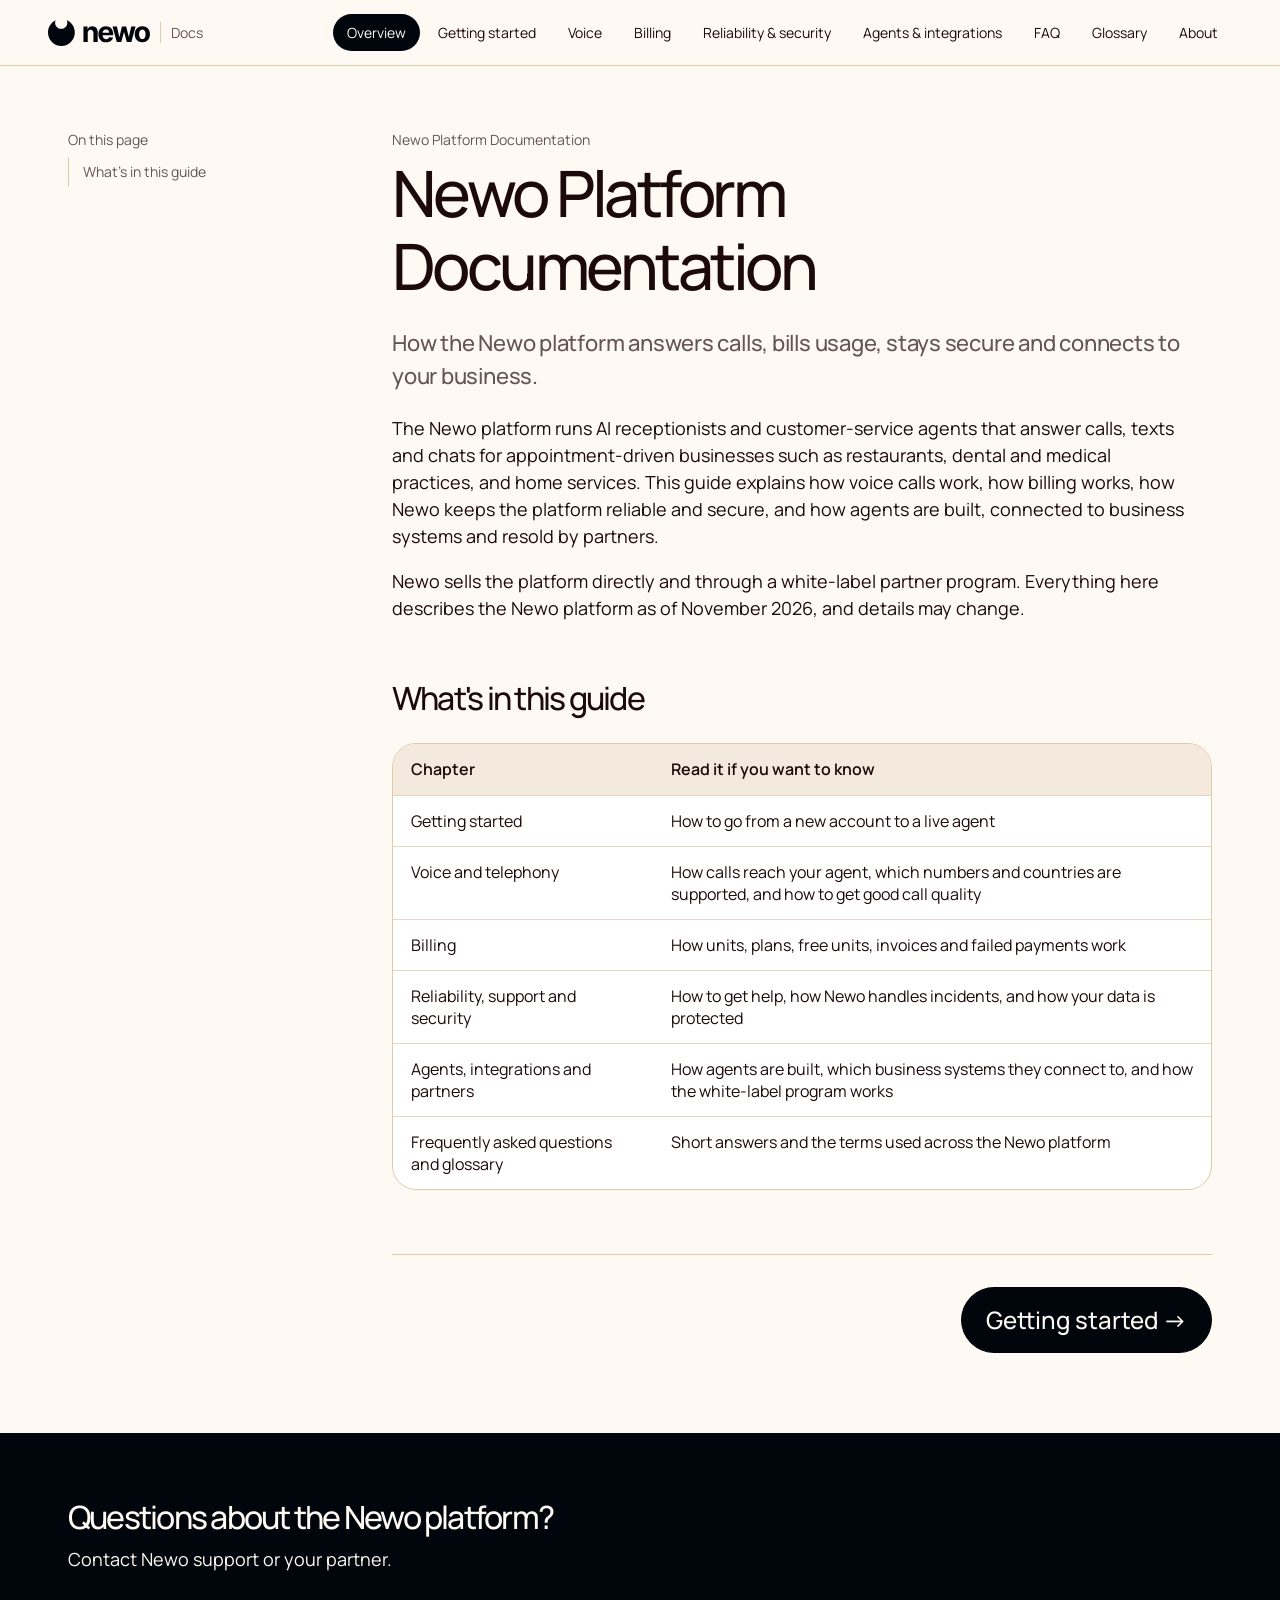
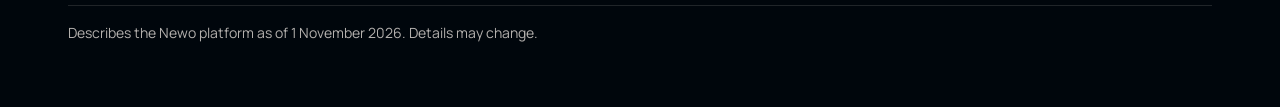
<file: docs/index.html>
<!doctype html>
<html lang="en">
<head>
<meta charset="utf-8">
<meta name="viewport" content="width=device-width, initial-scale=1">
<title>Overview · Newo Platform Documentation</title>
<meta name="description" content="The Newo platform runs AI receptionists and customer-service agents that answer calls, texts and chats for appointment-driven businesses such as restaurant">
<meta name="robots" content="noindex, nofollow">
<link rel="icon" href="assets/newo-icon.svg" type="image/svg+xml">
<link rel="stylesheet" href="tokens.css">
<link rel="stylesheet" href="site.css">
</head>
<body>
<a class="skip" href="#main">Skip to content</a>
<header class="topnav">
  <a class="brand" href="./" aria-label="Newo docs home"><svg xmlns="http://www.w3.org/2000/svg" viewBox="0 0 856.864 218.505" fill="none" role="img" aria-label="newo" class="logo">
  
  <g transform="translate(0.425293 -8.480470)">
    <path d="M333.543 117.855V193.912H297.446V62.354H331.848V85.5649H333.374C336.255 77.9136 341.084 71.861 347.863 67.4073C354.641 62.8964 362.861 60.641 372.521 60.641C381.559 60.641 389.44 62.6394 396.162 66.6364C402.884 70.6334 408.109 76.3434 411.838 83.7663C415.566 91.1322 417.431 99.9256 417.431 110.146V193.912H381.334V116.655C381.39 108.605 379.356 102.323 375.233 97.8124C371.108 93.2445 365.431 90.9605 358.201 90.9605C353.343 90.9605 349.05 92.0171 345.321 94.1302C341.649 96.2425 338.768 99.3263 336.678 103.38C334.644 107.377 333.599 112.202 333.543 117.855Z" fill="currentColor"/>
    <path d="M487.555 196.481C474.168 196.481 462.644 193.74 452.983 188.258C443.38 182.72 435.98 174.897 430.783 164.79C425.586 154.627 422.988 142.608 422.988 128.732C422.988 115.199 425.586 103.323 430.783 93.1017C435.98 82.8812 443.296 74.9159 452.73 69.2059C462.22 63.496 473.348 60.641 486.115 60.641C494.701 60.641 502.695 62.0399 510.095 64.8378C517.551 67.5785 524.048 71.7182 529.584 77.257C535.176 82.7956 539.526 89.7618 542.633 98.155C545.74 106.492 547.294 116.256 547.294 127.447V137.469H437.392V114.857H513.315C513.315 109.604 512.185 104.95 509.925 100.896C507.665 96.8417 504.531 93.6729 500.52 91.3889C496.566 89.048 491.961 87.8775 486.708 87.8775C481.229 87.8775 476.37 89.1622 472.134 91.7315C467.954 94.2441 464.677 97.6416 462.305 101.924C459.932 106.149 458.717 110.86 458.661 116.056V137.555C458.661 144.064 459.848 149.687 462.22 154.427C464.649 159.166 468.067 162.821 472.472 165.391C476.879 167.959 482.105 169.244 488.148 169.244C492.16 169.244 495.831 168.673 499.164 167.532C502.497 166.389 505.35 164.677 507.722 162.393C510.095 160.109 511.902 157.31 513.145 153.999L546.531 156.226C544.837 164.334 541.362 171.415 536.108 177.467C530.911 183.463 524.189 188.144 515.942 191.513C507.751 194.825 498.289 196.481 487.555 196.481Z" fill="currentColor"/>
    <path d="M577.478 193.912L542.059 62.354H578.58L598.746 150.744H599.933L620.947 62.354H656.789L678.143 150.23H679.245L699.072 62.354H735.508L700.174 193.912H661.958L639.589 111.174H637.979L615.609 193.912H577.478Z" fill="currentColor"/>
    <path d="M792.38 196.481C779.218 196.481 767.836 193.654 758.232 188.002C748.685 182.292 741.314 174.355 736.116 164.191C730.919 153.97 728.32 142.122 728.32 128.646C728.32 115.057 730.919 103.18 736.116 93.0167C741.314 82.7956 748.685 74.8588 758.232 69.2059C767.836 63.496 779.218 60.641 792.38 60.641C805.542 60.641 816.897 63.496 826.443 69.2059C836.046 74.8588 843.447 82.7956 848.644 93.0167C853.841 103.18 856.439 115.057 856.439 128.646C856.439 142.122 853.841 153.97 848.644 164.191C843.447 174.355 836.046 182.292 826.443 188.002C816.897 193.654 805.542 196.481 792.38 196.481ZM792.55 168.217C798.537 168.217 803.537 166.504 807.547 163.078C811.559 159.594 814.581 154.856 816.614 148.86C818.705 142.864 819.749 136.041 819.749 128.39C819.749 120.738 818.705 113.915 816.614 107.919C814.581 101.924 811.559 97.1843 807.547 93.7018C803.537 90.2186 798.537 88.477 792.55 88.477C786.505 88.477 781.421 90.2186 777.298 93.7018C773.23 97.1843 770.151 101.924 768.061 107.919C766.028 113.915 765.011 120.738 765.011 128.39C765.011 136.041 766.028 142.864 768.061 148.86C770.151 154.856 773.23 159.594 777.298 163.078C781.421 166.504 786.505 168.217 792.55 168.217Z" fill="currentColor"/>
    <path fill-rule="evenodd" clip-rule="evenodd" d="M156.886 8.48047C196.916 25.9539 224.931 66.2152 224.931 113.091C224.931 175.992 174.483 226.985 112.253 226.985C50.0225 226.985 -0.425293 175.992 -0.425293 113.091C-0.425293 67.8669 25.6504 28.7995 63.4335 10.4118C60.7269 16.7314 59.2279 23.6984 59.2279 31.0192C59.2279 59.6952 82.2262 82.9418 110.596 82.9418C138.966 82.9418 161.964 59.6952 161.964 31.0192C161.964 23.2306 160.267 15.8426 157.228 9.21207L156.886 8.48047Z" fill="currentColor"/>
  </g>
</svg>
<span>Docs</span></a>
  <button class="menu btn btn--white btn--sm" aria-expanded="false" aria-controls="chapters">Menu</button>
  <nav id="chapters" aria-label="Chapters"><ul><li><a href="./" aria-current=page>Overview</a></li><li><a href="getting-started.html">Getting started</a></li><li><a href="voice.html">Voice</a></li><li><a href="billing.html">Billing</a></li><li><a href="security.html">Reliability & security</a></li><li><a href="agents.html">Agents & integrations</a></li><li><a href="faq.html">FAQ</a></li><li><a href="glossary.html">Glossary</a></li><li><a href="about.html">About</a></li></ul></nav>
</header>
<div class="layout">
  <aside class="toc" aria-label="On this page"><p class="t-eyebrow">On this page</p><ul><li><a href="#what-s-in-this-guide">What's in this guide</a></li></ul></aside>
  <main id="main">
    <article data-chapter="index">
      <p class="t-eyebrow">Newo Platform Documentation</p>
      <h1>Newo Platform Documentation</h1>
      <p class="lead">How the Newo platform answers calls, bills usage, stays secure and connects to your business.</p>
      <p>The Newo platform runs AI receptionists and customer-service agents that answer calls, texts and chats for appointment-driven businesses such as restaurants, dental and medical practices, and home services. This guide explains how voice calls work, how billing works, how Newo keeps the platform reliable and secure, and how agents are built, connected to business systems and resold by partners.</p>
<p>Newo sells the platform directly and through a white-label partner program. Everything here describes the Newo platform as of November 2026, and details may change.</p>
<h3 id="what-s-in-this-guide"><a href="#what-s-in-this-guide">What's in this guide</a></h3>
<div class="table"><table><thead><tr><th>Chapter</th><th>Read it if you want to know</th></tr></thead><tbody><tr><td>Getting started</td><td>How to go from a new account to a live agent</td></tr><tr><td>Voice and telephony</td><td>How calls reach your agent, which numbers and countries are supported, and how to get good call quality</td></tr><tr><td>Billing</td><td>How units, plans, free units, invoices and failed payments work</td></tr><tr><td>Reliability, support and security</td><td>How to get help, how Newo handles incidents, and how your data is protected</td></tr><tr><td>Agents, integrations and partners</td><td>How agents are built, which business systems they connect to, and how the white-label program works</td></tr><tr><td>Frequently asked questions and glossary</td><td>Short answers and the terms used across the Newo platform</td></tr></tbody></table></div>
    </article>
    <nav class="pager" aria-label="Chapters"><span></span><a class="btn btn--filled" href="getting-started.html">Getting started →</a></nav>
  </main>
</div>
<footer class="foot">
  <p class="foot__head">Questions about the Newo platform?</p>
  <p>Contact Newo support or your partner.</p>
  <p class="foot__meta">Describes the Newo platform as of 1 November 2026. Details may change.</p>
</footer>
<script>
const b=document.querySelector('.menu'),n=document.getElementById('chapters');
b.addEventListener('click',()=>{const o=n.classList.toggle('open');b.setAttribute('aria-expanded',o)});
</script>
</body>
</html>
</file>
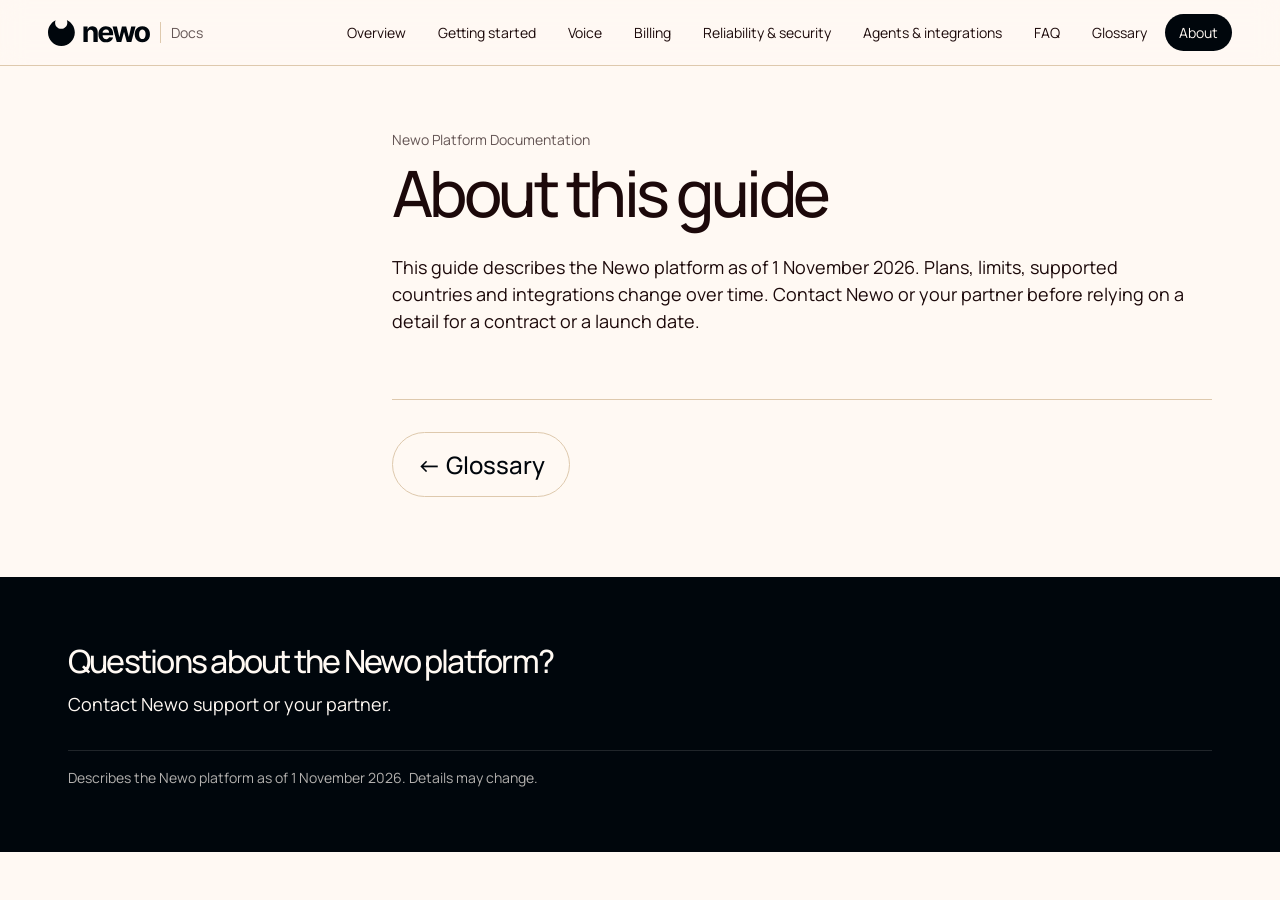
<file: docs/about.html>
<!doctype html>
<html lang="en">
<head>
<meta charset="utf-8">
<meta name="viewport" content="width=device-width, initial-scale=1">
<title>About this guide · Newo Platform Documentation</title>
<meta name="description" content="This guide describes the Newo platform as of 1 November 2026. Plans, limits, supported countries and integrations change over time. Contact Newo or your pa">
<meta name="robots" content="noindex, nofollow">
<link rel="icon" href="assets/newo-icon.svg" type="image/svg+xml">
<link rel="stylesheet" href="tokens.css">
<link rel="stylesheet" href="site.css">
</head>
<body>
<a class="skip" href="#main">Skip to content</a>
<header class="topnav">
  <a class="brand" href="./" aria-label="Newo docs home"><svg xmlns="http://www.w3.org/2000/svg" viewBox="0 0 856.864 218.505" fill="none" role="img" aria-label="newo" class="logo">
  
  <g transform="translate(0.425293 -8.480470)">
    <path d="M333.543 117.855V193.912H297.446V62.354H331.848V85.5649H333.374C336.255 77.9136 341.084 71.861 347.863 67.4073C354.641 62.8964 362.861 60.641 372.521 60.641C381.559 60.641 389.44 62.6394 396.162 66.6364C402.884 70.6334 408.109 76.3434 411.838 83.7663C415.566 91.1322 417.431 99.9256 417.431 110.146V193.912H381.334V116.655C381.39 108.605 379.356 102.323 375.233 97.8124C371.108 93.2445 365.431 90.9605 358.201 90.9605C353.343 90.9605 349.05 92.0171 345.321 94.1302C341.649 96.2425 338.768 99.3263 336.678 103.38C334.644 107.377 333.599 112.202 333.543 117.855Z" fill="currentColor"/>
    <path d="M487.555 196.481C474.168 196.481 462.644 193.74 452.983 188.258C443.38 182.72 435.98 174.897 430.783 164.79C425.586 154.627 422.988 142.608 422.988 128.732C422.988 115.199 425.586 103.323 430.783 93.1017C435.98 82.8812 443.296 74.9159 452.73 69.2059C462.22 63.496 473.348 60.641 486.115 60.641C494.701 60.641 502.695 62.0399 510.095 64.8378C517.551 67.5785 524.048 71.7182 529.584 77.257C535.176 82.7956 539.526 89.7618 542.633 98.155C545.74 106.492 547.294 116.256 547.294 127.447V137.469H437.392V114.857H513.315C513.315 109.604 512.185 104.95 509.925 100.896C507.665 96.8417 504.531 93.6729 500.52 91.3889C496.566 89.048 491.961 87.8775 486.708 87.8775C481.229 87.8775 476.37 89.1622 472.134 91.7315C467.954 94.2441 464.677 97.6416 462.305 101.924C459.932 106.149 458.717 110.86 458.661 116.056V137.555C458.661 144.064 459.848 149.687 462.22 154.427C464.649 159.166 468.067 162.821 472.472 165.391C476.879 167.959 482.105 169.244 488.148 169.244C492.16 169.244 495.831 168.673 499.164 167.532C502.497 166.389 505.35 164.677 507.722 162.393C510.095 160.109 511.902 157.31 513.145 153.999L546.531 156.226C544.837 164.334 541.362 171.415 536.108 177.467C530.911 183.463 524.189 188.144 515.942 191.513C507.751 194.825 498.289 196.481 487.555 196.481Z" fill="currentColor"/>
    <path d="M577.478 193.912L542.059 62.354H578.58L598.746 150.744H599.933L620.947 62.354H656.789L678.143 150.23H679.245L699.072 62.354H735.508L700.174 193.912H661.958L639.589 111.174H637.979L615.609 193.912H577.478Z" fill="currentColor"/>
    <path d="M792.38 196.481C779.218 196.481 767.836 193.654 758.232 188.002C748.685 182.292 741.314 174.355 736.116 164.191C730.919 153.97 728.32 142.122 728.32 128.646C728.32 115.057 730.919 103.18 736.116 93.0167C741.314 82.7956 748.685 74.8588 758.232 69.2059C767.836 63.496 779.218 60.641 792.38 60.641C805.542 60.641 816.897 63.496 826.443 69.2059C836.046 74.8588 843.447 82.7956 848.644 93.0167C853.841 103.18 856.439 115.057 856.439 128.646C856.439 142.122 853.841 153.97 848.644 164.191C843.447 174.355 836.046 182.292 826.443 188.002C816.897 193.654 805.542 196.481 792.38 196.481ZM792.55 168.217C798.537 168.217 803.537 166.504 807.547 163.078C811.559 159.594 814.581 154.856 816.614 148.86C818.705 142.864 819.749 136.041 819.749 128.39C819.749 120.738 818.705 113.915 816.614 107.919C814.581 101.924 811.559 97.1843 807.547 93.7018C803.537 90.2186 798.537 88.477 792.55 88.477C786.505 88.477 781.421 90.2186 777.298 93.7018C773.23 97.1843 770.151 101.924 768.061 107.919C766.028 113.915 765.011 120.738 765.011 128.39C765.011 136.041 766.028 142.864 768.061 148.86C770.151 154.856 773.23 159.594 777.298 163.078C781.421 166.504 786.505 168.217 792.55 168.217Z" fill="currentColor"/>
    <path fill-rule="evenodd" clip-rule="evenodd" d="M156.886 8.48047C196.916 25.9539 224.931 66.2152 224.931 113.091C224.931 175.992 174.483 226.985 112.253 226.985C50.0225 226.985 -0.425293 175.992 -0.425293 113.091C-0.425293 67.8669 25.6504 28.7995 63.4335 10.4118C60.7269 16.7314 59.2279 23.6984 59.2279 31.0192C59.2279 59.6952 82.2262 82.9418 110.596 82.9418C138.966 82.9418 161.964 59.6952 161.964 31.0192C161.964 23.2306 160.267 15.8426 157.228 9.21207L156.886 8.48047Z" fill="currentColor"/>
  </g>
</svg>
<span>Docs</span></a>
  <button class="menu btn btn--white btn--sm" aria-expanded="false" aria-controls="chapters">Menu</button>
  <nav id="chapters" aria-label="Chapters"><ul><li><a href="./">Overview</a></li><li><a href="getting-started.html">Getting started</a></li><li><a href="voice.html">Voice</a></li><li><a href="billing.html">Billing</a></li><li><a href="security.html">Reliability & security</a></li><li><a href="agents.html">Agents & integrations</a></li><li><a href="faq.html">FAQ</a></li><li><a href="glossary.html">Glossary</a></li><li><a href="about.html" aria-current=page>About</a></li></ul></nav>
</header>
<div class="layout">
  <aside class="toc" aria-label="On this page"></aside>
  <main id="main">
    <article data-chapter="about">
      <p class="t-eyebrow">Newo Platform Documentation</p>
      <h1>About this guide</h1>
      
      <p>This guide describes the Newo platform as of 1 November 2026. Plans, limits, supported countries and integrations change over time. Contact Newo or your partner before relying on a detail for a contract or a launch date.</p>
    </article>
    <nav class="pager" aria-label="Chapters"><a class="btn btn--white" href="glossary.html">← Glossary</a></nav>
  </main>
</div>
<footer class="foot">
  <p class="foot__head">Questions about the Newo platform?</p>
  <p>Contact Newo support or your partner.</p>
  <p class="foot__meta">Describes the Newo platform as of 1 November 2026. Details may change.</p>
</footer>
<script>
const b=document.querySelector('.menu'),n=document.getElementById('chapters');
b.addEventListener('click',()=>{const o=n.classList.toggle('open');b.setAttribute('aria-expanded',o)});
</script>
</body>
</html>
</file>
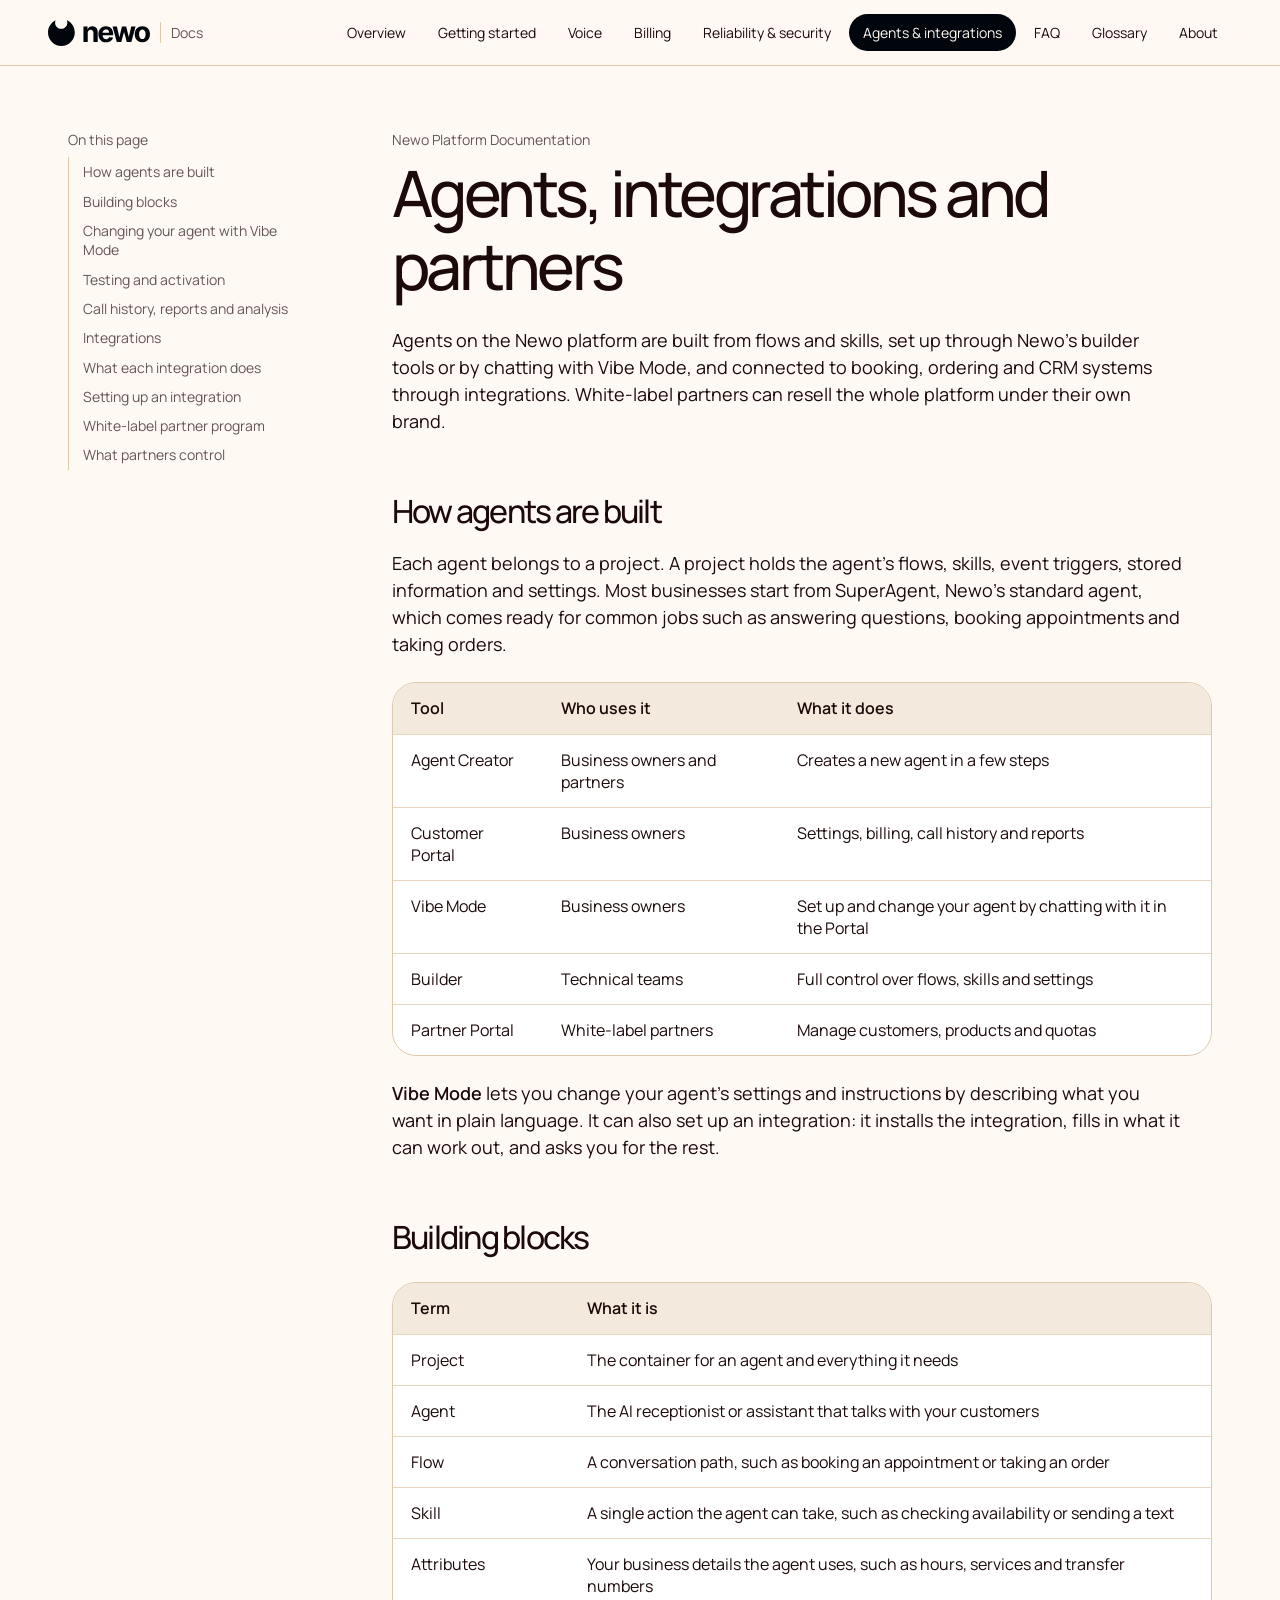
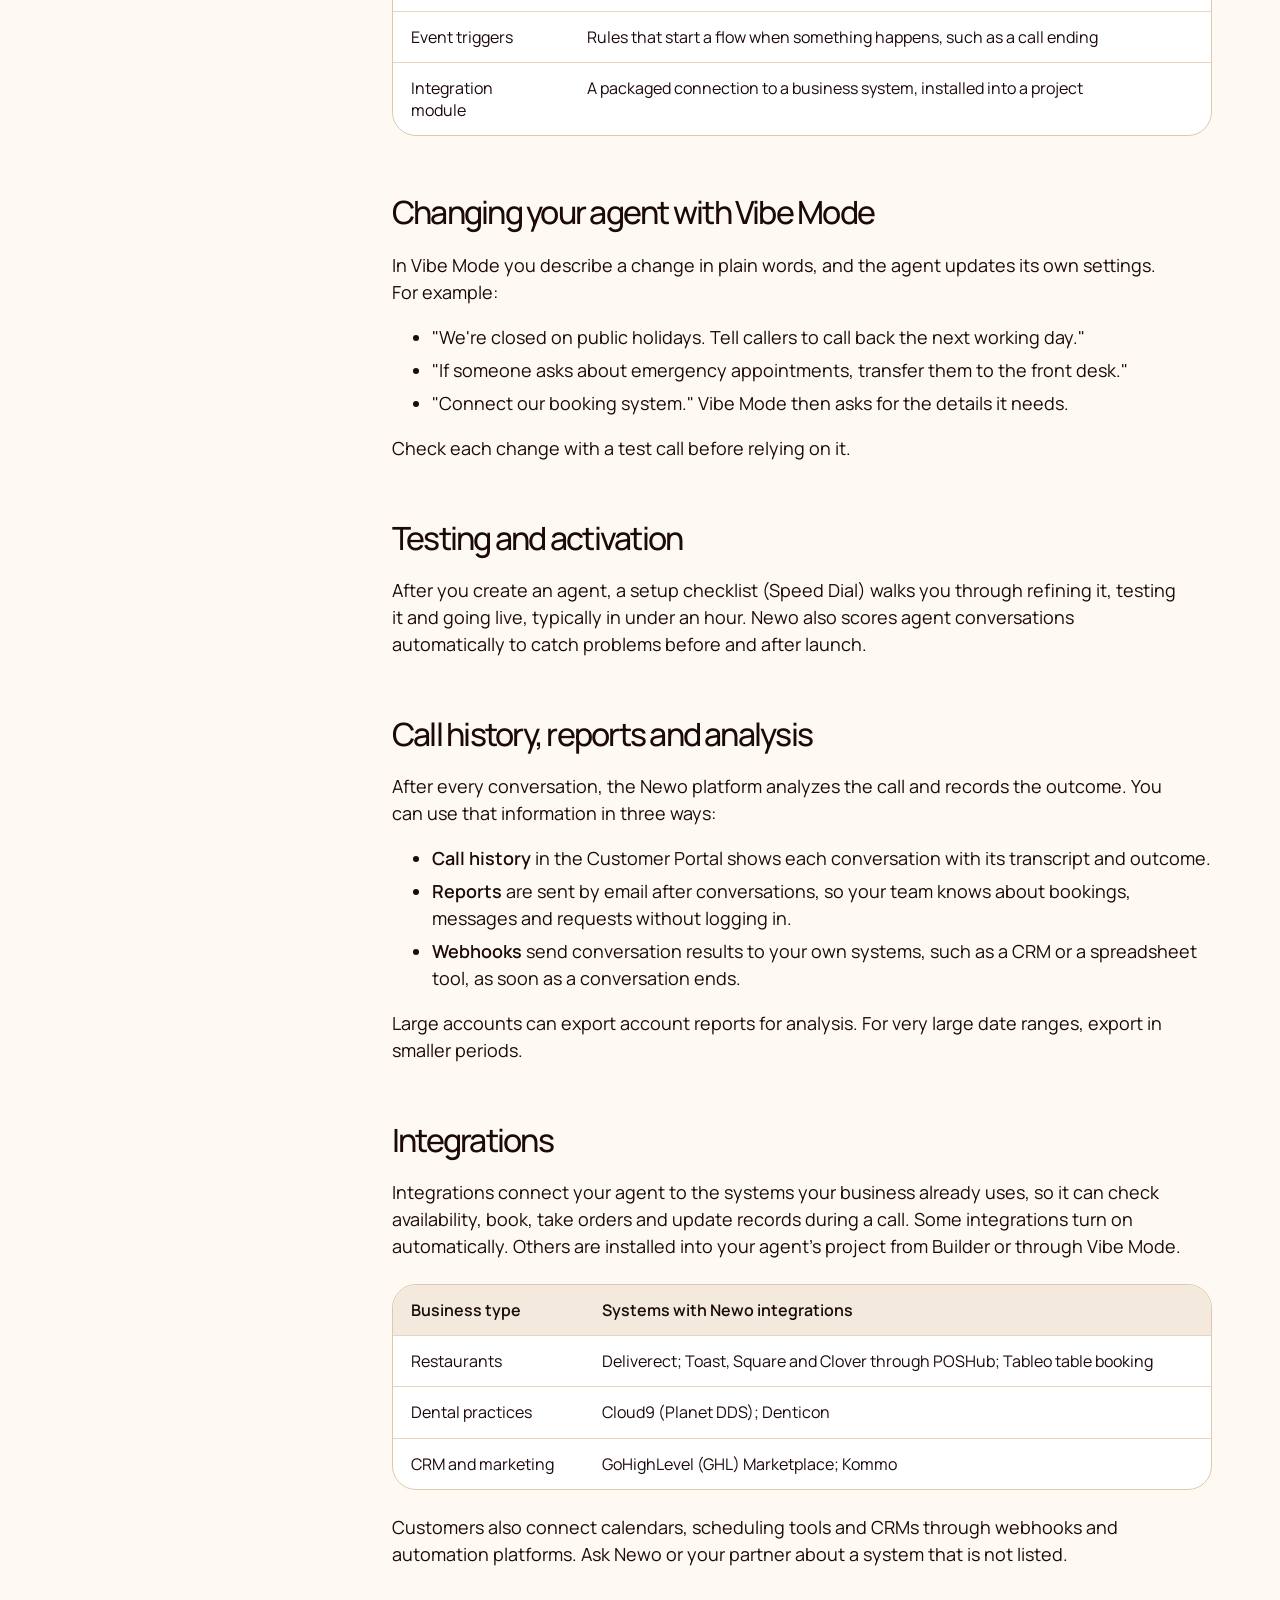
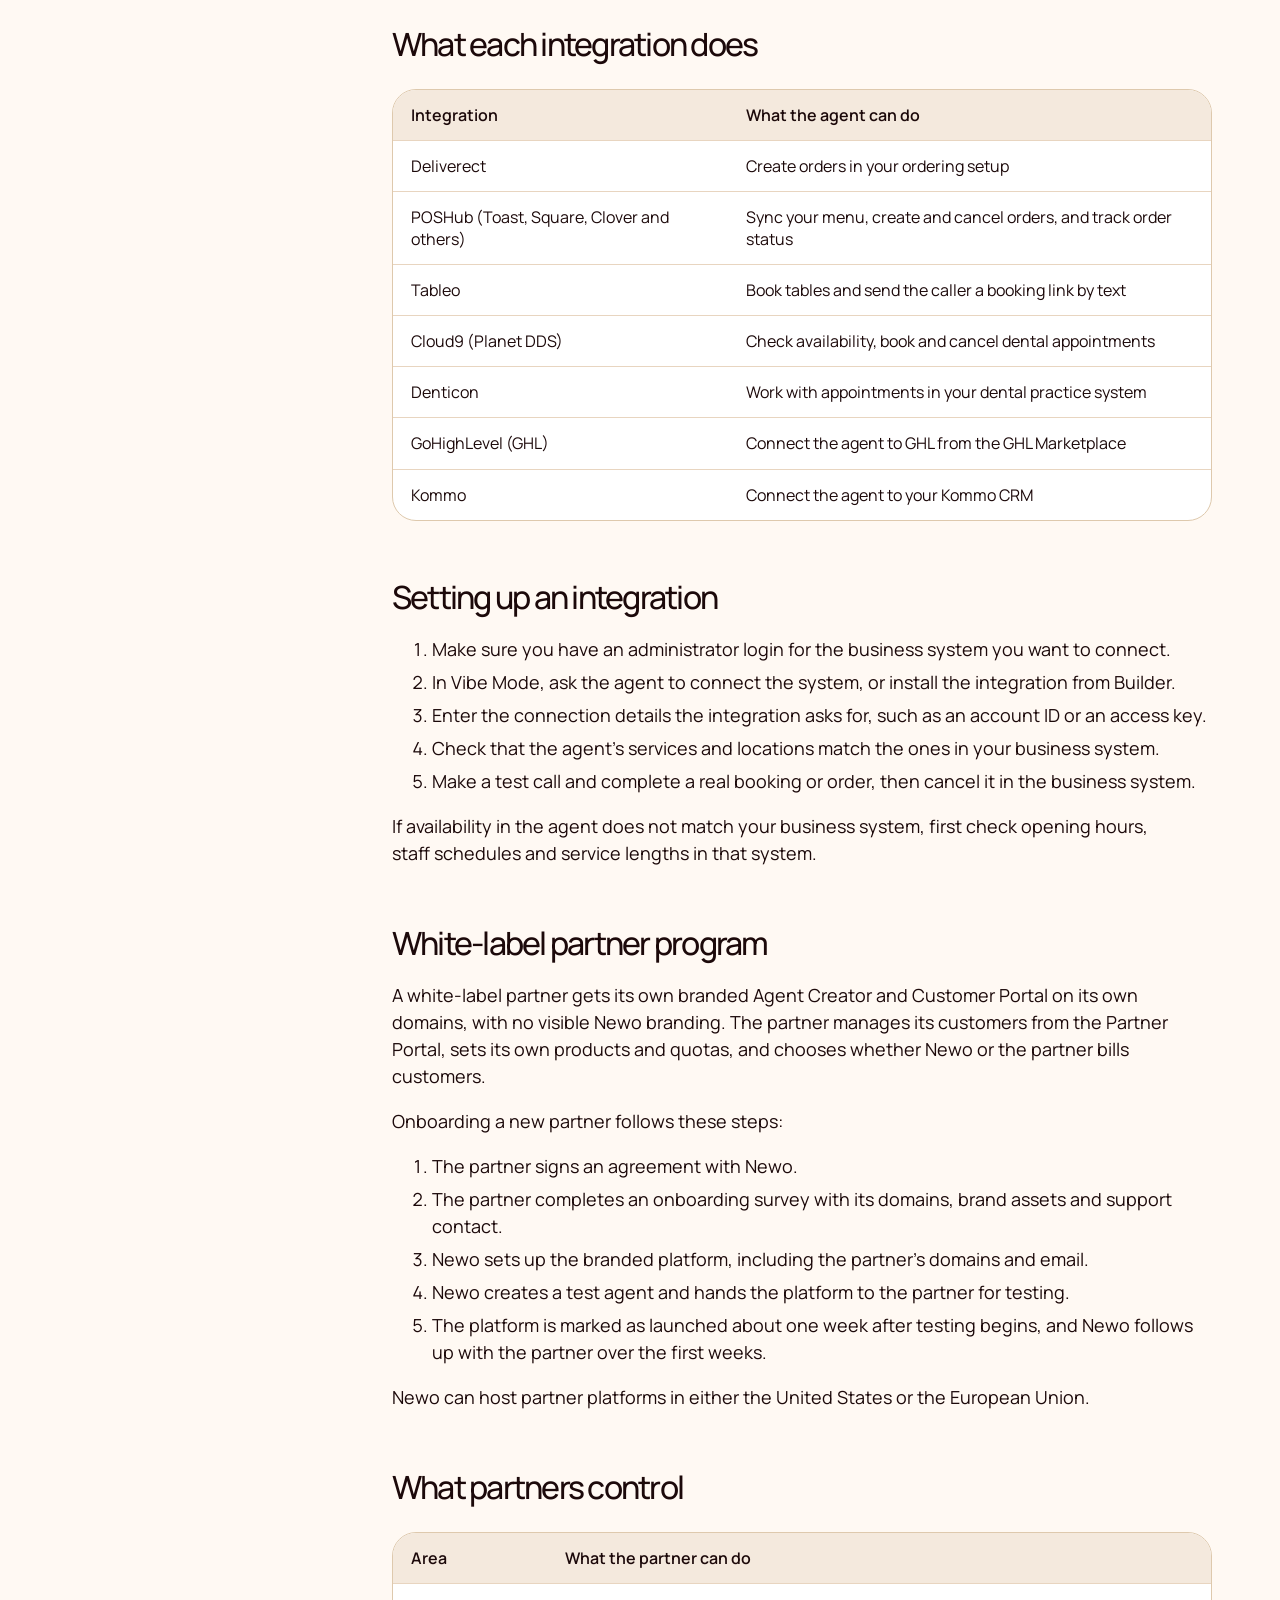
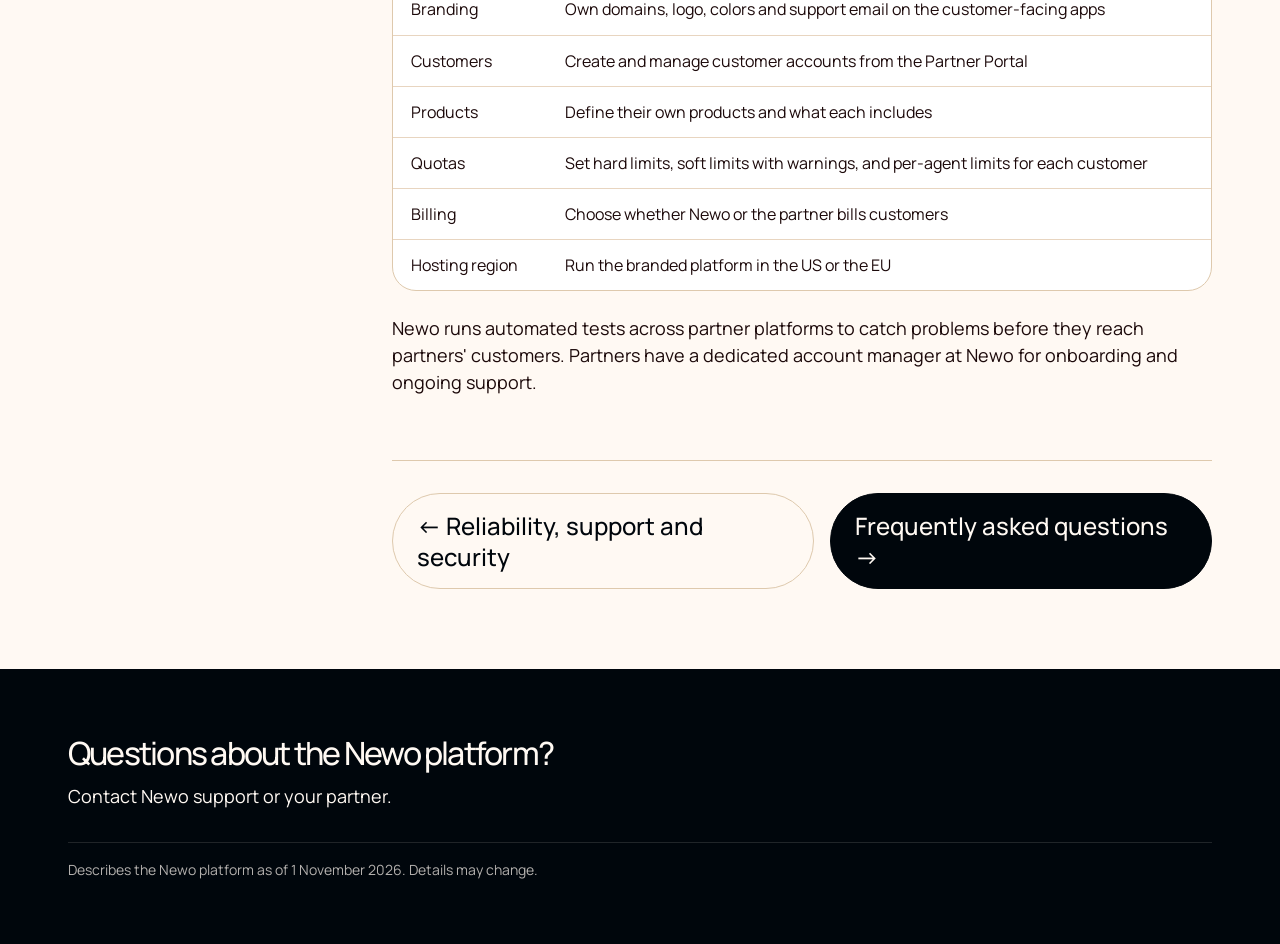
<file: docs/agents.html>
<!doctype html>
<html lang="en">
<head>
<meta charset="utf-8">
<meta name="viewport" content="width=device-width, initial-scale=1">
<title>Agents, integrations and partners · Newo Platform Documentation</title>
<meta name="description" content="Agents on the Newo platform are built from flows and skills, set up through Newo&#x27;s builder tools or by chatting with Vibe Mode, and connected to booking, o">
<meta name="robots" content="noindex, nofollow">
<link rel="icon" href="assets/newo-icon.svg" type="image/svg+xml">
<link rel="stylesheet" href="tokens.css">
<link rel="stylesheet" href="site.css">
</head>
<body>
<a class="skip" href="#main">Skip to content</a>
<header class="topnav">
  <a class="brand" href="./" aria-label="Newo docs home"><svg xmlns="http://www.w3.org/2000/svg" viewBox="0 0 856.864 218.505" fill="none" role="img" aria-label="newo" class="logo">
  
  <g transform="translate(0.425293 -8.480470)">
    <path d="M333.543 117.855V193.912H297.446V62.354H331.848V85.5649H333.374C336.255 77.9136 341.084 71.861 347.863 67.4073C354.641 62.8964 362.861 60.641 372.521 60.641C381.559 60.641 389.44 62.6394 396.162 66.6364C402.884 70.6334 408.109 76.3434 411.838 83.7663C415.566 91.1322 417.431 99.9256 417.431 110.146V193.912H381.334V116.655C381.39 108.605 379.356 102.323 375.233 97.8124C371.108 93.2445 365.431 90.9605 358.201 90.9605C353.343 90.9605 349.05 92.0171 345.321 94.1302C341.649 96.2425 338.768 99.3263 336.678 103.38C334.644 107.377 333.599 112.202 333.543 117.855Z" fill="currentColor"/>
    <path d="M487.555 196.481C474.168 196.481 462.644 193.74 452.983 188.258C443.38 182.72 435.98 174.897 430.783 164.79C425.586 154.627 422.988 142.608 422.988 128.732C422.988 115.199 425.586 103.323 430.783 93.1017C435.98 82.8812 443.296 74.9159 452.73 69.2059C462.22 63.496 473.348 60.641 486.115 60.641C494.701 60.641 502.695 62.0399 510.095 64.8378C517.551 67.5785 524.048 71.7182 529.584 77.257C535.176 82.7956 539.526 89.7618 542.633 98.155C545.74 106.492 547.294 116.256 547.294 127.447V137.469H437.392V114.857H513.315C513.315 109.604 512.185 104.95 509.925 100.896C507.665 96.8417 504.531 93.6729 500.52 91.3889C496.566 89.048 491.961 87.8775 486.708 87.8775C481.229 87.8775 476.37 89.1622 472.134 91.7315C467.954 94.2441 464.677 97.6416 462.305 101.924C459.932 106.149 458.717 110.86 458.661 116.056V137.555C458.661 144.064 459.848 149.687 462.22 154.427C464.649 159.166 468.067 162.821 472.472 165.391C476.879 167.959 482.105 169.244 488.148 169.244C492.16 169.244 495.831 168.673 499.164 167.532C502.497 166.389 505.35 164.677 507.722 162.393C510.095 160.109 511.902 157.31 513.145 153.999L546.531 156.226C544.837 164.334 541.362 171.415 536.108 177.467C530.911 183.463 524.189 188.144 515.942 191.513C507.751 194.825 498.289 196.481 487.555 196.481Z" fill="currentColor"/>
    <path d="M577.478 193.912L542.059 62.354H578.58L598.746 150.744H599.933L620.947 62.354H656.789L678.143 150.23H679.245L699.072 62.354H735.508L700.174 193.912H661.958L639.589 111.174H637.979L615.609 193.912H577.478Z" fill="currentColor"/>
    <path d="M792.38 196.481C779.218 196.481 767.836 193.654 758.232 188.002C748.685 182.292 741.314 174.355 736.116 164.191C730.919 153.97 728.32 142.122 728.32 128.646C728.32 115.057 730.919 103.18 736.116 93.0167C741.314 82.7956 748.685 74.8588 758.232 69.2059C767.836 63.496 779.218 60.641 792.38 60.641C805.542 60.641 816.897 63.496 826.443 69.2059C836.046 74.8588 843.447 82.7956 848.644 93.0167C853.841 103.18 856.439 115.057 856.439 128.646C856.439 142.122 853.841 153.97 848.644 164.191C843.447 174.355 836.046 182.292 826.443 188.002C816.897 193.654 805.542 196.481 792.38 196.481ZM792.55 168.217C798.537 168.217 803.537 166.504 807.547 163.078C811.559 159.594 814.581 154.856 816.614 148.86C818.705 142.864 819.749 136.041 819.749 128.39C819.749 120.738 818.705 113.915 816.614 107.919C814.581 101.924 811.559 97.1843 807.547 93.7018C803.537 90.2186 798.537 88.477 792.55 88.477C786.505 88.477 781.421 90.2186 777.298 93.7018C773.23 97.1843 770.151 101.924 768.061 107.919C766.028 113.915 765.011 120.738 765.011 128.39C765.011 136.041 766.028 142.864 768.061 148.86C770.151 154.856 773.23 159.594 777.298 163.078C781.421 166.504 786.505 168.217 792.55 168.217Z" fill="currentColor"/>
    <path fill-rule="evenodd" clip-rule="evenodd" d="M156.886 8.48047C196.916 25.9539 224.931 66.2152 224.931 113.091C224.931 175.992 174.483 226.985 112.253 226.985C50.0225 226.985 -0.425293 175.992 -0.425293 113.091C-0.425293 67.8669 25.6504 28.7995 63.4335 10.4118C60.7269 16.7314 59.2279 23.6984 59.2279 31.0192C59.2279 59.6952 82.2262 82.9418 110.596 82.9418C138.966 82.9418 161.964 59.6952 161.964 31.0192C161.964 23.2306 160.267 15.8426 157.228 9.21207L156.886 8.48047Z" fill="currentColor"/>
  </g>
</svg>
<span>Docs</span></a>
  <button class="menu btn btn--white btn--sm" aria-expanded="false" aria-controls="chapters">Menu</button>
  <nav id="chapters" aria-label="Chapters"><ul><li><a href="./">Overview</a></li><li><a href="getting-started.html">Getting started</a></li><li><a href="voice.html">Voice</a></li><li><a href="billing.html">Billing</a></li><li><a href="security.html">Reliability & security</a></li><li><a href="agents.html" aria-current=page>Agents & integrations</a></li><li><a href="faq.html">FAQ</a></li><li><a href="glossary.html">Glossary</a></li><li><a href="about.html">About</a></li></ul></nav>
</header>
<div class="layout">
  <aside class="toc" aria-label="On this page"><p class="t-eyebrow">On this page</p><ul><li><a href="#how-agents-are-built">How agents are built</a></li><li><a href="#building-blocks">Building blocks</a></li><li><a href="#changing-your-agent-with-vibe-mode">Changing your agent with Vibe Mode</a></li><li><a href="#testing-and-activation">Testing and activation</a></li><li><a href="#call-history-reports-and-analysis">Call history, reports and analysis</a></li><li><a href="#integrations">Integrations</a></li><li><a href="#what-each-integration-does">What each integration does</a></li><li><a href="#setting-up-an-integration">Setting up an integration</a></li><li><a href="#white-label-partner-program">White-label partner program</a></li><li><a href="#what-partners-control">What partners control</a></li></ul></aside>
  <main id="main">
    <article data-chapter="agents">
      <p class="t-eyebrow">Newo Platform Documentation</p>
      <h1>Agents, integrations and partners</h1>
      
      <p>Agents on the Newo platform are built from flows and skills, set up through Newo's builder tools or by chatting with Vibe Mode, and connected to booking, ordering and CRM systems through integrations. White-label partners can resell the whole platform under their own brand.</p>
<h3 id="how-agents-are-built"><a href="#how-agents-are-built">How agents are built</a></h3>
<p>Each agent belongs to a project. A project holds the agent's flows, skills, event triggers, stored information and settings. Most businesses start from SuperAgent, Newo's standard agent, which comes ready for common jobs such as answering questions, booking appointments and taking orders.</p>
<div class="table"><table><thead><tr><th>Tool</th><th>Who uses it</th><th>What it does</th></tr></thead><tbody><tr><td>Agent Creator</td><td>Business owners and partners</td><td>Creates a new agent in a few steps</td></tr><tr><td>Customer Portal</td><td>Business owners</td><td>Settings, billing, call history and reports</td></tr><tr><td>Vibe Mode</td><td>Business owners</td><td>Set up and change your agent by chatting with it in the Portal</td></tr><tr><td>Builder</td><td>Technical teams</td><td>Full control over flows, skills and settings</td></tr><tr><td>Partner Portal</td><td>White-label partners</td><td>Manage customers, products and quotas</td></tr></tbody></table></div>
<p><strong>Vibe Mode</strong> lets you change your agent's settings and instructions by describing what you want in plain language. It can also set up an integration: it installs the integration, fills in what it can work out, and asks you for the rest.</p>
<h3 id="building-blocks"><a href="#building-blocks">Building blocks</a></h3>
<div class="table"><table><thead><tr><th>Term</th><th>What it is</th></tr></thead><tbody><tr><td>Project</td><td>The container for an agent and everything it needs</td></tr><tr><td>Agent</td><td>The AI receptionist or assistant that talks with your customers</td></tr><tr><td>Flow</td><td>A conversation path, such as booking an appointment or taking an order</td></tr><tr><td>Skill</td><td>A single action the agent can take, such as checking availability or sending a text</td></tr><tr><td>Attributes</td><td>Your business details the agent uses, such as hours, services and transfer numbers</td></tr><tr><td>Event triggers</td><td>Rules that start a flow when something happens, such as a call ending</td></tr><tr><td>Integration module</td><td>A packaged connection to a business system, installed into a project</td></tr></tbody></table></div>
<h3 id="changing-your-agent-with-vibe-mode"><a href="#changing-your-agent-with-vibe-mode">Changing your agent with Vibe Mode</a></h3>
<p>In Vibe Mode you describe a change in plain words, and the agent updates its own settings. For example:</p>
<ul><li>"We're closed on public holidays. Tell callers to call back the next working day."</li><li>"If someone asks about emergency appointments, transfer them to the front desk."</li><li>"Connect our booking system." Vibe Mode then asks for the details it needs.</li></ul>
<p>Check each change with a test call before relying on it.</p>
<h3 id="testing-and-activation"><a href="#testing-and-activation">Testing and activation</a></h3>
<p>After you create an agent, a setup checklist (Speed Dial) walks you through refining it, testing it and going live, typically in under an hour. Newo also scores agent conversations automatically to catch problems before and after launch.</p>
<h3 id="call-history-reports-and-analysis"><a href="#call-history-reports-and-analysis">Call history, reports and analysis</a></h3>
<p>After every conversation, the Newo platform analyzes the call and records the outcome. You can use that information in three ways:</p>
<ul><li><strong>Call history</strong> in the Customer Portal shows each conversation with its transcript and outcome.</li><li><strong>Reports</strong> are sent by email after conversations, so your team knows about bookings, messages and requests without logging in.</li><li><strong>Webhooks</strong> send conversation results to your own systems, such as a CRM or a spreadsheet tool, as soon as a conversation ends.</li></ul>
<p>Large accounts can export account reports for analysis. For very large date ranges, export in smaller periods.</p>
<h3 id="integrations"><a href="#integrations">Integrations</a></h3>
<p>Integrations connect your agent to the systems your business already uses, so it can check availability, book, take orders and update records during a call. Some integrations turn on automatically. Others are installed into your agent's project from Builder or through Vibe Mode.</p>
<div class="table"><table><thead><tr><th>Business type</th><th>Systems with Newo integrations</th></tr></thead><tbody><tr><td>Restaurants</td><td>Deliverect; Toast, Square and Clover through POSHub; Tableo table booking</td></tr><tr><td>Dental practices</td><td>Cloud9 (Planet DDS); Denticon</td></tr><tr><td>CRM and marketing</td><td>GoHighLevel (GHL) Marketplace; Kommo</td></tr></tbody></table></div>
<p>Customers also connect calendars, scheduling tools and CRMs through webhooks and automation platforms. Ask Newo or your partner about a system that is not listed.</p>
<h3 id="what-each-integration-does"><a href="#what-each-integration-does">What each integration does</a></h3>
<div class="table"><table><thead><tr><th>Integration</th><th>What the agent can do</th></tr></thead><tbody><tr><td>Deliverect</td><td>Create orders in your ordering setup</td></tr><tr><td>POSHub (Toast, Square, Clover and others)</td><td>Sync your menu, create and cancel orders, and track order status</td></tr><tr><td>Tableo</td><td>Book tables and send the caller a booking link by text</td></tr><tr><td>Cloud9 (Planet DDS)</td><td>Check availability, book and cancel dental appointments</td></tr><tr><td>Denticon</td><td>Work with appointments in your dental practice system</td></tr><tr><td>GoHighLevel (GHL)</td><td>Connect the agent to GHL from the GHL Marketplace</td></tr><tr><td>Kommo</td><td>Connect the agent to your Kommo CRM</td></tr></tbody></table></div>
<h3 id="setting-up-an-integration"><a href="#setting-up-an-integration">Setting up an integration</a></h3>
<ol><li>Make sure you have an administrator login for the business system you want to connect.</li><li>In Vibe Mode, ask the agent to connect the system, or install the integration from Builder.</li><li>Enter the connection details the integration asks for, such as an account ID or an access key.</li><li>Check that the agent's services and locations match the ones in your business system.</li><li>Make a test call and complete a real booking or order, then cancel it in the business system.</li></ol>
<p>If availability in the agent does not match your business system, first check opening hours, staff schedules and service lengths in that system.</p>
<h3 id="white-label-partner-program"><a href="#white-label-partner-program">White-label partner program</a></h3>
<p>A white-label partner gets its own branded Agent Creator and Customer Portal on its own domains, with no visible Newo branding. The partner manages its customers from the Partner Portal, sets its own products and quotas, and chooses whether Newo or the partner bills customers.</p>
<p>Onboarding a new partner follows these steps:</p>
<ol><li>The partner signs an agreement with Newo.</li><li>The partner completes an onboarding survey with its domains, brand assets and support contact.</li><li>Newo sets up the branded platform, including the partner's domains and email.</li><li>Newo creates a test agent and hands the platform to the partner for testing.</li><li>The platform is marked as launched about one week after testing begins, and Newo follows up with the partner over the first weeks.</li></ol>
<p>Newo can host partner platforms in either the United States or the European Union.</p>
<h3 id="what-partners-control"><a href="#what-partners-control">What partners control</a></h3>
<div class="table"><table><thead><tr><th>Area</th><th>What the partner can do</th></tr></thead><tbody><tr><td>Branding</td><td>Own domains, logo, colors and support email on the customer-facing apps</td></tr><tr><td>Customers</td><td>Create and manage customer accounts from the Partner Portal</td></tr><tr><td>Products</td><td>Define their own products and what each includes</td></tr><tr><td>Quotas</td><td>Set hard limits, soft limits with warnings, and per-agent limits for each customer</td></tr><tr><td>Billing</td><td>Choose whether Newo or the partner bills customers</td></tr><tr><td>Hosting region</td><td>Run the branded platform in the US or the EU</td></tr></tbody></table></div>
<p>Newo runs automated tests across partner platforms to catch problems before they reach partners' customers. Partners have a dedicated account manager at Newo for onboarding and ongoing support.</p>
    </article>
    <nav class="pager" aria-label="Chapters"><a class="btn btn--white" href="security.html">← Reliability, support and security</a><a class="btn btn--filled" href="faq.html">Frequently asked questions →</a></nav>
  </main>
</div>
<footer class="foot">
  <p class="foot__head">Questions about the Newo platform?</p>
  <p>Contact Newo support or your partner.</p>
  <p class="foot__meta">Describes the Newo platform as of 1 November 2026. Details may change.</p>
</footer>
<script>
const b=document.querySelector('.menu'),n=document.getElementById('chapters');
b.addEventListener('click',()=>{const o=n.classList.toggle('open');b.setAttribute('aria-expanded',o)});
</script>
</body>
</html>
</file>
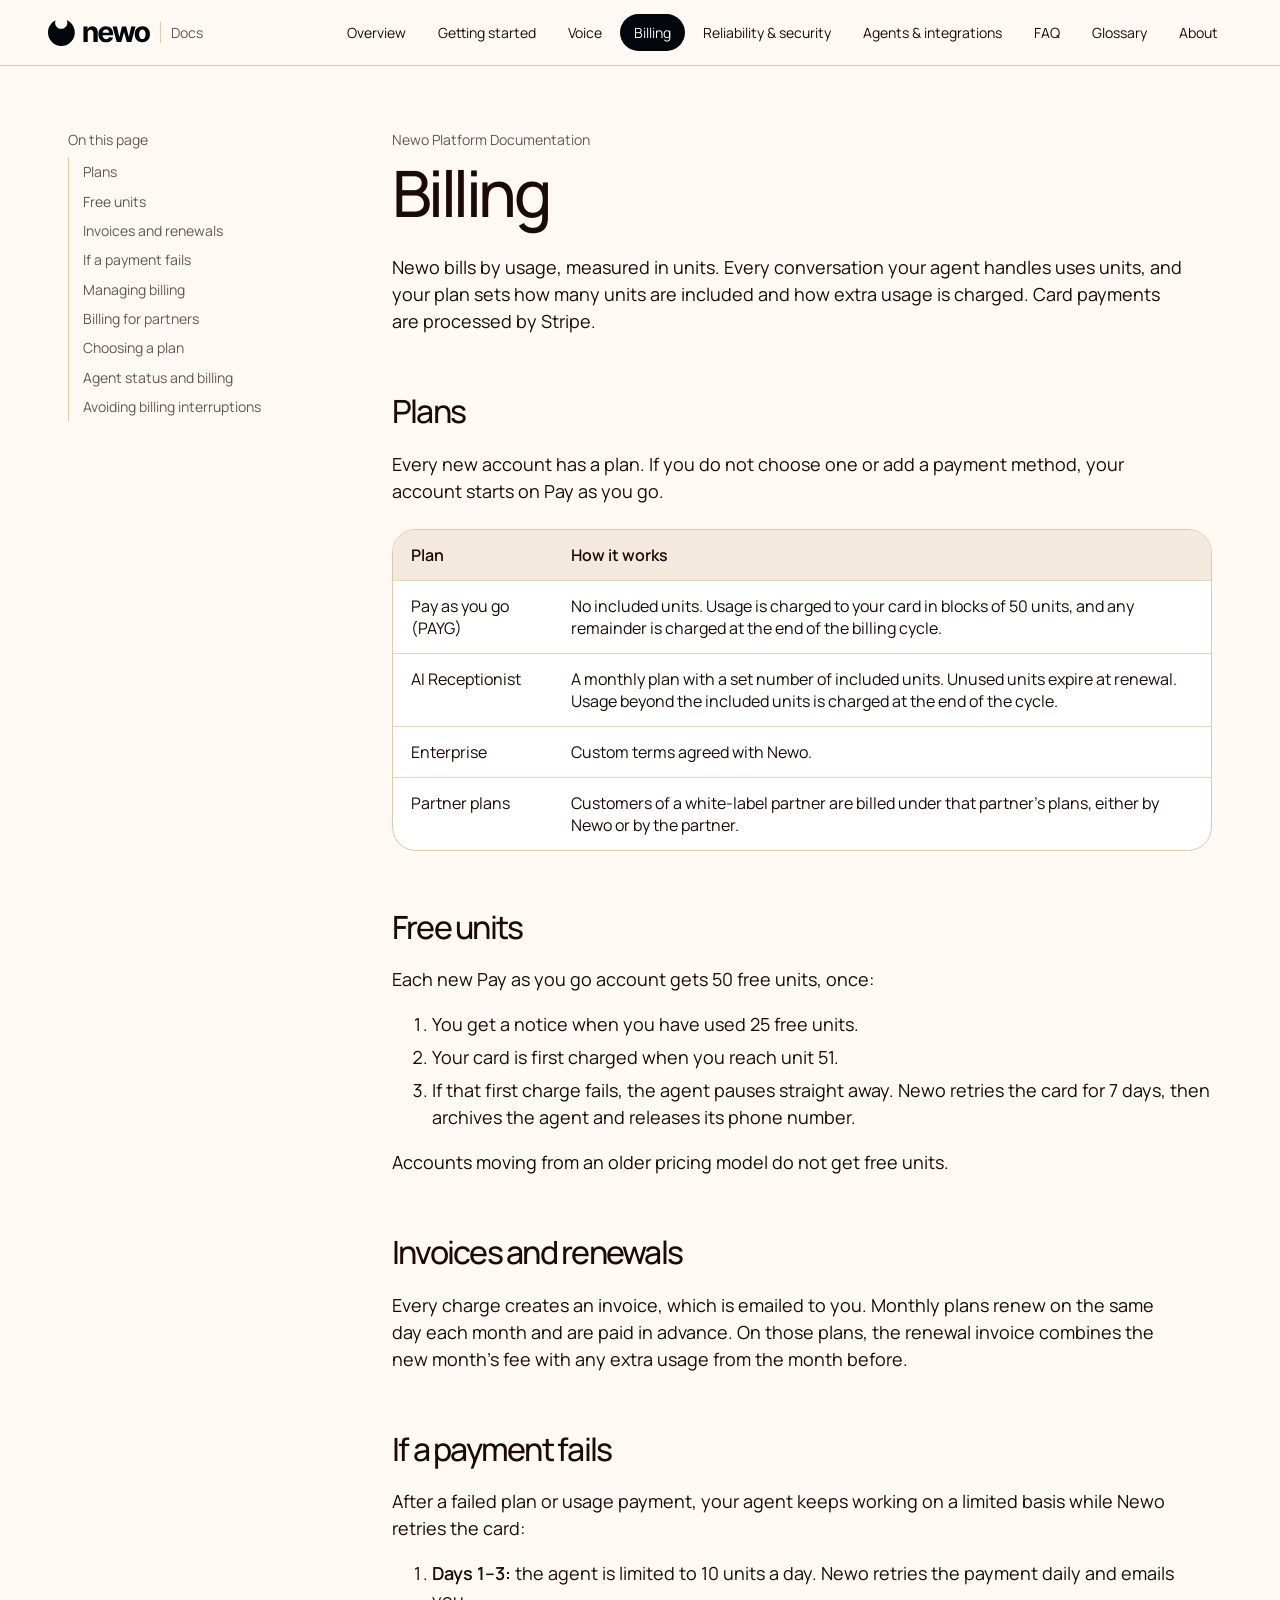
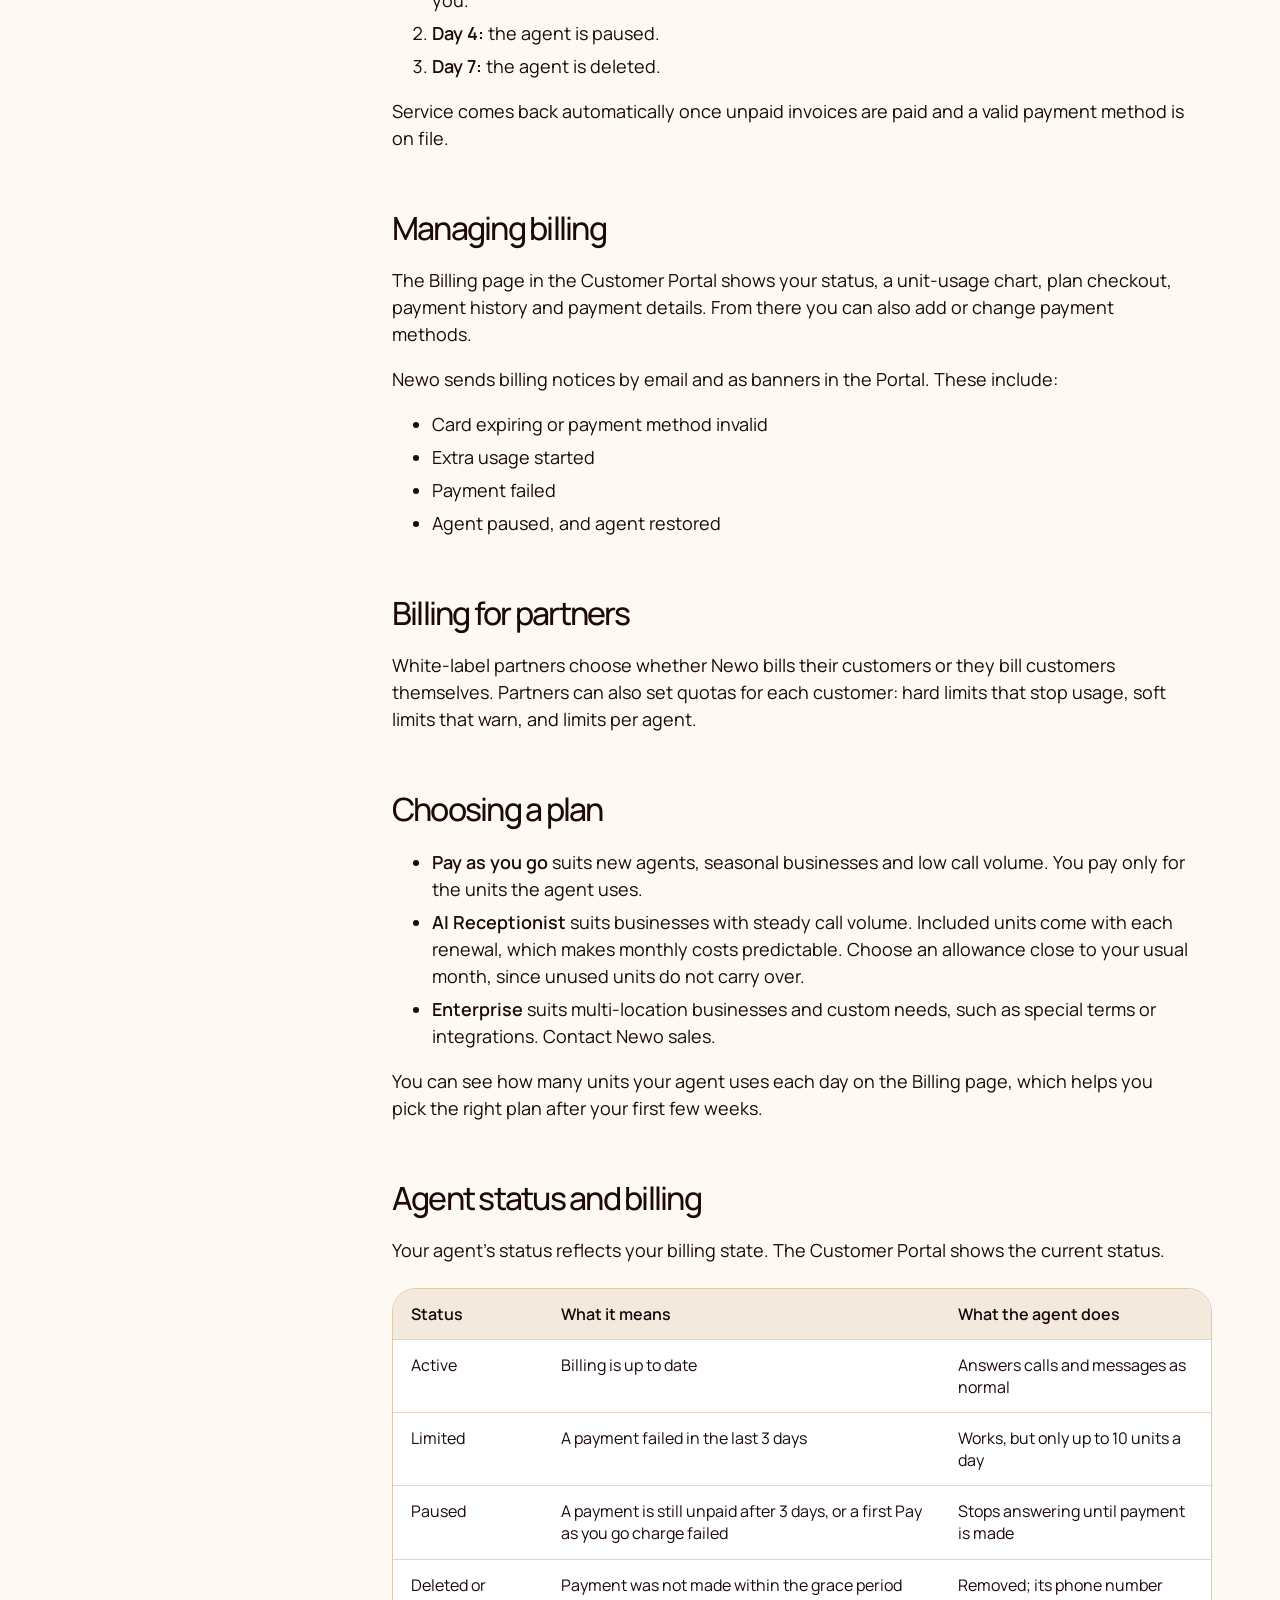
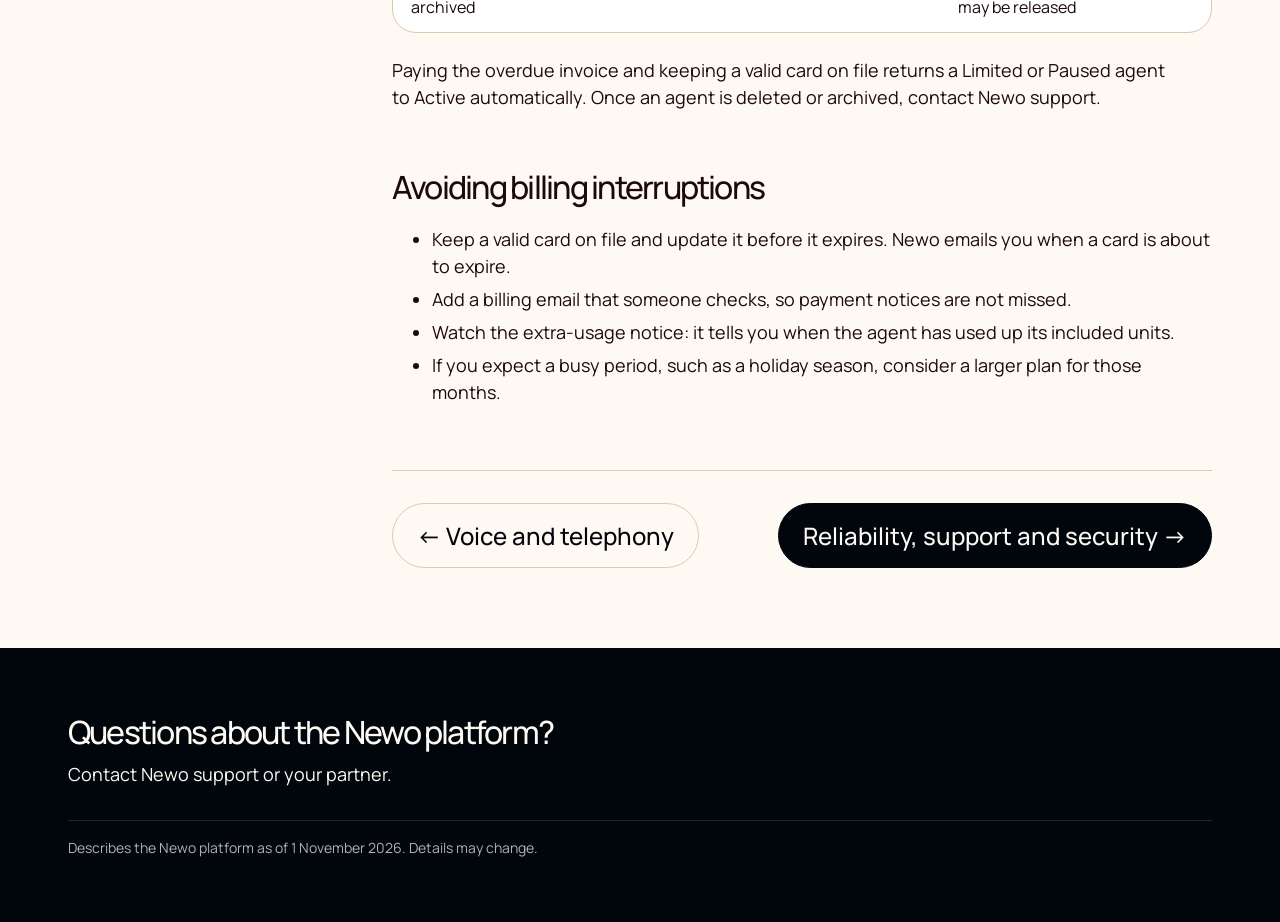
<file: docs/billing.html>
<!doctype html>
<html lang="en">
<head>
<meta charset="utf-8">
<meta name="viewport" content="width=device-width, initial-scale=1">
<title>Billing · Newo Platform Documentation</title>
<meta name="description" content="Newo bills by usage, measured in units. Every conversation your agent handles uses units, and your plan sets how many units are included and how extra usag">
<meta name="robots" content="noindex, nofollow">
<link rel="icon" href="assets/newo-icon.svg" type="image/svg+xml">
<link rel="stylesheet" href="tokens.css">
<link rel="stylesheet" href="site.css">
</head>
<body>
<a class="skip" href="#main">Skip to content</a>
<header class="topnav">
  <a class="brand" href="./" aria-label="Newo docs home"><svg xmlns="http://www.w3.org/2000/svg" viewBox="0 0 856.864 218.505" fill="none" role="img" aria-label="newo" class="logo">
  
  <g transform="translate(0.425293 -8.480470)">
    <path d="M333.543 117.855V193.912H297.446V62.354H331.848V85.5649H333.374C336.255 77.9136 341.084 71.861 347.863 67.4073C354.641 62.8964 362.861 60.641 372.521 60.641C381.559 60.641 389.44 62.6394 396.162 66.6364C402.884 70.6334 408.109 76.3434 411.838 83.7663C415.566 91.1322 417.431 99.9256 417.431 110.146V193.912H381.334V116.655C381.39 108.605 379.356 102.323 375.233 97.8124C371.108 93.2445 365.431 90.9605 358.201 90.9605C353.343 90.9605 349.05 92.0171 345.321 94.1302C341.649 96.2425 338.768 99.3263 336.678 103.38C334.644 107.377 333.599 112.202 333.543 117.855Z" fill="currentColor"/>
    <path d="M487.555 196.481C474.168 196.481 462.644 193.74 452.983 188.258C443.38 182.72 435.98 174.897 430.783 164.79C425.586 154.627 422.988 142.608 422.988 128.732C422.988 115.199 425.586 103.323 430.783 93.1017C435.98 82.8812 443.296 74.9159 452.73 69.2059C462.22 63.496 473.348 60.641 486.115 60.641C494.701 60.641 502.695 62.0399 510.095 64.8378C517.551 67.5785 524.048 71.7182 529.584 77.257C535.176 82.7956 539.526 89.7618 542.633 98.155C545.74 106.492 547.294 116.256 547.294 127.447V137.469H437.392V114.857H513.315C513.315 109.604 512.185 104.95 509.925 100.896C507.665 96.8417 504.531 93.6729 500.52 91.3889C496.566 89.048 491.961 87.8775 486.708 87.8775C481.229 87.8775 476.37 89.1622 472.134 91.7315C467.954 94.2441 464.677 97.6416 462.305 101.924C459.932 106.149 458.717 110.86 458.661 116.056V137.555C458.661 144.064 459.848 149.687 462.22 154.427C464.649 159.166 468.067 162.821 472.472 165.391C476.879 167.959 482.105 169.244 488.148 169.244C492.16 169.244 495.831 168.673 499.164 167.532C502.497 166.389 505.35 164.677 507.722 162.393C510.095 160.109 511.902 157.31 513.145 153.999L546.531 156.226C544.837 164.334 541.362 171.415 536.108 177.467C530.911 183.463 524.189 188.144 515.942 191.513C507.751 194.825 498.289 196.481 487.555 196.481Z" fill="currentColor"/>
    <path d="M577.478 193.912L542.059 62.354H578.58L598.746 150.744H599.933L620.947 62.354H656.789L678.143 150.23H679.245L699.072 62.354H735.508L700.174 193.912H661.958L639.589 111.174H637.979L615.609 193.912H577.478Z" fill="currentColor"/>
    <path d="M792.38 196.481C779.218 196.481 767.836 193.654 758.232 188.002C748.685 182.292 741.314 174.355 736.116 164.191C730.919 153.97 728.32 142.122 728.32 128.646C728.32 115.057 730.919 103.18 736.116 93.0167C741.314 82.7956 748.685 74.8588 758.232 69.2059C767.836 63.496 779.218 60.641 792.38 60.641C805.542 60.641 816.897 63.496 826.443 69.2059C836.046 74.8588 843.447 82.7956 848.644 93.0167C853.841 103.18 856.439 115.057 856.439 128.646C856.439 142.122 853.841 153.97 848.644 164.191C843.447 174.355 836.046 182.292 826.443 188.002C816.897 193.654 805.542 196.481 792.38 196.481ZM792.55 168.217C798.537 168.217 803.537 166.504 807.547 163.078C811.559 159.594 814.581 154.856 816.614 148.86C818.705 142.864 819.749 136.041 819.749 128.39C819.749 120.738 818.705 113.915 816.614 107.919C814.581 101.924 811.559 97.1843 807.547 93.7018C803.537 90.2186 798.537 88.477 792.55 88.477C786.505 88.477 781.421 90.2186 777.298 93.7018C773.23 97.1843 770.151 101.924 768.061 107.919C766.028 113.915 765.011 120.738 765.011 128.39C765.011 136.041 766.028 142.864 768.061 148.86C770.151 154.856 773.23 159.594 777.298 163.078C781.421 166.504 786.505 168.217 792.55 168.217Z" fill="currentColor"/>
    <path fill-rule="evenodd" clip-rule="evenodd" d="M156.886 8.48047C196.916 25.9539 224.931 66.2152 224.931 113.091C224.931 175.992 174.483 226.985 112.253 226.985C50.0225 226.985 -0.425293 175.992 -0.425293 113.091C-0.425293 67.8669 25.6504 28.7995 63.4335 10.4118C60.7269 16.7314 59.2279 23.6984 59.2279 31.0192C59.2279 59.6952 82.2262 82.9418 110.596 82.9418C138.966 82.9418 161.964 59.6952 161.964 31.0192C161.964 23.2306 160.267 15.8426 157.228 9.21207L156.886 8.48047Z" fill="currentColor"/>
  </g>
</svg>
<span>Docs</span></a>
  <button class="menu btn btn--white btn--sm" aria-expanded="false" aria-controls="chapters">Menu</button>
  <nav id="chapters" aria-label="Chapters"><ul><li><a href="./">Overview</a></li><li><a href="getting-started.html">Getting started</a></li><li><a href="voice.html">Voice</a></li><li><a href="billing.html" aria-current=page>Billing</a></li><li><a href="security.html">Reliability & security</a></li><li><a href="agents.html">Agents & integrations</a></li><li><a href="faq.html">FAQ</a></li><li><a href="glossary.html">Glossary</a></li><li><a href="about.html">About</a></li></ul></nav>
</header>
<div class="layout">
  <aside class="toc" aria-label="On this page"><p class="t-eyebrow">On this page</p><ul><li><a href="#plans">Plans</a></li><li><a href="#free-units">Free units</a></li><li><a href="#invoices-and-renewals">Invoices and renewals</a></li><li><a href="#if-a-payment-fails">If a payment fails</a></li><li><a href="#managing-billing">Managing billing</a></li><li><a href="#billing-for-partners">Billing for partners</a></li><li><a href="#choosing-a-plan">Choosing a plan</a></li><li><a href="#agent-status-and-billing">Agent status and billing</a></li><li><a href="#avoiding-billing-interruptions">Avoiding billing interruptions</a></li></ul></aside>
  <main id="main">
    <article data-chapter="billing">
      <p class="t-eyebrow">Newo Platform Documentation</p>
      <h1>Billing</h1>
      
      <p>Newo bills by usage, measured in units. Every conversation your agent handles uses units, and your plan sets how many units are included and how extra usage is charged. Card payments are processed by Stripe.</p>
<h3 id="plans"><a href="#plans">Plans</a></h3>
<p>Every new account has a plan. If you do not choose one or add a payment method, your account starts on Pay as you go.</p>
<div class="table"><table><thead><tr><th>Plan</th><th>How it works</th></tr></thead><tbody><tr><td>Pay as you go (PAYG)</td><td>No included units. Usage is charged to your card in blocks of 50 units, and any remainder is charged at the end of the billing cycle.</td></tr><tr><td>AI Receptionist</td><td>A monthly plan with a set number of included units. Unused units expire at renewal. Usage beyond the included units is charged at the end of the cycle.</td></tr><tr><td>Enterprise</td><td>Custom terms agreed with Newo.</td></tr><tr><td>Partner plans</td><td>Customers of a white-label partner are billed under that partner's plans, either by Newo or by the partner.</td></tr></tbody></table></div>
<h3 id="free-units"><a href="#free-units">Free units</a></h3>
<p>Each new Pay as you go account gets 50 free units, once:</p>
<ol><li>You get a notice when you have used 25 free units.</li><li>Your card is first charged when you reach unit 51.</li><li>If that first charge fails, the agent pauses straight away. Newo retries the card for 7 days, then archives the agent and releases its phone number.</li></ol>
<p>Accounts moving from an older pricing model do not get free units.</p>
<h3 id="invoices-and-renewals"><a href="#invoices-and-renewals">Invoices and renewals</a></h3>
<p>Every charge creates an invoice, which is emailed to you. Monthly plans renew on the same day each month and are paid in advance. On those plans, the renewal invoice combines the new month's fee with any extra usage from the month before.</p>
<h3 id="if-a-payment-fails"><a href="#if-a-payment-fails">If a payment fails</a></h3>
<p>After a failed plan or usage payment, your agent keeps working on a limited basis while Newo retries the card:</p>
<ol><li><strong>Days 1–3:</strong> the agent is limited to 10 units a day. Newo retries the payment daily and emails you.</li><li><strong>Day 4:</strong> the agent is paused.</li><li><strong>Day 7:</strong> the agent is deleted.</li></ol>
<p>Service comes back automatically once unpaid invoices are paid and a valid payment method is on file.</p>
<h3 id="managing-billing"><a href="#managing-billing">Managing billing</a></h3>
<p>The Billing page in the Customer Portal shows your status, a unit-usage chart, plan checkout, payment history and payment details. From there you can also add or change payment methods.</p>
<p>Newo sends billing notices by email and as banners in the Portal. These include:</p>
<ul><li>Card expiring or payment method invalid</li><li>Extra usage started</li><li>Payment failed</li><li>Agent paused, and agent restored</li></ul>
<h3 id="billing-for-partners"><a href="#billing-for-partners">Billing for partners</a></h3>
<p>White-label partners choose whether Newo bills their customers or they bill customers themselves. Partners can also set quotas for each customer: hard limits that stop usage, soft limits that warn, and limits per agent.</p>
<h3 id="choosing-a-plan"><a href="#choosing-a-plan">Choosing a plan</a></h3>
<ul><li><strong>Pay as you go</strong> suits new agents, seasonal businesses and low call volume. You pay only for the units the agent uses.</li><li><strong>AI Receptionist</strong> suits businesses with steady call volume. Included units come with each renewal, which makes monthly costs predictable. Choose an allowance close to your usual month, since unused units do not carry over.</li><li><strong>Enterprise</strong> suits multi-location businesses and custom needs, such as special terms or integrations. Contact Newo sales.</li></ul>
<p>You can see how many units your agent uses each day on the Billing page, which helps you pick the right plan after your first few weeks.</p>
<h3 id="agent-status-and-billing"><a href="#agent-status-and-billing">Agent status and billing</a></h3>
<p>Your agent's status reflects your billing state. The Customer Portal shows the current status.</p>
<div class="table"><table><thead><tr><th>Status</th><th>What it means</th><th>What the agent does</th></tr></thead><tbody><tr><td>Active</td><td>Billing is up to date</td><td>Answers calls and messages as normal</td></tr><tr><td>Limited</td><td>A payment failed in the last 3 days</td><td>Works, but only up to 10 units a day</td></tr><tr><td>Paused</td><td>A payment is still unpaid after 3 days, or a first Pay as you go charge failed</td><td>Stops answering until payment is made</td></tr><tr><td>Deleted or archived</td><td>Payment was not made within the grace period</td><td>Removed; its phone number may be released</td></tr></tbody></table></div>
<p>Paying the overdue invoice and keeping a valid card on file returns a Limited or Paused agent to Active automatically. Once an agent is deleted or archived, contact Newo support.</p>
<h3 id="avoiding-billing-interruptions"><a href="#avoiding-billing-interruptions">Avoiding billing interruptions</a></h3>
<ul><li>Keep a valid card on file and update it before it expires. Newo emails you when a card is about to expire.</li><li>Add a billing email that someone checks, so payment notices are not missed.</li><li>Watch the extra-usage notice: it tells you when the agent has used up its included units.</li><li>If you expect a busy period, such as a holiday season, consider a larger plan for those months.</li></ul>
    </article>
    <nav class="pager" aria-label="Chapters"><a class="btn btn--white" href="voice.html">← Voice and telephony</a><a class="btn btn--filled" href="security.html">Reliability, support and security →</a></nav>
  </main>
</div>
<footer class="foot">
  <p class="foot__head">Questions about the Newo platform?</p>
  <p>Contact Newo support or your partner.</p>
  <p class="foot__meta">Describes the Newo platform as of 1 November 2026. Details may change.</p>
</footer>
<script>
const b=document.querySelector('.menu'),n=document.getElementById('chapters');
b.addEventListener('click',()=>{const o=n.classList.toggle('open');b.setAttribute('aria-expanded',o)});
</script>
</body>
</html>
</file>
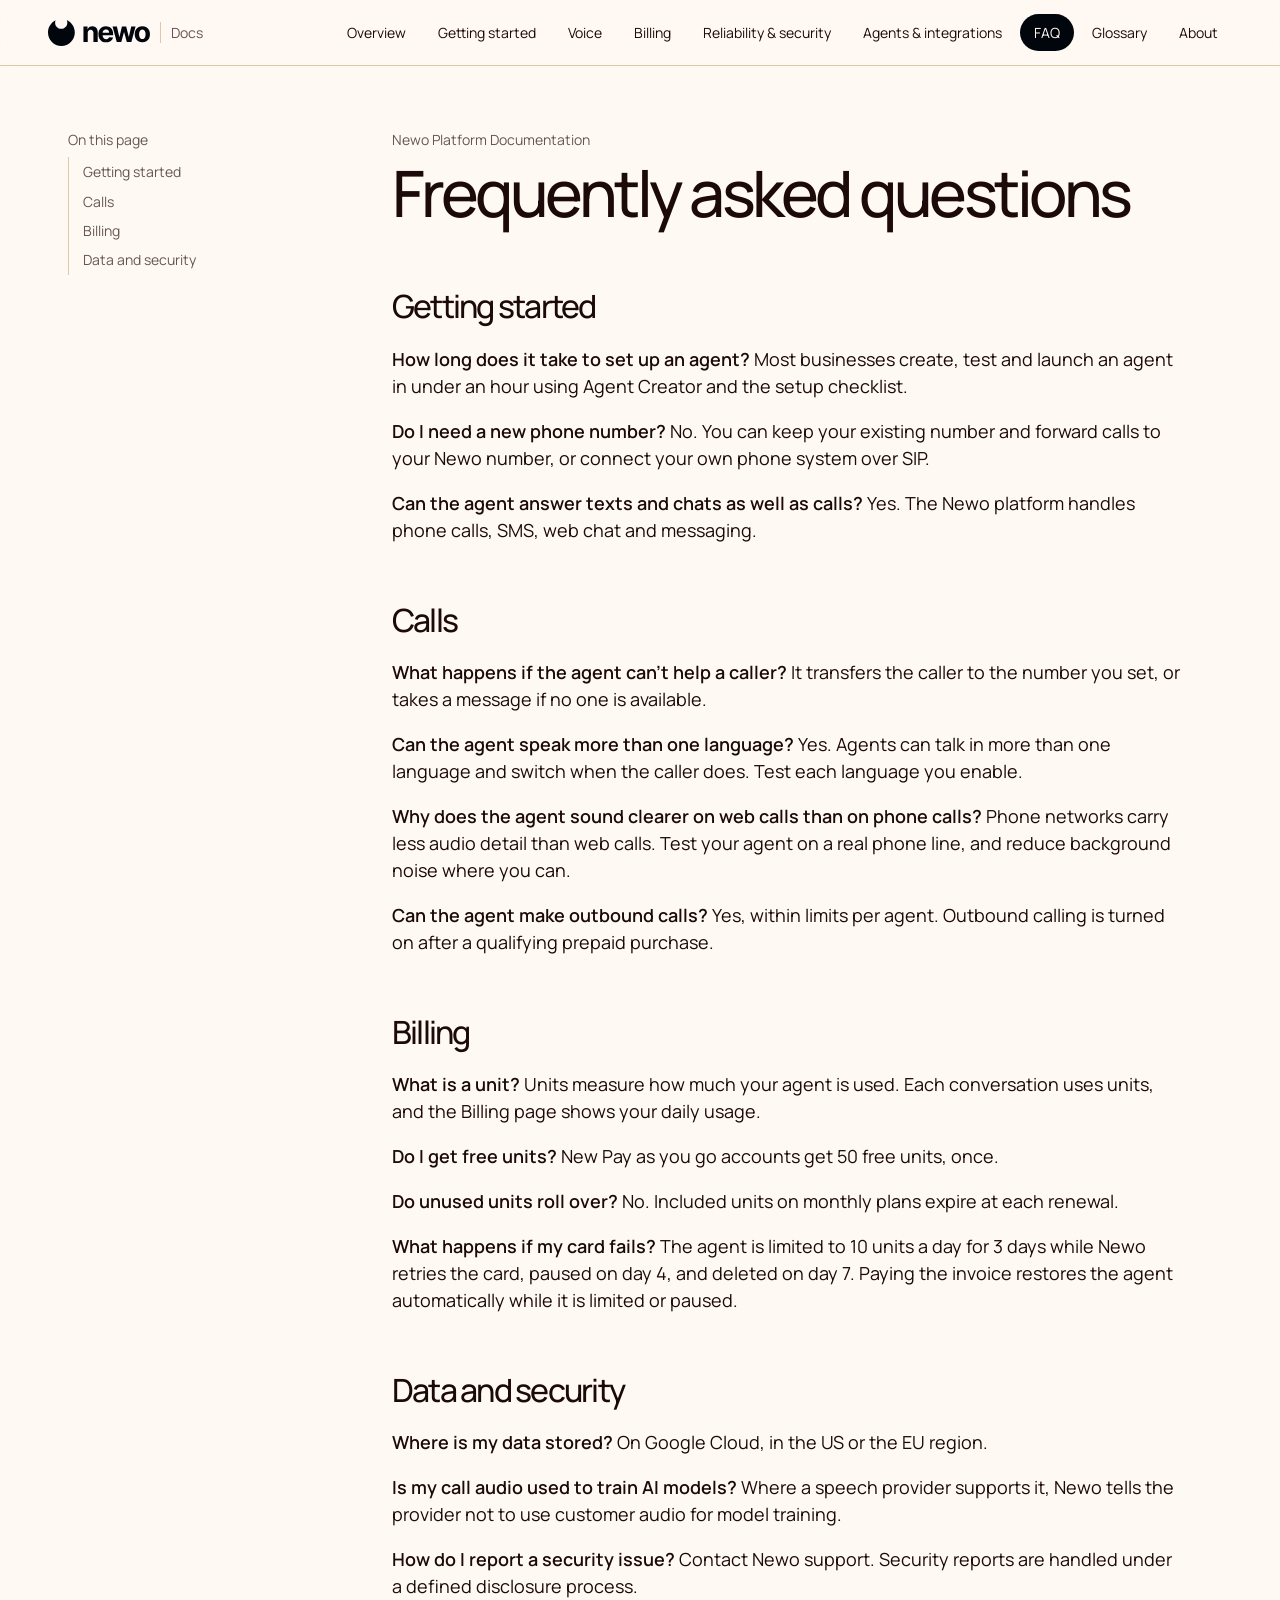
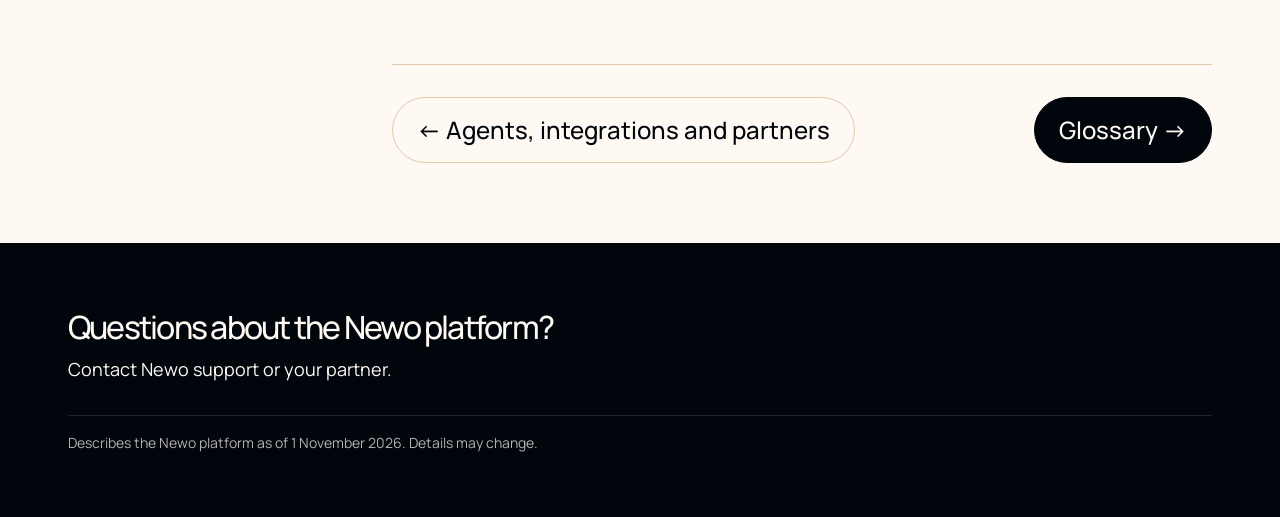
<file: docs/faq.html>
<!doctype html>
<html lang="en">
<head>
<meta charset="utf-8">
<meta name="viewport" content="width=device-width, initial-scale=1">
<title>Frequently asked questions · Newo Platform Documentation</title>
<meta name="description" content="How long does it take to set up an agent? Most businesses create, test and launch an agent in under an hour using Agent Creator and the setup checklist.">
<meta name="robots" content="noindex, nofollow">
<link rel="icon" href="assets/newo-icon.svg" type="image/svg+xml">
<link rel="stylesheet" href="tokens.css">
<link rel="stylesheet" href="site.css">
</head>
<body>
<a class="skip" href="#main">Skip to content</a>
<header class="topnav">
  <a class="brand" href="./" aria-label="Newo docs home"><svg xmlns="http://www.w3.org/2000/svg" viewBox="0 0 856.864 218.505" fill="none" role="img" aria-label="newo" class="logo">
  
  <g transform="translate(0.425293 -8.480470)">
    <path d="M333.543 117.855V193.912H297.446V62.354H331.848V85.5649H333.374C336.255 77.9136 341.084 71.861 347.863 67.4073C354.641 62.8964 362.861 60.641 372.521 60.641C381.559 60.641 389.44 62.6394 396.162 66.6364C402.884 70.6334 408.109 76.3434 411.838 83.7663C415.566 91.1322 417.431 99.9256 417.431 110.146V193.912H381.334V116.655C381.39 108.605 379.356 102.323 375.233 97.8124C371.108 93.2445 365.431 90.9605 358.201 90.9605C353.343 90.9605 349.05 92.0171 345.321 94.1302C341.649 96.2425 338.768 99.3263 336.678 103.38C334.644 107.377 333.599 112.202 333.543 117.855Z" fill="currentColor"/>
    <path d="M487.555 196.481C474.168 196.481 462.644 193.74 452.983 188.258C443.38 182.72 435.98 174.897 430.783 164.79C425.586 154.627 422.988 142.608 422.988 128.732C422.988 115.199 425.586 103.323 430.783 93.1017C435.98 82.8812 443.296 74.9159 452.73 69.2059C462.22 63.496 473.348 60.641 486.115 60.641C494.701 60.641 502.695 62.0399 510.095 64.8378C517.551 67.5785 524.048 71.7182 529.584 77.257C535.176 82.7956 539.526 89.7618 542.633 98.155C545.74 106.492 547.294 116.256 547.294 127.447V137.469H437.392V114.857H513.315C513.315 109.604 512.185 104.95 509.925 100.896C507.665 96.8417 504.531 93.6729 500.52 91.3889C496.566 89.048 491.961 87.8775 486.708 87.8775C481.229 87.8775 476.37 89.1622 472.134 91.7315C467.954 94.2441 464.677 97.6416 462.305 101.924C459.932 106.149 458.717 110.86 458.661 116.056V137.555C458.661 144.064 459.848 149.687 462.22 154.427C464.649 159.166 468.067 162.821 472.472 165.391C476.879 167.959 482.105 169.244 488.148 169.244C492.16 169.244 495.831 168.673 499.164 167.532C502.497 166.389 505.35 164.677 507.722 162.393C510.095 160.109 511.902 157.31 513.145 153.999L546.531 156.226C544.837 164.334 541.362 171.415 536.108 177.467C530.911 183.463 524.189 188.144 515.942 191.513C507.751 194.825 498.289 196.481 487.555 196.481Z" fill="currentColor"/>
    <path d="M577.478 193.912L542.059 62.354H578.58L598.746 150.744H599.933L620.947 62.354H656.789L678.143 150.23H679.245L699.072 62.354H735.508L700.174 193.912H661.958L639.589 111.174H637.979L615.609 193.912H577.478Z" fill="currentColor"/>
    <path d="M792.38 196.481C779.218 196.481 767.836 193.654 758.232 188.002C748.685 182.292 741.314 174.355 736.116 164.191C730.919 153.97 728.32 142.122 728.32 128.646C728.32 115.057 730.919 103.18 736.116 93.0167C741.314 82.7956 748.685 74.8588 758.232 69.2059C767.836 63.496 779.218 60.641 792.38 60.641C805.542 60.641 816.897 63.496 826.443 69.2059C836.046 74.8588 843.447 82.7956 848.644 93.0167C853.841 103.18 856.439 115.057 856.439 128.646C856.439 142.122 853.841 153.97 848.644 164.191C843.447 174.355 836.046 182.292 826.443 188.002C816.897 193.654 805.542 196.481 792.38 196.481ZM792.55 168.217C798.537 168.217 803.537 166.504 807.547 163.078C811.559 159.594 814.581 154.856 816.614 148.86C818.705 142.864 819.749 136.041 819.749 128.39C819.749 120.738 818.705 113.915 816.614 107.919C814.581 101.924 811.559 97.1843 807.547 93.7018C803.537 90.2186 798.537 88.477 792.55 88.477C786.505 88.477 781.421 90.2186 777.298 93.7018C773.23 97.1843 770.151 101.924 768.061 107.919C766.028 113.915 765.011 120.738 765.011 128.39C765.011 136.041 766.028 142.864 768.061 148.86C770.151 154.856 773.23 159.594 777.298 163.078C781.421 166.504 786.505 168.217 792.55 168.217Z" fill="currentColor"/>
    <path fill-rule="evenodd" clip-rule="evenodd" d="M156.886 8.48047C196.916 25.9539 224.931 66.2152 224.931 113.091C224.931 175.992 174.483 226.985 112.253 226.985C50.0225 226.985 -0.425293 175.992 -0.425293 113.091C-0.425293 67.8669 25.6504 28.7995 63.4335 10.4118C60.7269 16.7314 59.2279 23.6984 59.2279 31.0192C59.2279 59.6952 82.2262 82.9418 110.596 82.9418C138.966 82.9418 161.964 59.6952 161.964 31.0192C161.964 23.2306 160.267 15.8426 157.228 9.21207L156.886 8.48047Z" fill="currentColor"/>
  </g>
</svg>
<span>Docs</span></a>
  <button class="menu btn btn--white btn--sm" aria-expanded="false" aria-controls="chapters">Menu</button>
  <nav id="chapters" aria-label="Chapters"><ul><li><a href="./">Overview</a></li><li><a href="getting-started.html">Getting started</a></li><li><a href="voice.html">Voice</a></li><li><a href="billing.html">Billing</a></li><li><a href="security.html">Reliability & security</a></li><li><a href="agents.html">Agents & integrations</a></li><li><a href="faq.html" aria-current=page>FAQ</a></li><li><a href="glossary.html">Glossary</a></li><li><a href="about.html">About</a></li></ul></nav>
</header>
<div class="layout">
  <aside class="toc" aria-label="On this page"><p class="t-eyebrow">On this page</p><ul><li><a href="#getting-started">Getting started</a></li><li><a href="#calls">Calls</a></li><li><a href="#billing">Billing</a></li><li><a href="#data-and-security">Data and security</a></li></ul></aside>
  <main id="main">
    <article data-chapter="faq">
      <p class="t-eyebrow">Newo Platform Documentation</p>
      <h1>Frequently asked questions</h1>
      
      <h3 id="getting-started"><a href="#getting-started">Getting started</a></h3>
<p><strong>How long does it take to set up an agent?</strong> Most businesses create, test and launch an agent in under an hour using Agent Creator and the setup checklist.</p>
<p><strong>Do I need a new phone number?</strong> No. You can keep your existing number and forward calls to your Newo number, or connect your own phone system over SIP.</p>
<p><strong>Can the agent answer texts and chats as well as calls?</strong> Yes. The Newo platform handles phone calls, SMS, web chat and messaging.</p>
<h3 id="calls"><a href="#calls">Calls</a></h3>
<p><strong>What happens if the agent can't help a caller?</strong> It transfers the caller to the number you set, or takes a message if no one is available.</p>
<p><strong>Can the agent speak more than one language?</strong> Yes. Agents can talk in more than one language and switch when the caller does. Test each language you enable.</p>
<p><strong>Why does the agent sound clearer on web calls than on phone calls?</strong> Phone networks carry less audio detail than web calls. Test your agent on a real phone line, and reduce background noise where you can.</p>
<p><strong>Can the agent make outbound calls?</strong> Yes, within limits per agent. Outbound calling is turned on after a qualifying prepaid purchase.</p>
<h3 id="billing"><a href="#billing">Billing</a></h3>
<p><strong>What is a unit?</strong> Units measure how much your agent is used. Each conversation uses units, and the Billing page shows your daily usage.</p>
<p><strong>Do I get free units?</strong> New Pay as you go accounts get 50 free units, once.</p>
<p><strong>Do unused units roll over?</strong> No. Included units on monthly plans expire at each renewal.</p>
<p><strong>What happens if my card fails?</strong> The agent is limited to 10 units a day for 3 days while Newo retries the card, paused on day 4, and deleted on day 7. Paying the invoice restores the agent automatically while it is limited or paused.</p>
<h3 id="data-and-security"><a href="#data-and-security">Data and security</a></h3>
<p><strong>Where is my data stored?</strong> On Google Cloud, in the US or the EU region.</p>
<p><strong>Is my call audio used to train AI models?</strong> Where a speech provider supports it, Newo tells the provider not to use customer audio for model training.</p>
<p><strong>How do I report a security issue?</strong> Contact Newo support. Security reports are handled under a defined disclosure process.</p>
    </article>
    <nav class="pager" aria-label="Chapters"><a class="btn btn--white" href="agents.html">← Agents, integrations and partners</a><a class="btn btn--filled" href="glossary.html">Glossary →</a></nav>
  </main>
</div>
<footer class="foot">
  <p class="foot__head">Questions about the Newo platform?</p>
  <p>Contact Newo support or your partner.</p>
  <p class="foot__meta">Describes the Newo platform as of 1 November 2026. Details may change.</p>
</footer>
<script>
const b=document.querySelector('.menu'),n=document.getElementById('chapters');
b.addEventListener('click',()=>{const o=n.classList.toggle('open');b.setAttribute('aria-expanded',o)});
</script>
</body>
</html>
</file>
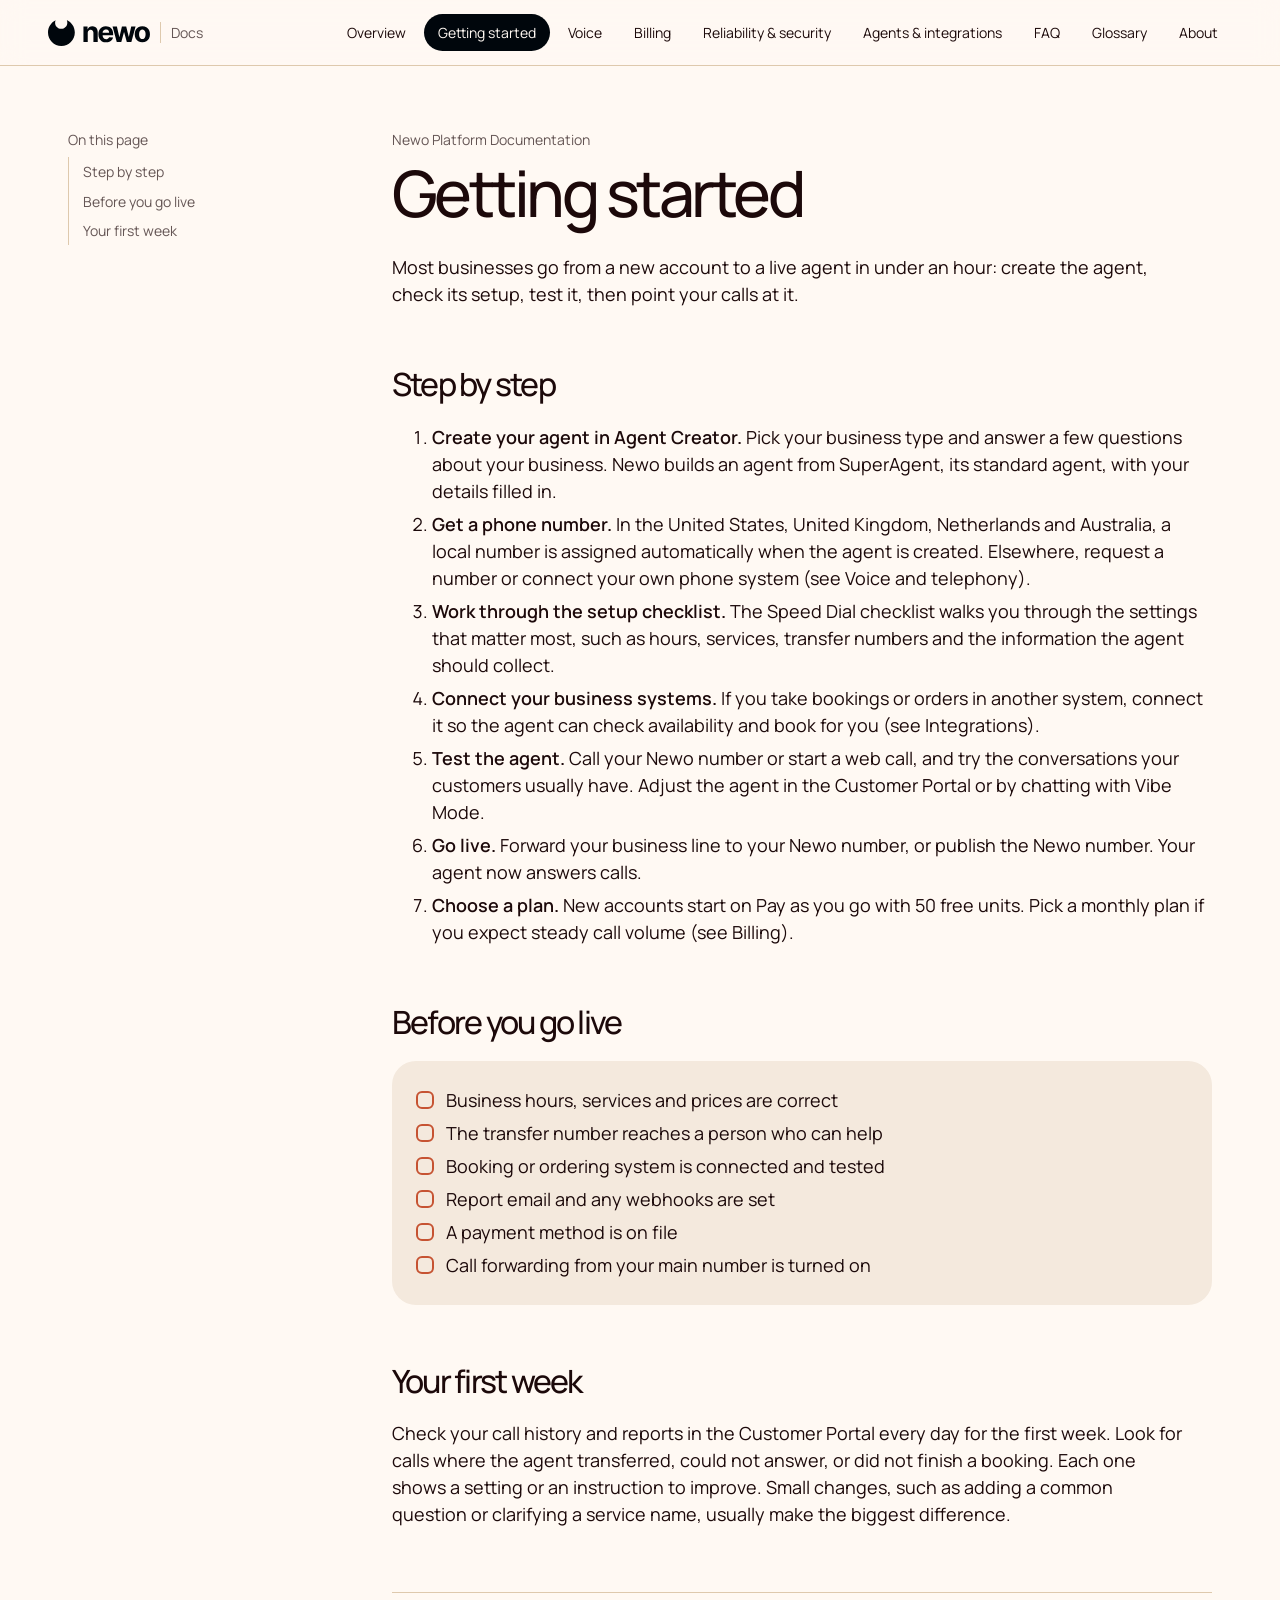
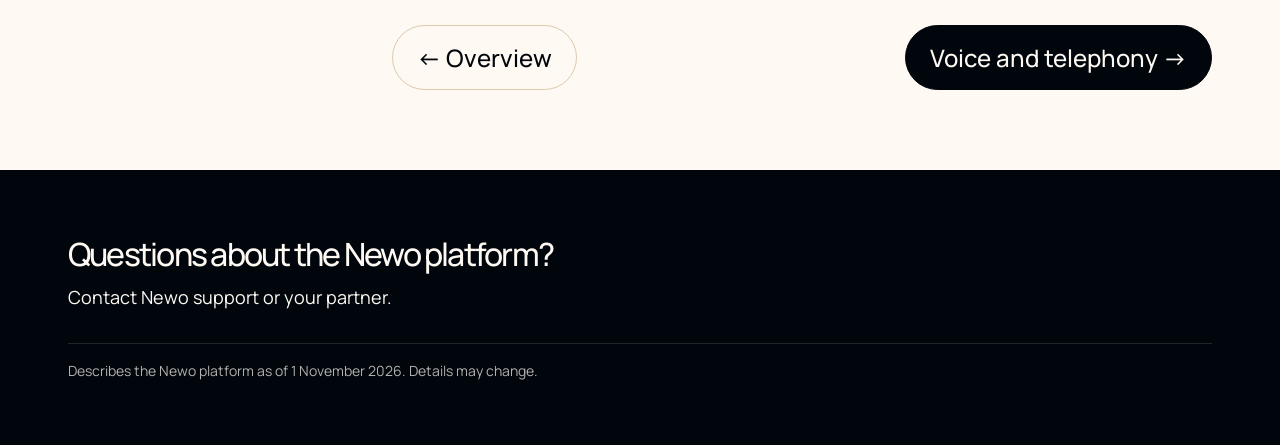
<file: docs/getting-started.html>
<!doctype html>
<html lang="en">
<head>
<meta charset="utf-8">
<meta name="viewport" content="width=device-width, initial-scale=1">
<title>Getting started · Newo Platform Documentation</title>
<meta name="description" content="Most businesses go from a new account to a live agent in under an hour: create the agent, check its setup, test it, then point your calls at it.">
<meta name="robots" content="noindex, nofollow">
<link rel="icon" href="assets/newo-icon.svg" type="image/svg+xml">
<link rel="stylesheet" href="tokens.css">
<link rel="stylesheet" href="site.css">
</head>
<body>
<a class="skip" href="#main">Skip to content</a>
<header class="topnav">
  <a class="brand" href="./" aria-label="Newo docs home"><svg xmlns="http://www.w3.org/2000/svg" viewBox="0 0 856.864 218.505" fill="none" role="img" aria-label="newo" class="logo">
  
  <g transform="translate(0.425293 -8.480470)">
    <path d="M333.543 117.855V193.912H297.446V62.354H331.848V85.5649H333.374C336.255 77.9136 341.084 71.861 347.863 67.4073C354.641 62.8964 362.861 60.641 372.521 60.641C381.559 60.641 389.44 62.6394 396.162 66.6364C402.884 70.6334 408.109 76.3434 411.838 83.7663C415.566 91.1322 417.431 99.9256 417.431 110.146V193.912H381.334V116.655C381.39 108.605 379.356 102.323 375.233 97.8124C371.108 93.2445 365.431 90.9605 358.201 90.9605C353.343 90.9605 349.05 92.0171 345.321 94.1302C341.649 96.2425 338.768 99.3263 336.678 103.38C334.644 107.377 333.599 112.202 333.543 117.855Z" fill="currentColor"/>
    <path d="M487.555 196.481C474.168 196.481 462.644 193.74 452.983 188.258C443.38 182.72 435.98 174.897 430.783 164.79C425.586 154.627 422.988 142.608 422.988 128.732C422.988 115.199 425.586 103.323 430.783 93.1017C435.98 82.8812 443.296 74.9159 452.73 69.2059C462.22 63.496 473.348 60.641 486.115 60.641C494.701 60.641 502.695 62.0399 510.095 64.8378C517.551 67.5785 524.048 71.7182 529.584 77.257C535.176 82.7956 539.526 89.7618 542.633 98.155C545.74 106.492 547.294 116.256 547.294 127.447V137.469H437.392V114.857H513.315C513.315 109.604 512.185 104.95 509.925 100.896C507.665 96.8417 504.531 93.6729 500.52 91.3889C496.566 89.048 491.961 87.8775 486.708 87.8775C481.229 87.8775 476.37 89.1622 472.134 91.7315C467.954 94.2441 464.677 97.6416 462.305 101.924C459.932 106.149 458.717 110.86 458.661 116.056V137.555C458.661 144.064 459.848 149.687 462.22 154.427C464.649 159.166 468.067 162.821 472.472 165.391C476.879 167.959 482.105 169.244 488.148 169.244C492.16 169.244 495.831 168.673 499.164 167.532C502.497 166.389 505.35 164.677 507.722 162.393C510.095 160.109 511.902 157.31 513.145 153.999L546.531 156.226C544.837 164.334 541.362 171.415 536.108 177.467C530.911 183.463 524.189 188.144 515.942 191.513C507.751 194.825 498.289 196.481 487.555 196.481Z" fill="currentColor"/>
    <path d="M577.478 193.912L542.059 62.354H578.58L598.746 150.744H599.933L620.947 62.354H656.789L678.143 150.23H679.245L699.072 62.354H735.508L700.174 193.912H661.958L639.589 111.174H637.979L615.609 193.912H577.478Z" fill="currentColor"/>
    <path d="M792.38 196.481C779.218 196.481 767.836 193.654 758.232 188.002C748.685 182.292 741.314 174.355 736.116 164.191C730.919 153.97 728.32 142.122 728.32 128.646C728.32 115.057 730.919 103.18 736.116 93.0167C741.314 82.7956 748.685 74.8588 758.232 69.2059C767.836 63.496 779.218 60.641 792.38 60.641C805.542 60.641 816.897 63.496 826.443 69.2059C836.046 74.8588 843.447 82.7956 848.644 93.0167C853.841 103.18 856.439 115.057 856.439 128.646C856.439 142.122 853.841 153.97 848.644 164.191C843.447 174.355 836.046 182.292 826.443 188.002C816.897 193.654 805.542 196.481 792.38 196.481ZM792.55 168.217C798.537 168.217 803.537 166.504 807.547 163.078C811.559 159.594 814.581 154.856 816.614 148.86C818.705 142.864 819.749 136.041 819.749 128.39C819.749 120.738 818.705 113.915 816.614 107.919C814.581 101.924 811.559 97.1843 807.547 93.7018C803.537 90.2186 798.537 88.477 792.55 88.477C786.505 88.477 781.421 90.2186 777.298 93.7018C773.23 97.1843 770.151 101.924 768.061 107.919C766.028 113.915 765.011 120.738 765.011 128.39C765.011 136.041 766.028 142.864 768.061 148.86C770.151 154.856 773.23 159.594 777.298 163.078C781.421 166.504 786.505 168.217 792.55 168.217Z" fill="currentColor"/>
    <path fill-rule="evenodd" clip-rule="evenodd" d="M156.886 8.48047C196.916 25.9539 224.931 66.2152 224.931 113.091C224.931 175.992 174.483 226.985 112.253 226.985C50.0225 226.985 -0.425293 175.992 -0.425293 113.091C-0.425293 67.8669 25.6504 28.7995 63.4335 10.4118C60.7269 16.7314 59.2279 23.6984 59.2279 31.0192C59.2279 59.6952 82.2262 82.9418 110.596 82.9418C138.966 82.9418 161.964 59.6952 161.964 31.0192C161.964 23.2306 160.267 15.8426 157.228 9.21207L156.886 8.48047Z" fill="currentColor"/>
  </g>
</svg>
<span>Docs</span></a>
  <button class="menu btn btn--white btn--sm" aria-expanded="false" aria-controls="chapters">Menu</button>
  <nav id="chapters" aria-label="Chapters"><ul><li><a href="./">Overview</a></li><li><a href="getting-started.html" aria-current=page>Getting started</a></li><li><a href="voice.html">Voice</a></li><li><a href="billing.html">Billing</a></li><li><a href="security.html">Reliability & security</a></li><li><a href="agents.html">Agents & integrations</a></li><li><a href="faq.html">FAQ</a></li><li><a href="glossary.html">Glossary</a></li><li><a href="about.html">About</a></li></ul></nav>
</header>
<div class="layout">
  <aside class="toc" aria-label="On this page"><p class="t-eyebrow">On this page</p><ul><li><a href="#step-by-step">Step by step</a></li><li><a href="#before-you-go-live">Before you go live</a></li><li><a href="#your-first-week">Your first week</a></li></ul></aside>
  <main id="main">
    <article data-chapter="getting-started">
      <p class="t-eyebrow">Newo Platform Documentation</p>
      <h1>Getting started</h1>
      
      <p>Most businesses go from a new account to a live agent in under an hour: create the agent, check its setup, test it, then point your calls at it.</p>
<h3 id="step-by-step"><a href="#step-by-step">Step by step</a></h3>
<ol><li><strong>Create your agent in Agent Creator.</strong> Pick your business type and answer a few questions about your business. Newo builds an agent from SuperAgent, its standard agent, with your details filled in.</li><li><strong>Get a phone number.</strong> In the United States, United Kingdom, Netherlands and Australia, a local number is assigned automatically when the agent is created. Elsewhere, request a number or connect your own phone system (see Voice and telephony).</li><li><strong>Work through the setup checklist.</strong> The Speed Dial checklist walks you through the settings that matter most, such as hours, services, transfer numbers and the information the agent should collect.</li><li><strong>Connect your business systems.</strong> If you take bookings or orders in another system, connect it so the agent can check availability and book for you (see Integrations).</li><li><strong>Test the agent.</strong> Call your Newo number or start a web call, and try the conversations your customers usually have. Adjust the agent in the Customer Portal or by chatting with Vibe Mode.</li><li><strong>Go live.</strong> Forward your business line to your Newo number, or publish the Newo number. Your agent now answers calls.</li><li><strong>Choose a plan.</strong> New accounts start on Pay as you go with 50 free units. Pick a monthly plan if you expect steady call volume (see Billing).</li></ol>
<h3 id="before-you-go-live"><a href="#before-you-go-live">Before you go live</a></h3>
<ul class="checklist"><li><span class="box" aria-hidden="true"></span>Business hours, services and prices are correct</li><li><span class="box" aria-hidden="true"></span>The transfer number reaches a person who can help</li><li><span class="box" aria-hidden="true"></span>Booking or ordering system is connected and tested</li><li><span class="box" aria-hidden="true"></span>Report email and any webhooks are set</li><li><span class="box" aria-hidden="true"></span>A payment method is on file</li><li><span class="box" aria-hidden="true"></span>Call forwarding from your main number is turned on</li></ul>
<h3 id="your-first-week"><a href="#your-first-week">Your first week</a></h3>
<p>Check your call history and reports in the Customer Portal every day for the first week. Look for calls where the agent transferred, could not answer, or did not finish a booking. Each one shows a setting or an instruction to improve. Small changes, such as adding a common question or clarifying a service name, usually make the biggest difference.</p>
    </article>
    <nav class="pager" aria-label="Chapters"><a class="btn btn--white" href="./">← Overview</a><a class="btn btn--filled" href="voice.html">Voice and telephony →</a></nav>
  </main>
</div>
<footer class="foot">
  <p class="foot__head">Questions about the Newo platform?</p>
  <p>Contact Newo support or your partner.</p>
  <p class="foot__meta">Describes the Newo platform as of 1 November 2026. Details may change.</p>
</footer>
<script>
const b=document.querySelector('.menu'),n=document.getElementById('chapters');
b.addEventListener('click',()=>{const o=n.classList.toggle('open');b.setAttribute('aria-expanded',o)});
</script>
</body>
</html>
</file>
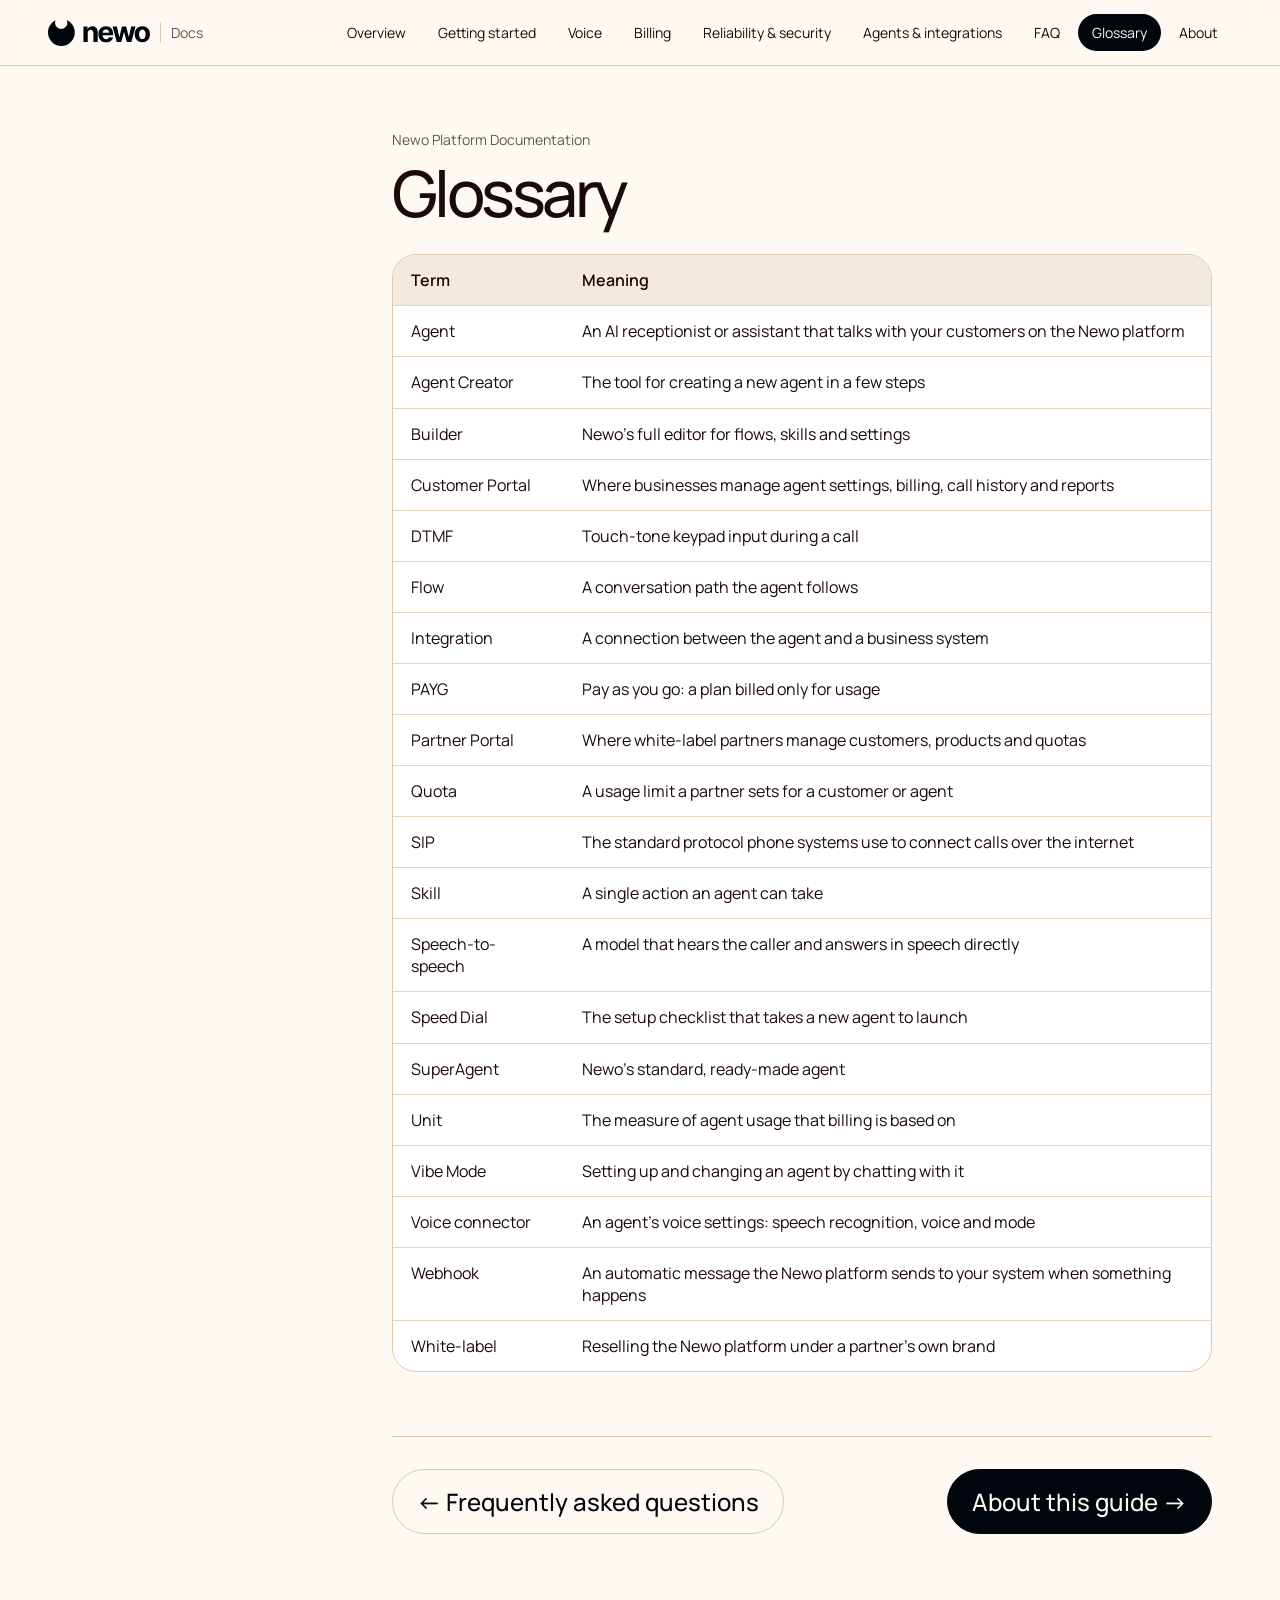
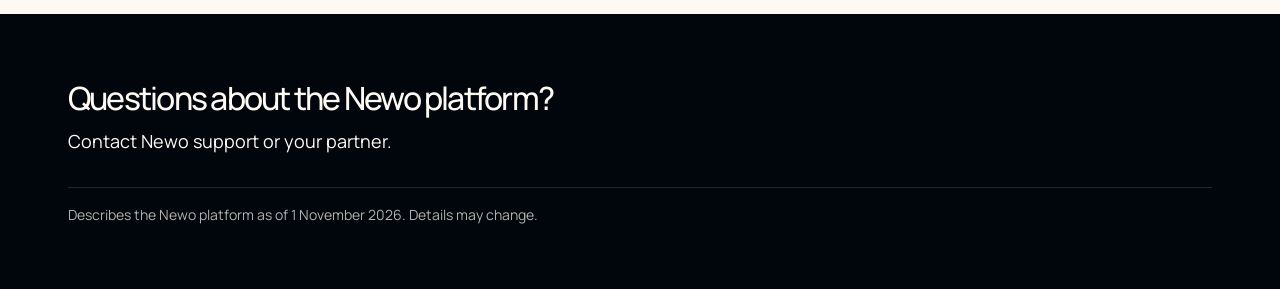
<file: docs/glossary.html>
<!doctype html>
<html lang="en">
<head>
<meta charset="utf-8">
<meta name="viewport" content="width=device-width, initial-scale=1">
<title>Glossary · Newo Platform Documentation</title>
<meta name="description" content="">
<meta name="robots" content="noindex, nofollow">
<link rel="icon" href="assets/newo-icon.svg" type="image/svg+xml">
<link rel="stylesheet" href="tokens.css">
<link rel="stylesheet" href="site.css">
</head>
<body>
<a class="skip" href="#main">Skip to content</a>
<header class="topnav">
  <a class="brand" href="./" aria-label="Newo docs home"><svg xmlns="http://www.w3.org/2000/svg" viewBox="0 0 856.864 218.505" fill="none" role="img" aria-label="newo" class="logo">
  
  <g transform="translate(0.425293 -8.480470)">
    <path d="M333.543 117.855V193.912H297.446V62.354H331.848V85.5649H333.374C336.255 77.9136 341.084 71.861 347.863 67.4073C354.641 62.8964 362.861 60.641 372.521 60.641C381.559 60.641 389.44 62.6394 396.162 66.6364C402.884 70.6334 408.109 76.3434 411.838 83.7663C415.566 91.1322 417.431 99.9256 417.431 110.146V193.912H381.334V116.655C381.39 108.605 379.356 102.323 375.233 97.8124C371.108 93.2445 365.431 90.9605 358.201 90.9605C353.343 90.9605 349.05 92.0171 345.321 94.1302C341.649 96.2425 338.768 99.3263 336.678 103.38C334.644 107.377 333.599 112.202 333.543 117.855Z" fill="currentColor"/>
    <path d="M487.555 196.481C474.168 196.481 462.644 193.74 452.983 188.258C443.38 182.72 435.98 174.897 430.783 164.79C425.586 154.627 422.988 142.608 422.988 128.732C422.988 115.199 425.586 103.323 430.783 93.1017C435.98 82.8812 443.296 74.9159 452.73 69.2059C462.22 63.496 473.348 60.641 486.115 60.641C494.701 60.641 502.695 62.0399 510.095 64.8378C517.551 67.5785 524.048 71.7182 529.584 77.257C535.176 82.7956 539.526 89.7618 542.633 98.155C545.74 106.492 547.294 116.256 547.294 127.447V137.469H437.392V114.857H513.315C513.315 109.604 512.185 104.95 509.925 100.896C507.665 96.8417 504.531 93.6729 500.52 91.3889C496.566 89.048 491.961 87.8775 486.708 87.8775C481.229 87.8775 476.37 89.1622 472.134 91.7315C467.954 94.2441 464.677 97.6416 462.305 101.924C459.932 106.149 458.717 110.86 458.661 116.056V137.555C458.661 144.064 459.848 149.687 462.22 154.427C464.649 159.166 468.067 162.821 472.472 165.391C476.879 167.959 482.105 169.244 488.148 169.244C492.16 169.244 495.831 168.673 499.164 167.532C502.497 166.389 505.35 164.677 507.722 162.393C510.095 160.109 511.902 157.31 513.145 153.999L546.531 156.226C544.837 164.334 541.362 171.415 536.108 177.467C530.911 183.463 524.189 188.144 515.942 191.513C507.751 194.825 498.289 196.481 487.555 196.481Z" fill="currentColor"/>
    <path d="M577.478 193.912L542.059 62.354H578.58L598.746 150.744H599.933L620.947 62.354H656.789L678.143 150.23H679.245L699.072 62.354H735.508L700.174 193.912H661.958L639.589 111.174H637.979L615.609 193.912H577.478Z" fill="currentColor"/>
    <path d="M792.38 196.481C779.218 196.481 767.836 193.654 758.232 188.002C748.685 182.292 741.314 174.355 736.116 164.191C730.919 153.97 728.32 142.122 728.32 128.646C728.32 115.057 730.919 103.18 736.116 93.0167C741.314 82.7956 748.685 74.8588 758.232 69.2059C767.836 63.496 779.218 60.641 792.38 60.641C805.542 60.641 816.897 63.496 826.443 69.2059C836.046 74.8588 843.447 82.7956 848.644 93.0167C853.841 103.18 856.439 115.057 856.439 128.646C856.439 142.122 853.841 153.97 848.644 164.191C843.447 174.355 836.046 182.292 826.443 188.002C816.897 193.654 805.542 196.481 792.38 196.481ZM792.55 168.217C798.537 168.217 803.537 166.504 807.547 163.078C811.559 159.594 814.581 154.856 816.614 148.86C818.705 142.864 819.749 136.041 819.749 128.39C819.749 120.738 818.705 113.915 816.614 107.919C814.581 101.924 811.559 97.1843 807.547 93.7018C803.537 90.2186 798.537 88.477 792.55 88.477C786.505 88.477 781.421 90.2186 777.298 93.7018C773.23 97.1843 770.151 101.924 768.061 107.919C766.028 113.915 765.011 120.738 765.011 128.39C765.011 136.041 766.028 142.864 768.061 148.86C770.151 154.856 773.23 159.594 777.298 163.078C781.421 166.504 786.505 168.217 792.55 168.217Z" fill="currentColor"/>
    <path fill-rule="evenodd" clip-rule="evenodd" d="M156.886 8.48047C196.916 25.9539 224.931 66.2152 224.931 113.091C224.931 175.992 174.483 226.985 112.253 226.985C50.0225 226.985 -0.425293 175.992 -0.425293 113.091C-0.425293 67.8669 25.6504 28.7995 63.4335 10.4118C60.7269 16.7314 59.2279 23.6984 59.2279 31.0192C59.2279 59.6952 82.2262 82.9418 110.596 82.9418C138.966 82.9418 161.964 59.6952 161.964 31.0192C161.964 23.2306 160.267 15.8426 157.228 9.21207L156.886 8.48047Z" fill="currentColor"/>
  </g>
</svg>
<span>Docs</span></a>
  <button class="menu btn btn--white btn--sm" aria-expanded="false" aria-controls="chapters">Menu</button>
  <nav id="chapters" aria-label="Chapters"><ul><li><a href="./">Overview</a></li><li><a href="getting-started.html">Getting started</a></li><li><a href="voice.html">Voice</a></li><li><a href="billing.html">Billing</a></li><li><a href="security.html">Reliability & security</a></li><li><a href="agents.html">Agents & integrations</a></li><li><a href="faq.html">FAQ</a></li><li><a href="glossary.html" aria-current=page>Glossary</a></li><li><a href="about.html">About</a></li></ul></nav>
</header>
<div class="layout">
  <aside class="toc" aria-label="On this page"></aside>
  <main id="main">
    <article data-chapter="glossary">
      <p class="t-eyebrow">Newo Platform Documentation</p>
      <h1>Glossary</h1>
      
      <div class="table"><table><thead><tr><th>Term</th><th>Meaning</th></tr></thead><tbody><tr><td>Agent</td><td>An AI receptionist or assistant that talks with your customers on the Newo platform</td></tr><tr><td>Agent Creator</td><td>The tool for creating a new agent in a few steps</td></tr><tr><td>Builder</td><td>Newo's full editor for flows, skills and settings</td></tr><tr><td>Customer Portal</td><td>Where businesses manage agent settings, billing, call history and reports</td></tr><tr><td>DTMF</td><td>Touch-tone keypad input during a call</td></tr><tr><td>Flow</td><td>A conversation path the agent follows</td></tr><tr><td>Integration</td><td>A connection between the agent and a business system</td></tr><tr><td>PAYG</td><td>Pay as you go: a plan billed only for usage</td></tr><tr><td>Partner Portal</td><td>Where white-label partners manage customers, products and quotas</td></tr><tr><td>Quota</td><td>A usage limit a partner sets for a customer or agent</td></tr><tr><td>SIP</td><td>The standard protocol phone systems use to connect calls over the internet</td></tr><tr><td>Skill</td><td>A single action an agent can take</td></tr><tr><td>Speech-to-speech</td><td>A model that hears the caller and answers in speech directly</td></tr><tr><td>Speed Dial</td><td>The setup checklist that takes a new agent to launch</td></tr><tr><td>SuperAgent</td><td>Newo's standard, ready-made agent</td></tr><tr><td>Unit</td><td>The measure of agent usage that billing is based on</td></tr><tr><td>Vibe Mode</td><td>Setting up and changing an agent by chatting with it</td></tr><tr><td>Voice connector</td><td>An agent's voice settings: speech recognition, voice and mode</td></tr><tr><td>Webhook</td><td>An automatic message the Newo platform sends to your system when something happens</td></tr><tr><td>White-label</td><td>Reselling the Newo platform under a partner's own brand</td></tr></tbody></table></div>
    </article>
    <nav class="pager" aria-label="Chapters"><a class="btn btn--white" href="faq.html">← Frequently asked questions</a><a class="btn btn--filled" href="about.html">About this guide →</a></nav>
  </main>
</div>
<footer class="foot">
  <p class="foot__head">Questions about the Newo platform?</p>
  <p>Contact Newo support or your partner.</p>
  <p class="foot__meta">Describes the Newo platform as of 1 November 2026. Details may change.</p>
</footer>
<script>
const b=document.querySelector('.menu'),n=document.getElementById('chapters');
b.addEventListener('click',()=>{const o=n.classList.toggle('open');b.setAttribute('aria-expanded',o)});
</script>
</body>
</html>
</file>
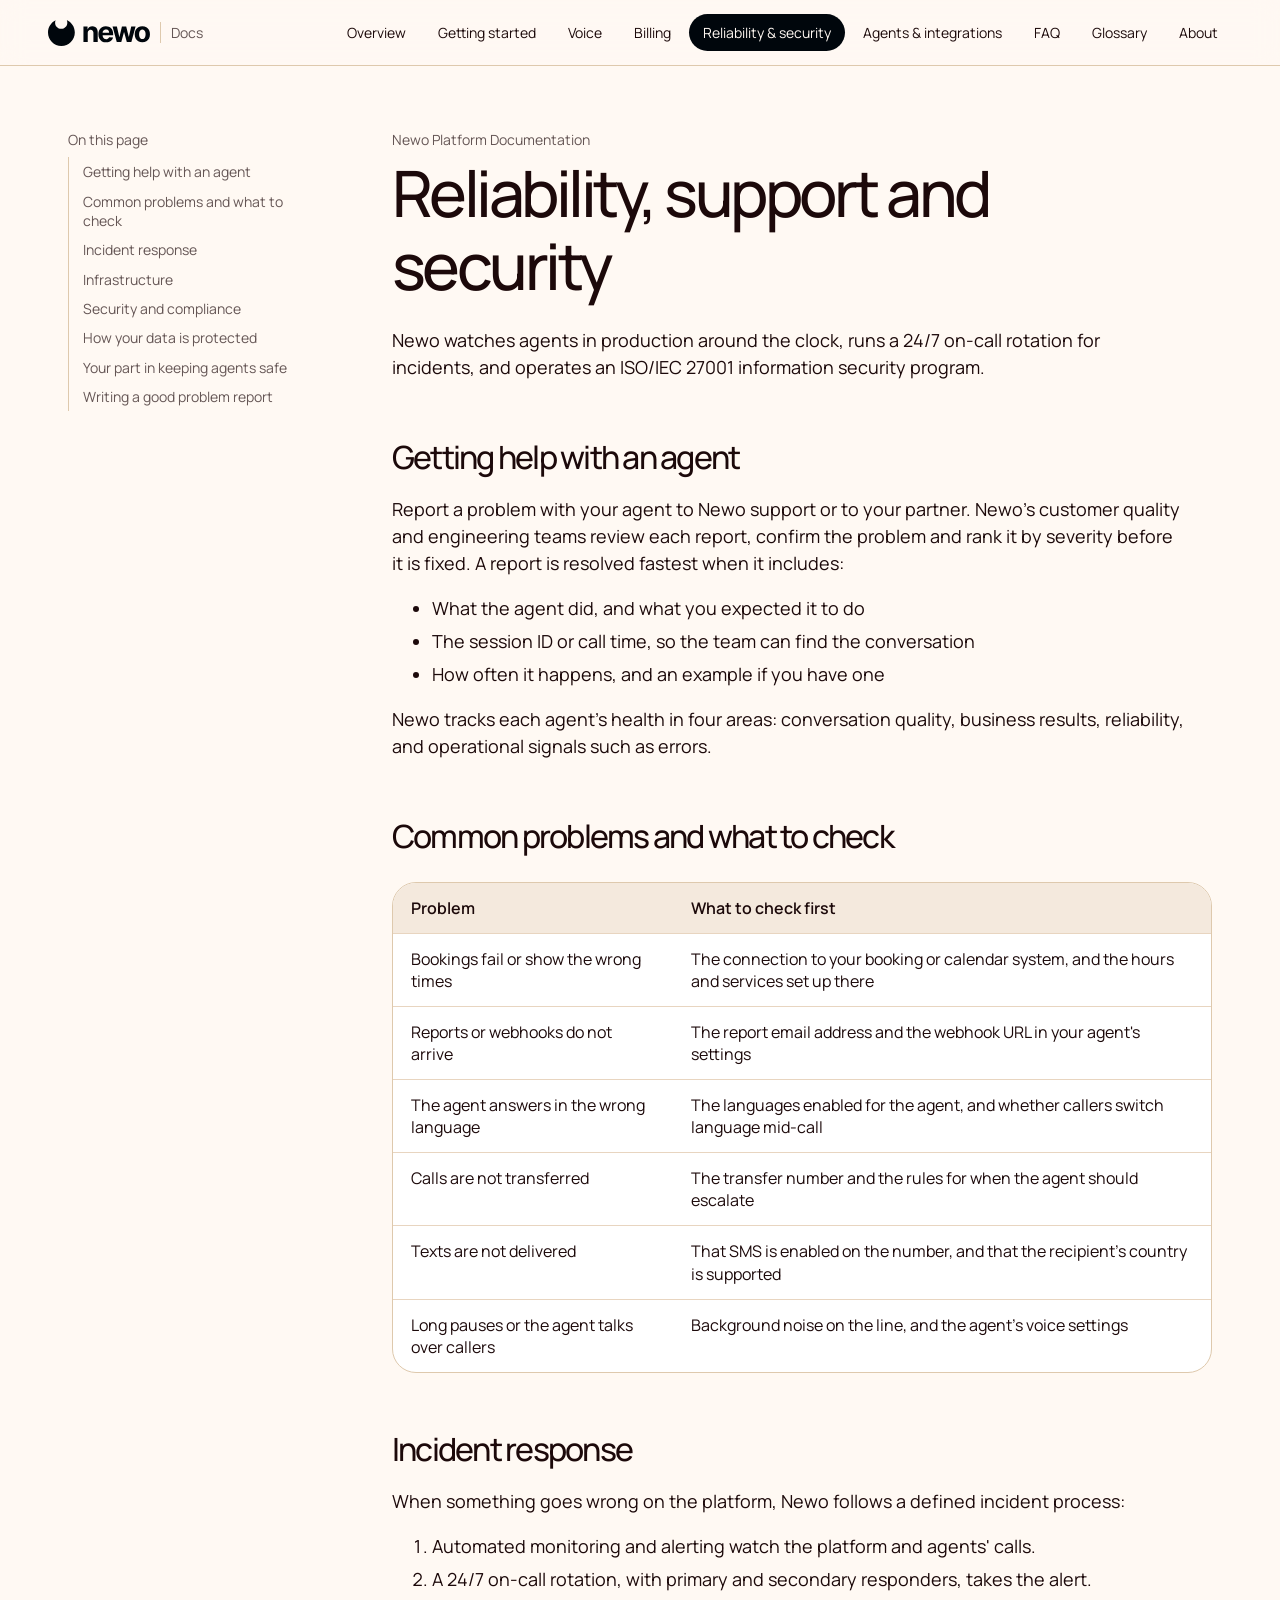
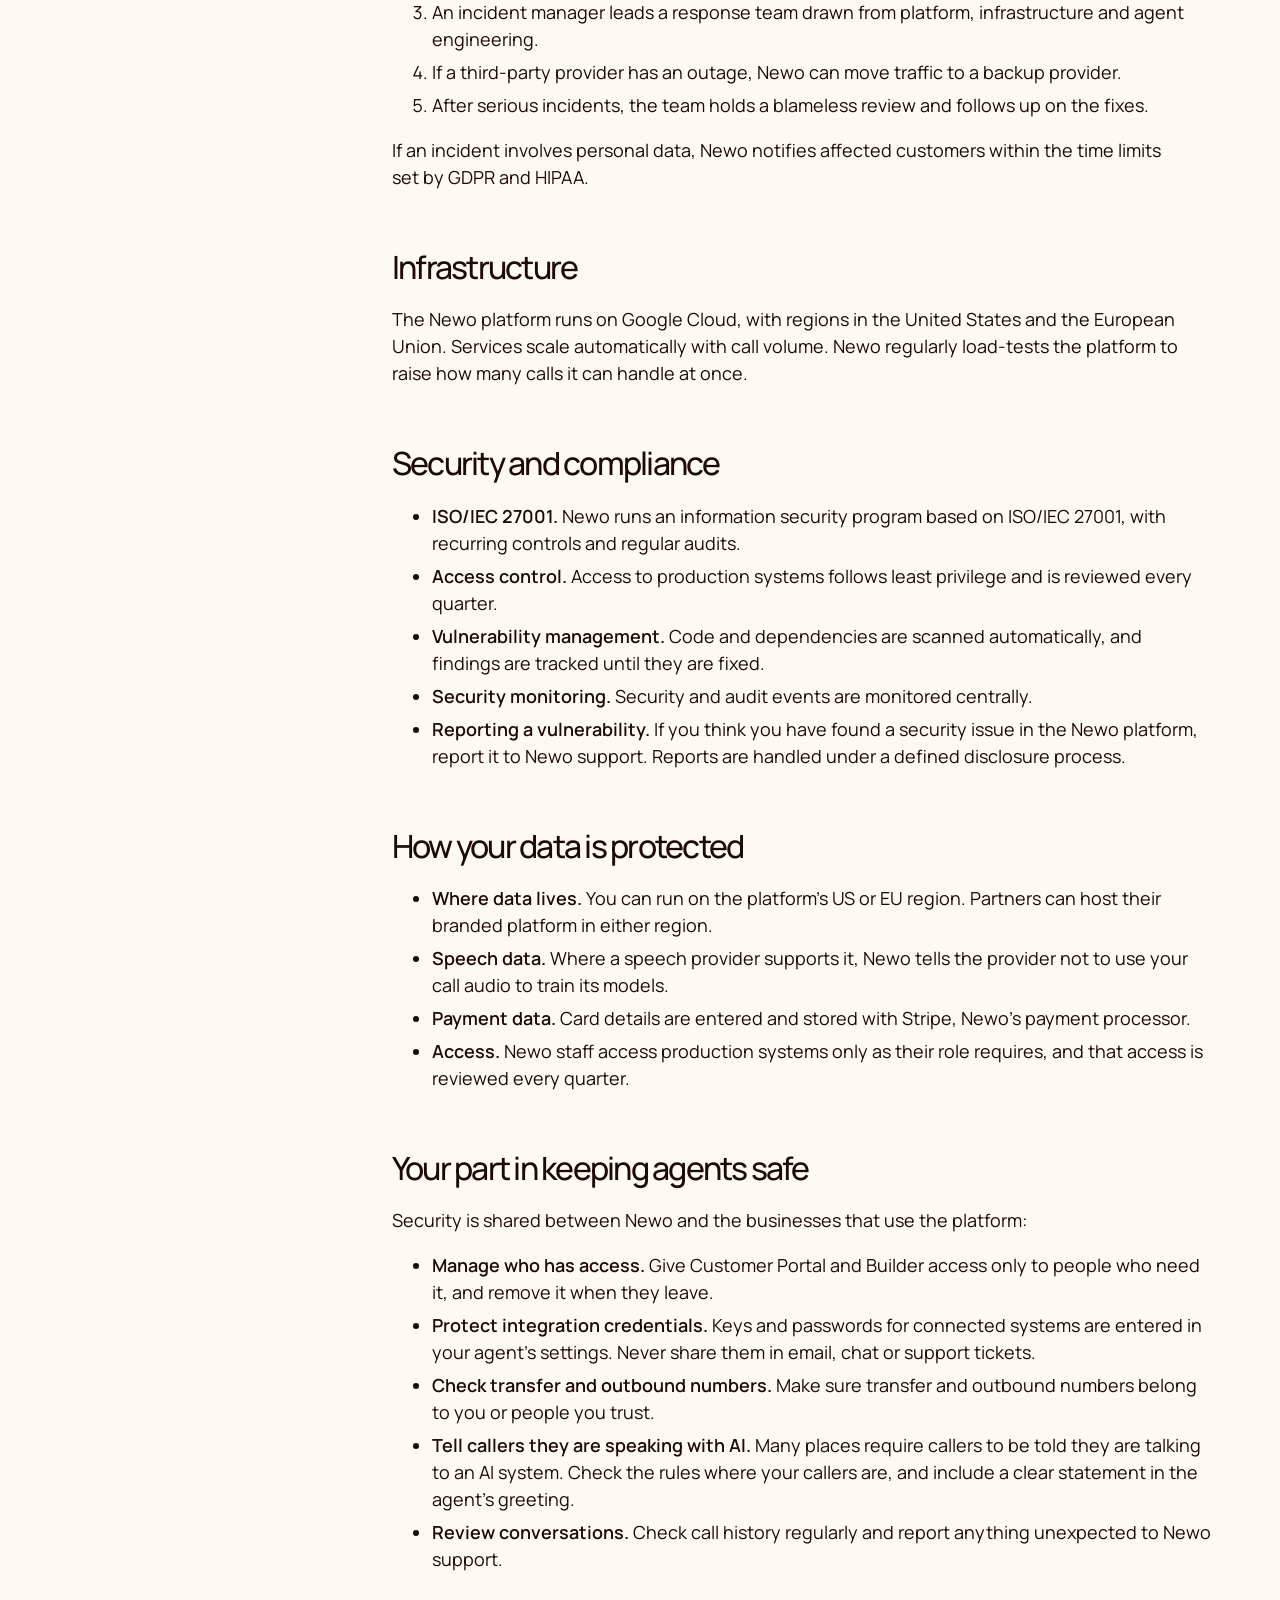
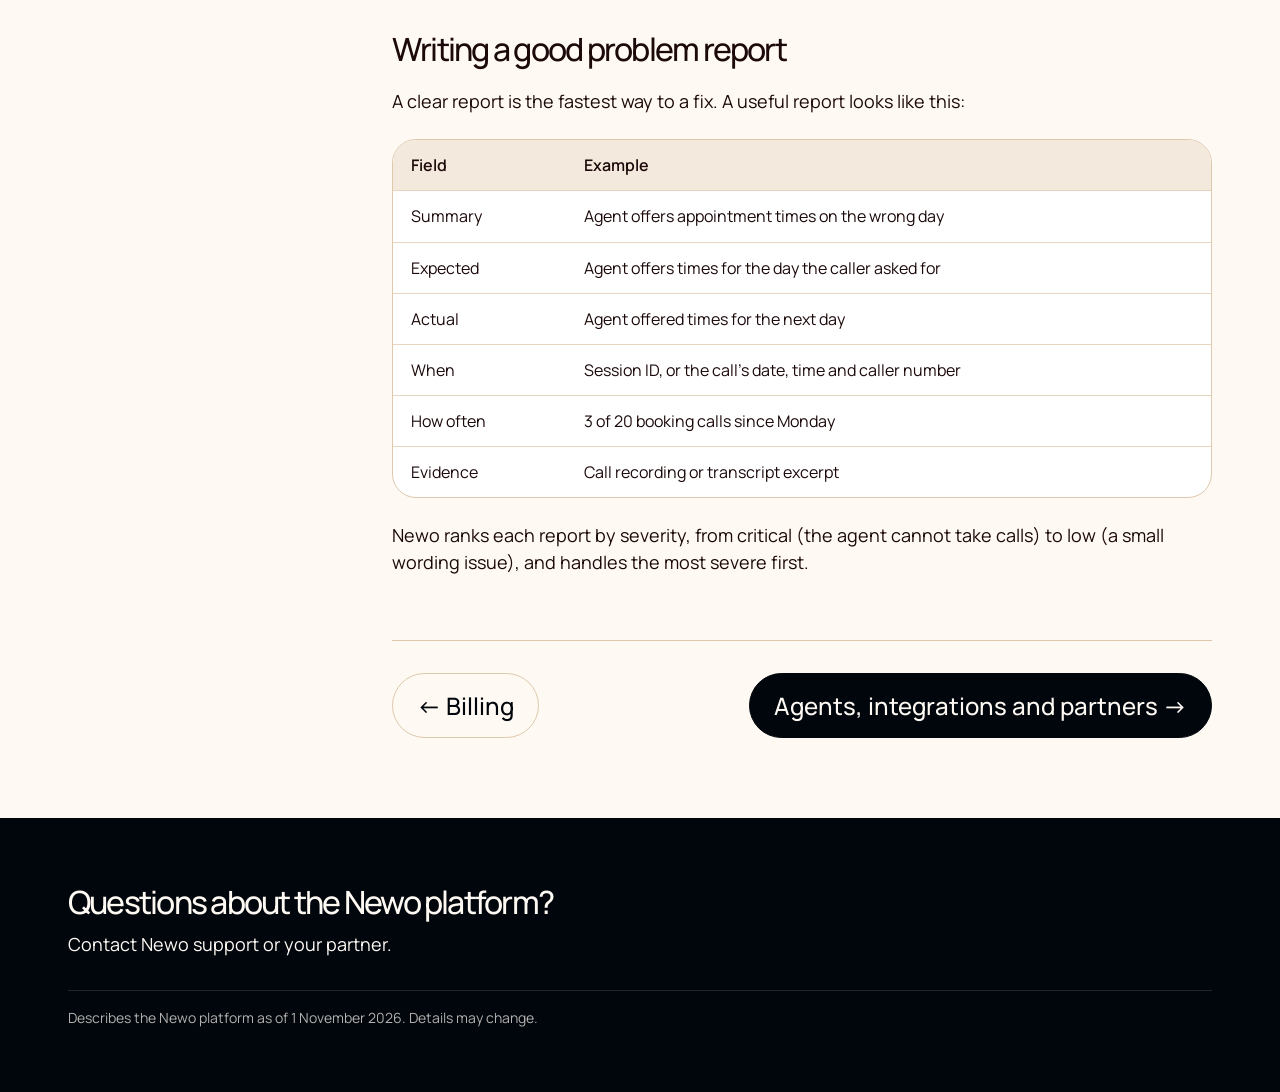
<file: docs/security.html>
<!doctype html>
<html lang="en">
<head>
<meta charset="utf-8">
<meta name="viewport" content="width=device-width, initial-scale=1">
<title>Reliability, support and security · Newo Platform Documentation</title>
<meta name="description" content="Newo watches agents in production around the clock, runs a 24/7 on-call rotation for incidents, and operates an ISO/IEC 27001 information security program.">
<meta name="robots" content="noindex, nofollow">
<link rel="icon" href="assets/newo-icon.svg" type="image/svg+xml">
<link rel="stylesheet" href="tokens.css">
<link rel="stylesheet" href="site.css">
</head>
<body>
<a class="skip" href="#main">Skip to content</a>
<header class="topnav">
  <a class="brand" href="./" aria-label="Newo docs home"><svg xmlns="http://www.w3.org/2000/svg" viewBox="0 0 856.864 218.505" fill="none" role="img" aria-label="newo" class="logo">
  
  <g transform="translate(0.425293 -8.480470)">
    <path d="M333.543 117.855V193.912H297.446V62.354H331.848V85.5649H333.374C336.255 77.9136 341.084 71.861 347.863 67.4073C354.641 62.8964 362.861 60.641 372.521 60.641C381.559 60.641 389.44 62.6394 396.162 66.6364C402.884 70.6334 408.109 76.3434 411.838 83.7663C415.566 91.1322 417.431 99.9256 417.431 110.146V193.912H381.334V116.655C381.39 108.605 379.356 102.323 375.233 97.8124C371.108 93.2445 365.431 90.9605 358.201 90.9605C353.343 90.9605 349.05 92.0171 345.321 94.1302C341.649 96.2425 338.768 99.3263 336.678 103.38C334.644 107.377 333.599 112.202 333.543 117.855Z" fill="currentColor"/>
    <path d="M487.555 196.481C474.168 196.481 462.644 193.74 452.983 188.258C443.38 182.72 435.98 174.897 430.783 164.79C425.586 154.627 422.988 142.608 422.988 128.732C422.988 115.199 425.586 103.323 430.783 93.1017C435.98 82.8812 443.296 74.9159 452.73 69.2059C462.22 63.496 473.348 60.641 486.115 60.641C494.701 60.641 502.695 62.0399 510.095 64.8378C517.551 67.5785 524.048 71.7182 529.584 77.257C535.176 82.7956 539.526 89.7618 542.633 98.155C545.74 106.492 547.294 116.256 547.294 127.447V137.469H437.392V114.857H513.315C513.315 109.604 512.185 104.95 509.925 100.896C507.665 96.8417 504.531 93.6729 500.52 91.3889C496.566 89.048 491.961 87.8775 486.708 87.8775C481.229 87.8775 476.37 89.1622 472.134 91.7315C467.954 94.2441 464.677 97.6416 462.305 101.924C459.932 106.149 458.717 110.86 458.661 116.056V137.555C458.661 144.064 459.848 149.687 462.22 154.427C464.649 159.166 468.067 162.821 472.472 165.391C476.879 167.959 482.105 169.244 488.148 169.244C492.16 169.244 495.831 168.673 499.164 167.532C502.497 166.389 505.35 164.677 507.722 162.393C510.095 160.109 511.902 157.31 513.145 153.999L546.531 156.226C544.837 164.334 541.362 171.415 536.108 177.467C530.911 183.463 524.189 188.144 515.942 191.513C507.751 194.825 498.289 196.481 487.555 196.481Z" fill="currentColor"/>
    <path d="M577.478 193.912L542.059 62.354H578.58L598.746 150.744H599.933L620.947 62.354H656.789L678.143 150.23H679.245L699.072 62.354H735.508L700.174 193.912H661.958L639.589 111.174H637.979L615.609 193.912H577.478Z" fill="currentColor"/>
    <path d="M792.38 196.481C779.218 196.481 767.836 193.654 758.232 188.002C748.685 182.292 741.314 174.355 736.116 164.191C730.919 153.97 728.32 142.122 728.32 128.646C728.32 115.057 730.919 103.18 736.116 93.0167C741.314 82.7956 748.685 74.8588 758.232 69.2059C767.836 63.496 779.218 60.641 792.38 60.641C805.542 60.641 816.897 63.496 826.443 69.2059C836.046 74.8588 843.447 82.7956 848.644 93.0167C853.841 103.18 856.439 115.057 856.439 128.646C856.439 142.122 853.841 153.97 848.644 164.191C843.447 174.355 836.046 182.292 826.443 188.002C816.897 193.654 805.542 196.481 792.38 196.481ZM792.55 168.217C798.537 168.217 803.537 166.504 807.547 163.078C811.559 159.594 814.581 154.856 816.614 148.86C818.705 142.864 819.749 136.041 819.749 128.39C819.749 120.738 818.705 113.915 816.614 107.919C814.581 101.924 811.559 97.1843 807.547 93.7018C803.537 90.2186 798.537 88.477 792.55 88.477C786.505 88.477 781.421 90.2186 777.298 93.7018C773.23 97.1843 770.151 101.924 768.061 107.919C766.028 113.915 765.011 120.738 765.011 128.39C765.011 136.041 766.028 142.864 768.061 148.86C770.151 154.856 773.23 159.594 777.298 163.078C781.421 166.504 786.505 168.217 792.55 168.217Z" fill="currentColor"/>
    <path fill-rule="evenodd" clip-rule="evenodd" d="M156.886 8.48047C196.916 25.9539 224.931 66.2152 224.931 113.091C224.931 175.992 174.483 226.985 112.253 226.985C50.0225 226.985 -0.425293 175.992 -0.425293 113.091C-0.425293 67.8669 25.6504 28.7995 63.4335 10.4118C60.7269 16.7314 59.2279 23.6984 59.2279 31.0192C59.2279 59.6952 82.2262 82.9418 110.596 82.9418C138.966 82.9418 161.964 59.6952 161.964 31.0192C161.964 23.2306 160.267 15.8426 157.228 9.21207L156.886 8.48047Z" fill="currentColor"/>
  </g>
</svg>
<span>Docs</span></a>
  <button class="menu btn btn--white btn--sm" aria-expanded="false" aria-controls="chapters">Menu</button>
  <nav id="chapters" aria-label="Chapters"><ul><li><a href="./">Overview</a></li><li><a href="getting-started.html">Getting started</a></li><li><a href="voice.html">Voice</a></li><li><a href="billing.html">Billing</a></li><li><a href="security.html" aria-current=page>Reliability & security</a></li><li><a href="agents.html">Agents & integrations</a></li><li><a href="faq.html">FAQ</a></li><li><a href="glossary.html">Glossary</a></li><li><a href="about.html">About</a></li></ul></nav>
</header>
<div class="layout">
  <aside class="toc" aria-label="On this page"><p class="t-eyebrow">On this page</p><ul><li><a href="#getting-help-with-an-agent">Getting help with an agent</a></li><li><a href="#common-problems-and-what-to-check">Common problems and what to check</a></li><li><a href="#incident-response">Incident response</a></li><li><a href="#infrastructure">Infrastructure</a></li><li><a href="#security-and-compliance">Security and compliance</a></li><li><a href="#how-your-data-is-protected">How your data is protected</a></li><li><a href="#your-part-in-keeping-agents-safe">Your part in keeping agents safe</a></li><li><a href="#writing-a-good-problem-report">Writing a good problem report</a></li></ul></aside>
  <main id="main">
    <article data-chapter="security">
      <p class="t-eyebrow">Newo Platform Documentation</p>
      <h1>Reliability, support and security</h1>
      
      <p>Newo watches agents in production around the clock, runs a 24/7 on-call rotation for incidents, and operates an ISO/IEC 27001 information security program.</p>
<h3 id="getting-help-with-an-agent"><a href="#getting-help-with-an-agent">Getting help with an agent</a></h3>
<p>Report a problem with your agent to Newo support or to your partner. Newo's customer quality and engineering teams review each report, confirm the problem and rank it by severity before it is fixed. A report is resolved fastest when it includes:</p>
<ul><li>What the agent did, and what you expected it to do</li><li>The session ID or call time, so the team can find the conversation</li><li>How often it happens, and an example if you have one</li></ul>
<p>Newo tracks each agent's health in four areas: conversation quality, business results, reliability, and operational signals such as errors.</p>
<h3 id="common-problems-and-what-to-check"><a href="#common-problems-and-what-to-check">Common problems and what to check</a></h3>
<div class="table"><table><thead><tr><th>Problem</th><th>What to check first</th></tr></thead><tbody><tr><td>Bookings fail or show the wrong times</td><td>The connection to your booking or calendar system, and the hours and services set up there</td></tr><tr><td>Reports or webhooks do not arrive</td><td>The report email address and the webhook URL in your agent's settings</td></tr><tr><td>The agent answers in the wrong language</td><td>The languages enabled for the agent, and whether callers switch language mid-call</td></tr><tr><td>Calls are not transferred</td><td>The transfer number and the rules for when the agent should escalate</td></tr><tr><td>Texts are not delivered</td><td>That SMS is enabled on the number, and that the recipient's country is supported</td></tr><tr><td>Long pauses or the agent talks over callers</td><td>Background noise on the line, and the agent's voice settings</td></tr></tbody></table></div>
<h3 id="incident-response"><a href="#incident-response">Incident response</a></h3>
<p>When something goes wrong on the platform, Newo follows a defined incident process:</p>
<ol><li>Automated monitoring and alerting watch the platform and agents' calls.</li><li>A 24/7 on-call rotation, with primary and secondary responders, takes the alert.</li><li>An incident manager leads a response team drawn from platform, infrastructure and agent engineering.</li><li>If a third-party provider has an outage, Newo can move traffic to a backup provider.</li><li>After serious incidents, the team holds a blameless review and follows up on the fixes.</li></ol>
<p>If an incident involves personal data, Newo notifies affected customers within the time limits set by GDPR and HIPAA.</p>
<h3 id="infrastructure"><a href="#infrastructure">Infrastructure</a></h3>
<p>The Newo platform runs on Google Cloud, with regions in the United States and the European Union. Services scale automatically with call volume. Newo regularly load-tests the platform to raise how many calls it can handle at once.</p>
<h3 id="security-and-compliance"><a href="#security-and-compliance">Security and compliance</a></h3>
<ul><li><strong>ISO/IEC 27001.</strong> Newo runs an information security program based on ISO/IEC 27001, with recurring controls and regular audits.</li><li><strong>Access control.</strong> Access to production systems follows least privilege and is reviewed every quarter.</li><li><strong>Vulnerability management.</strong> Code and dependencies are scanned automatically, and findings are tracked until they are fixed.</li><li><strong>Security monitoring.</strong> Security and audit events are monitored centrally.</li><li><strong>Reporting a vulnerability.</strong> If you think you have found a security issue in the Newo platform, report it to Newo support. Reports are handled under a defined disclosure process.</li></ul>
<h3 id="how-your-data-is-protected"><a href="#how-your-data-is-protected">How your data is protected</a></h3>
<ul><li><strong>Where data lives.</strong> You can run on the platform's US or EU region. Partners can host their branded platform in either region.</li><li><strong>Speech data.</strong> Where a speech provider supports it, Newo tells the provider not to use your call audio to train its models.</li><li><strong>Payment data.</strong> Card details are entered and stored with Stripe, Newo's payment processor.</li><li><strong>Access.</strong> Newo staff access production systems only as their role requires, and that access is reviewed every quarter.</li></ul>
<h3 id="your-part-in-keeping-agents-safe"><a href="#your-part-in-keeping-agents-safe">Your part in keeping agents safe</a></h3>
<p>Security is shared between Newo and the businesses that use the platform:</p>
<ul><li><strong>Manage who has access.</strong> Give Customer Portal and Builder access only to people who need it, and remove it when they leave.</li><li><strong>Protect integration credentials.</strong> Keys and passwords for connected systems are entered in your agent's settings. Never share them in email, chat or support tickets.</li><li><strong>Check transfer and outbound numbers.</strong> Make sure transfer and outbound numbers belong to you or people you trust.</li><li><strong>Tell callers they are speaking with AI.</strong> Many places require callers to be told they are talking to an AI system. Check the rules where your callers are, and include a clear statement in the agent's greeting.</li><li><strong>Review conversations.</strong> Check call history regularly and report anything unexpected to Newo support.</li></ul>
<h3 id="writing-a-good-problem-report"><a href="#writing-a-good-problem-report">Writing a good problem report</a></h3>
<p>A clear report is the fastest way to a fix. A useful report looks like this:</p>
<div class="table"><table><thead><tr><th>Field</th><th>Example</th></tr></thead><tbody><tr><td>Summary</td><td>Agent offers appointment times on the wrong day</td></tr><tr><td>Expected</td><td>Agent offers times for the day the caller asked for</td></tr><tr><td>Actual</td><td>Agent offered times for the next day</td></tr><tr><td>When</td><td>Session ID, or the call's date, time and caller number</td></tr><tr><td>How often</td><td>3 of 20 booking calls since Monday</td></tr><tr><td>Evidence</td><td>Call recording or transcript excerpt</td></tr></tbody></table></div>
<p>Newo ranks each report by severity, from critical (the agent cannot take calls) to low (a small wording issue), and handles the most severe first.</p>
    </article>
    <nav class="pager" aria-label="Chapters"><a class="btn btn--white" href="billing.html">← Billing</a><a class="btn btn--filled" href="agents.html">Agents, integrations and partners →</a></nav>
  </main>
</div>
<footer class="foot">
  <p class="foot__head">Questions about the Newo platform?</p>
  <p>Contact Newo support or your partner.</p>
  <p class="foot__meta">Describes the Newo platform as of 1 November 2026. Details may change.</p>
</footer>
<script>
const b=document.querySelector('.menu'),n=document.getElementById('chapters');
b.addEventListener('click',()=>{const o=n.classList.toggle('open');b.setAttribute('aria-expanded',o)});
</script>
</body>
</html>
</file>
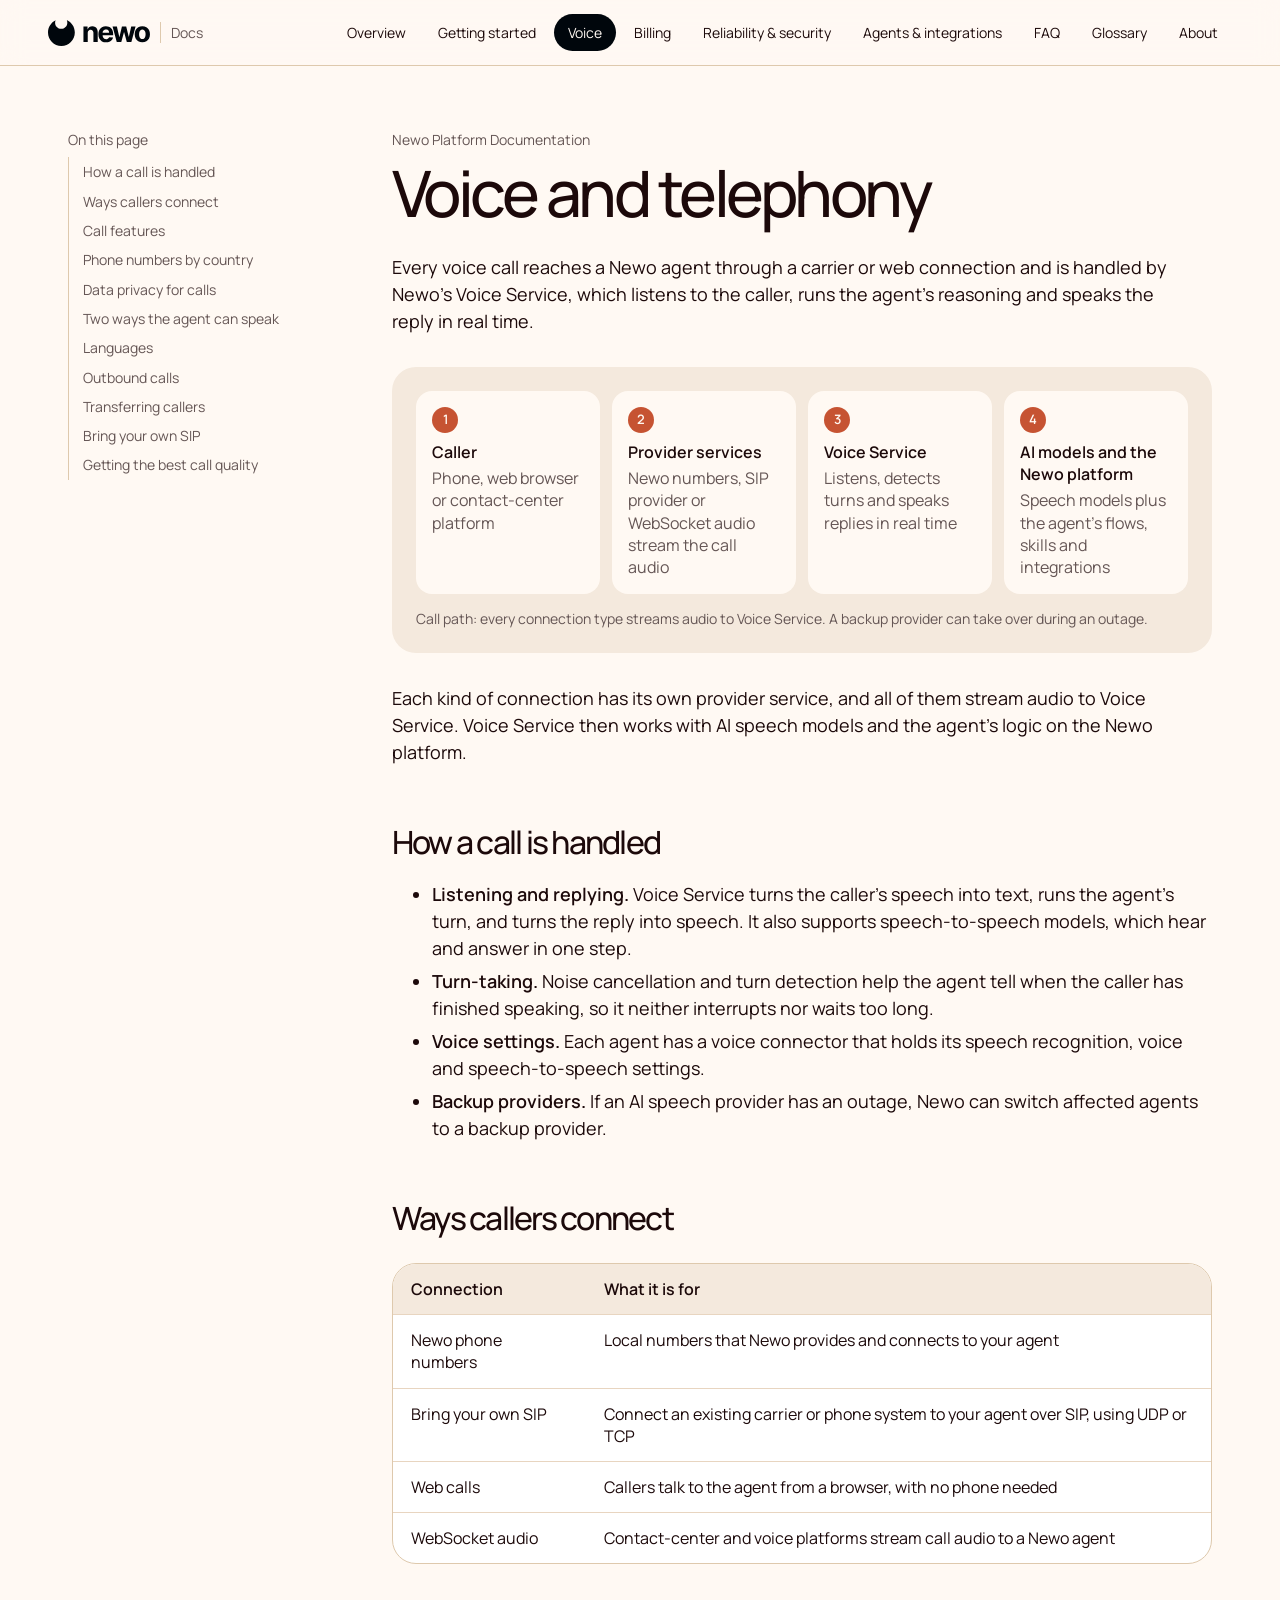
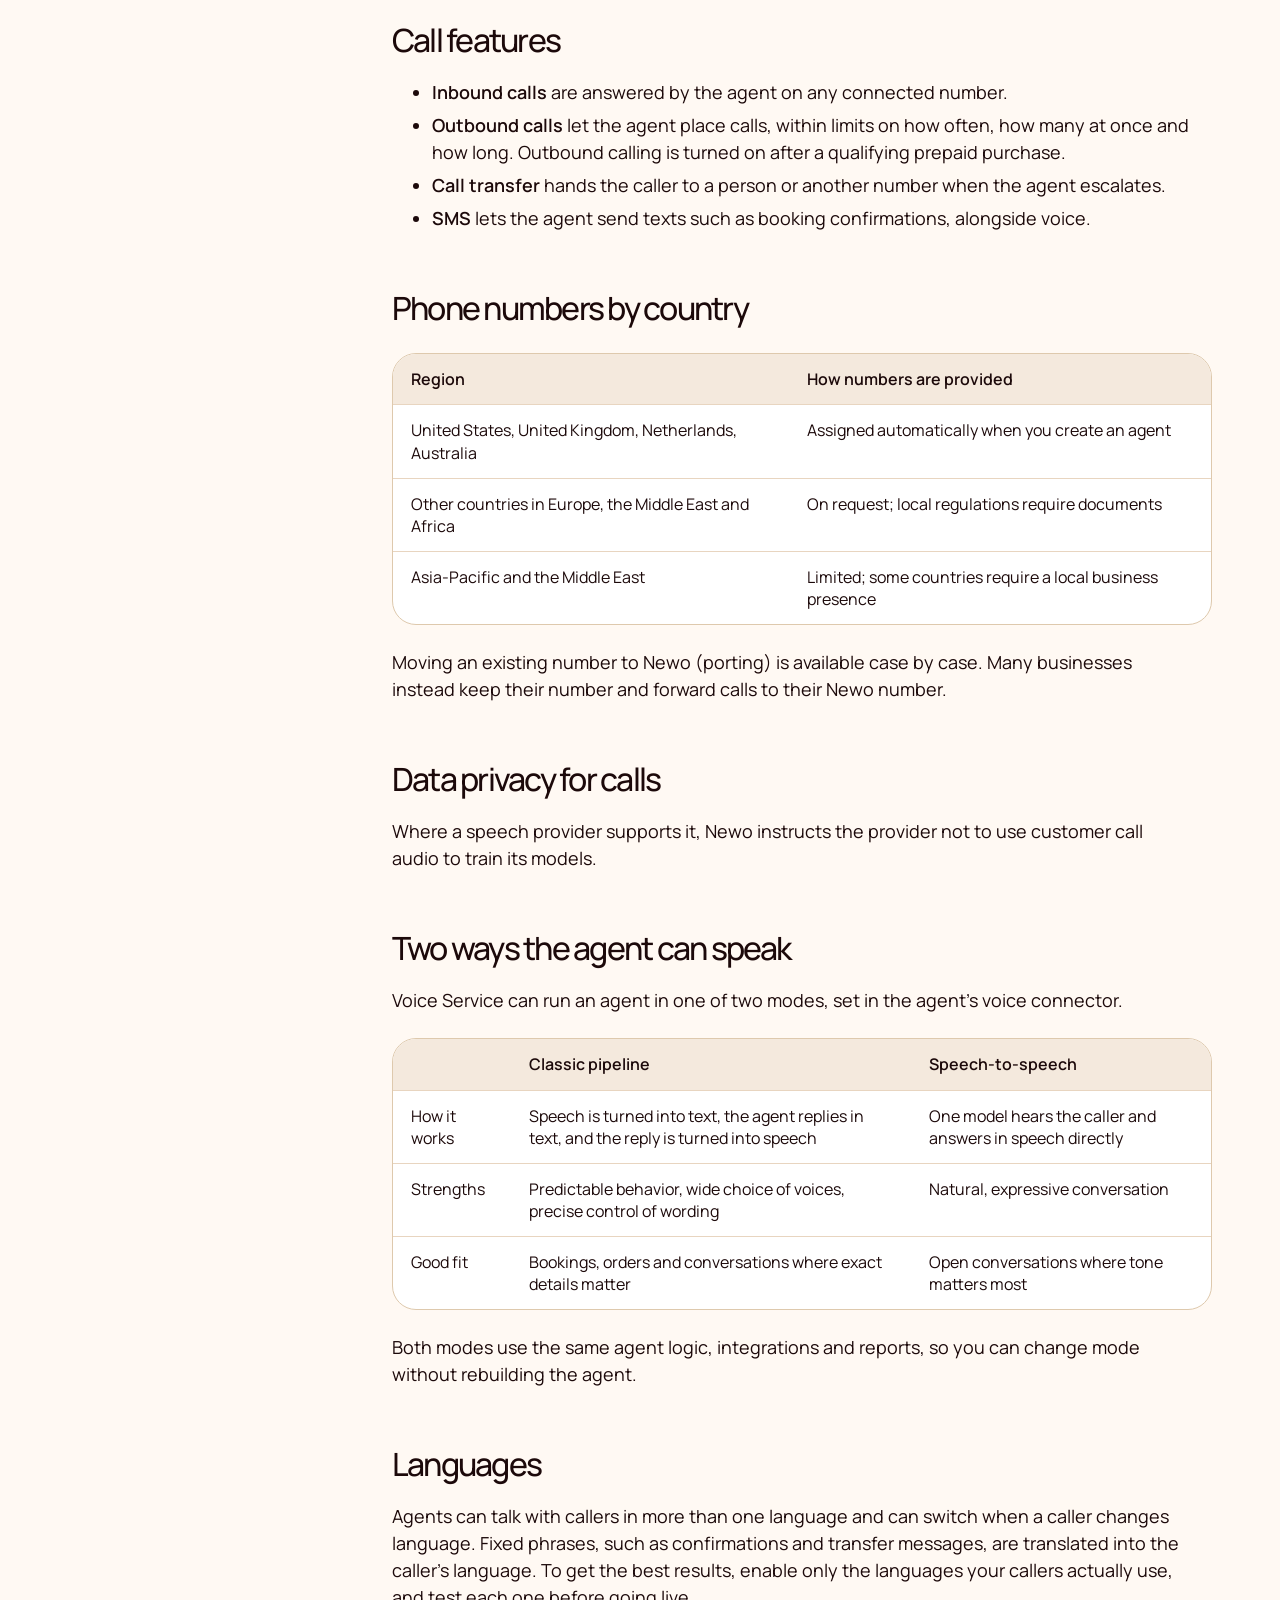
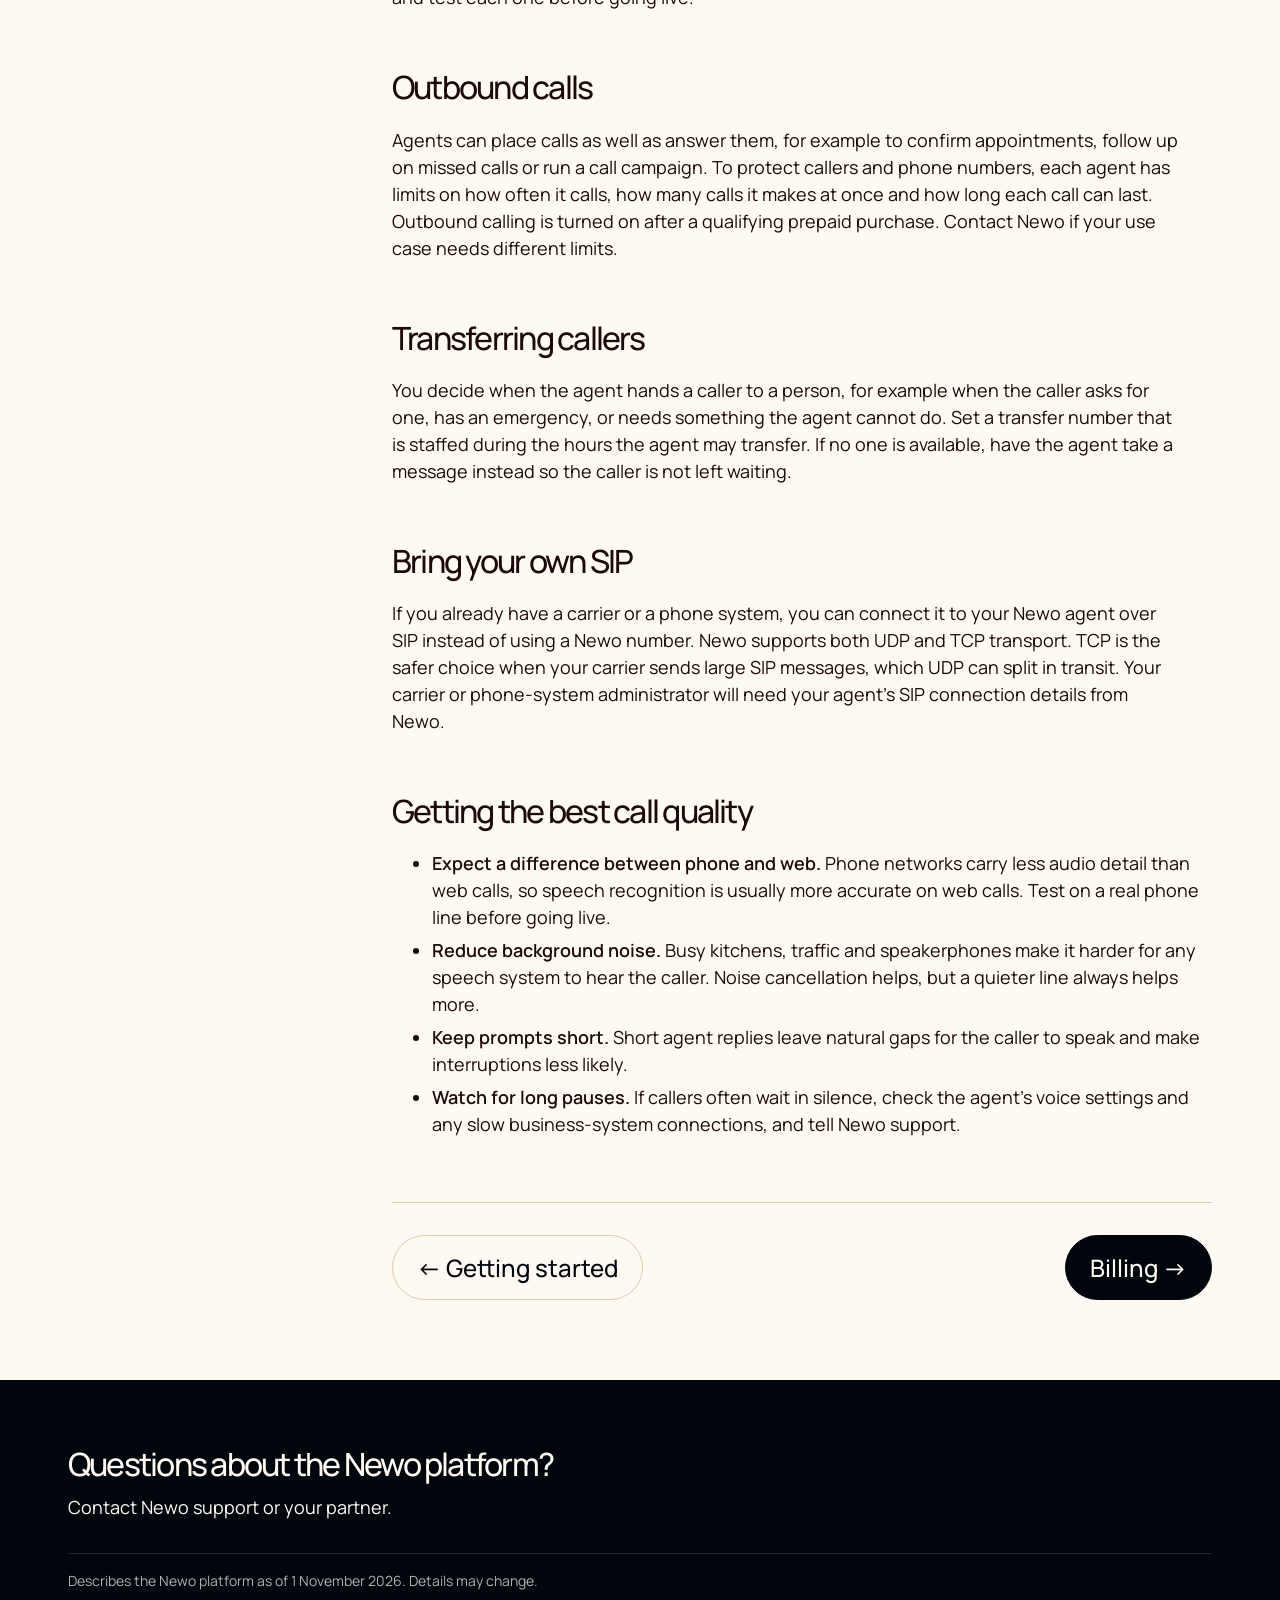
<file: docs/voice.html>
<!doctype html>
<html lang="en">
<head>
<meta charset="utf-8">
<meta name="viewport" content="width=device-width, initial-scale=1">
<title>Voice and telephony · Newo Platform Documentation</title>
<meta name="description" content="Every voice call reaches a Newo agent through a carrier or web connection and is handled by Newo&#x27;s Voice Service, which listens to the caller, runs the age">
<meta name="robots" content="noindex, nofollow">
<link rel="icon" href="assets/newo-icon.svg" type="image/svg+xml">
<link rel="stylesheet" href="tokens.css">
<link rel="stylesheet" href="site.css">
</head>
<body>
<a class="skip" href="#main">Skip to content</a>
<header class="topnav">
  <a class="brand" href="./" aria-label="Newo docs home"><svg xmlns="http://www.w3.org/2000/svg" viewBox="0 0 856.864 218.505" fill="none" role="img" aria-label="newo" class="logo">
  
  <g transform="translate(0.425293 -8.480470)">
    <path d="M333.543 117.855V193.912H297.446V62.354H331.848V85.5649H333.374C336.255 77.9136 341.084 71.861 347.863 67.4073C354.641 62.8964 362.861 60.641 372.521 60.641C381.559 60.641 389.44 62.6394 396.162 66.6364C402.884 70.6334 408.109 76.3434 411.838 83.7663C415.566 91.1322 417.431 99.9256 417.431 110.146V193.912H381.334V116.655C381.39 108.605 379.356 102.323 375.233 97.8124C371.108 93.2445 365.431 90.9605 358.201 90.9605C353.343 90.9605 349.05 92.0171 345.321 94.1302C341.649 96.2425 338.768 99.3263 336.678 103.38C334.644 107.377 333.599 112.202 333.543 117.855Z" fill="currentColor"/>
    <path d="M487.555 196.481C474.168 196.481 462.644 193.74 452.983 188.258C443.38 182.72 435.98 174.897 430.783 164.79C425.586 154.627 422.988 142.608 422.988 128.732C422.988 115.199 425.586 103.323 430.783 93.1017C435.98 82.8812 443.296 74.9159 452.73 69.2059C462.22 63.496 473.348 60.641 486.115 60.641C494.701 60.641 502.695 62.0399 510.095 64.8378C517.551 67.5785 524.048 71.7182 529.584 77.257C535.176 82.7956 539.526 89.7618 542.633 98.155C545.74 106.492 547.294 116.256 547.294 127.447V137.469H437.392V114.857H513.315C513.315 109.604 512.185 104.95 509.925 100.896C507.665 96.8417 504.531 93.6729 500.52 91.3889C496.566 89.048 491.961 87.8775 486.708 87.8775C481.229 87.8775 476.37 89.1622 472.134 91.7315C467.954 94.2441 464.677 97.6416 462.305 101.924C459.932 106.149 458.717 110.86 458.661 116.056V137.555C458.661 144.064 459.848 149.687 462.22 154.427C464.649 159.166 468.067 162.821 472.472 165.391C476.879 167.959 482.105 169.244 488.148 169.244C492.16 169.244 495.831 168.673 499.164 167.532C502.497 166.389 505.35 164.677 507.722 162.393C510.095 160.109 511.902 157.31 513.145 153.999L546.531 156.226C544.837 164.334 541.362 171.415 536.108 177.467C530.911 183.463 524.189 188.144 515.942 191.513C507.751 194.825 498.289 196.481 487.555 196.481Z" fill="currentColor"/>
    <path d="M577.478 193.912L542.059 62.354H578.58L598.746 150.744H599.933L620.947 62.354H656.789L678.143 150.23H679.245L699.072 62.354H735.508L700.174 193.912H661.958L639.589 111.174H637.979L615.609 193.912H577.478Z" fill="currentColor"/>
    <path d="M792.38 196.481C779.218 196.481 767.836 193.654 758.232 188.002C748.685 182.292 741.314 174.355 736.116 164.191C730.919 153.97 728.32 142.122 728.32 128.646C728.32 115.057 730.919 103.18 736.116 93.0167C741.314 82.7956 748.685 74.8588 758.232 69.2059C767.836 63.496 779.218 60.641 792.38 60.641C805.542 60.641 816.897 63.496 826.443 69.2059C836.046 74.8588 843.447 82.7956 848.644 93.0167C853.841 103.18 856.439 115.057 856.439 128.646C856.439 142.122 853.841 153.97 848.644 164.191C843.447 174.355 836.046 182.292 826.443 188.002C816.897 193.654 805.542 196.481 792.38 196.481ZM792.55 168.217C798.537 168.217 803.537 166.504 807.547 163.078C811.559 159.594 814.581 154.856 816.614 148.86C818.705 142.864 819.749 136.041 819.749 128.39C819.749 120.738 818.705 113.915 816.614 107.919C814.581 101.924 811.559 97.1843 807.547 93.7018C803.537 90.2186 798.537 88.477 792.55 88.477C786.505 88.477 781.421 90.2186 777.298 93.7018C773.23 97.1843 770.151 101.924 768.061 107.919C766.028 113.915 765.011 120.738 765.011 128.39C765.011 136.041 766.028 142.864 768.061 148.86C770.151 154.856 773.23 159.594 777.298 163.078C781.421 166.504 786.505 168.217 792.55 168.217Z" fill="currentColor"/>
    <path fill-rule="evenodd" clip-rule="evenodd" d="M156.886 8.48047C196.916 25.9539 224.931 66.2152 224.931 113.091C224.931 175.992 174.483 226.985 112.253 226.985C50.0225 226.985 -0.425293 175.992 -0.425293 113.091C-0.425293 67.8669 25.6504 28.7995 63.4335 10.4118C60.7269 16.7314 59.2279 23.6984 59.2279 31.0192C59.2279 59.6952 82.2262 82.9418 110.596 82.9418C138.966 82.9418 161.964 59.6952 161.964 31.0192C161.964 23.2306 160.267 15.8426 157.228 9.21207L156.886 8.48047Z" fill="currentColor"/>
  </g>
</svg>
<span>Docs</span></a>
  <button class="menu btn btn--white btn--sm" aria-expanded="false" aria-controls="chapters">Menu</button>
  <nav id="chapters" aria-label="Chapters"><ul><li><a href="./">Overview</a></li><li><a href="getting-started.html">Getting started</a></li><li><a href="voice.html" aria-current=page>Voice</a></li><li><a href="billing.html">Billing</a></li><li><a href="security.html">Reliability & security</a></li><li><a href="agents.html">Agents & integrations</a></li><li><a href="faq.html">FAQ</a></li><li><a href="glossary.html">Glossary</a></li><li><a href="about.html">About</a></li></ul></nav>
</header>
<div class="layout">
  <aside class="toc" aria-label="On this page"><p class="t-eyebrow">On this page</p><ul><li><a href="#how-a-call-is-handled">How a call is handled</a></li><li><a href="#ways-callers-connect">Ways callers connect</a></li><li><a href="#call-features">Call features</a></li><li><a href="#phone-numbers-by-country">Phone numbers by country</a></li><li><a href="#data-privacy-for-calls">Data privacy for calls</a></li><li><a href="#two-ways-the-agent-can-speak">Two ways the agent can speak</a></li><li><a href="#languages">Languages</a></li><li><a href="#outbound-calls">Outbound calls</a></li><li><a href="#transferring-callers">Transferring callers</a></li><li><a href="#bring-your-own-sip">Bring your own SIP</a></li><li><a href="#getting-the-best-call-quality">Getting the best call quality</a></li></ul></aside>
  <main id="main">
    <article data-chapter="voice">
      <p class="t-eyebrow">Newo Platform Documentation</p>
      <h1>Voice and telephony</h1>
      
      <p>Every voice call reaches a Newo agent through a carrier or web connection and is handled by Newo's Voice Service, which listens to the caller, runs the agent's reasoning and speaks the reply in real time.</p>
<figure class="flow" aria-label="How a voice call reaches a Newo agent">
<ol>
<li><strong>Caller</strong><span>Phone, web browser or contact-center platform</span></li>
<li><strong>Provider services</strong><span>Newo numbers, SIP provider or WebSocket audio stream the call audio</span></li>
<li><strong>Voice Service</strong><span>Listens, detects turns and speaks replies in real time</span></li>
<li><strong>AI models and the Newo platform</strong><span>Speech models plus the agent's flows, skills and integrations</span></li>
</ol>
<figcaption>Call path: every connection type streams audio to Voice Service. A backup provider can take over during an outage.</figcaption>
</figure>
<p>Each kind of connection has its own provider service, and all of them stream audio to Voice Service. Voice Service then works with AI speech models and the agent's logic on the Newo platform.</p>
<h3 id="how-a-call-is-handled"><a href="#how-a-call-is-handled">How a call is handled</a></h3>
<ul><li><strong>Listening and replying.</strong> Voice Service turns the caller's speech into text, runs the agent's turn, and turns the reply into speech. It also supports speech-to-speech models, which hear and answer in one step.</li><li><strong>Turn-taking.</strong> Noise cancellation and turn detection help the agent tell when the caller has finished speaking, so it neither interrupts nor waits too long.</li><li><strong>Voice settings.</strong> Each agent has a voice connector that holds its speech recognition, voice and speech-to-speech settings.</li><li><strong>Backup providers.</strong> If an AI speech provider has an outage, Newo can switch affected agents to a backup provider.</li></ul>
<h3 id="ways-callers-connect"><a href="#ways-callers-connect">Ways callers connect</a></h3>
<div class="table"><table><thead><tr><th>Connection</th><th>What it is for</th></tr></thead><tbody><tr><td>Newo phone numbers</td><td>Local numbers that Newo provides and connects to your agent</td></tr><tr><td>Bring your own SIP</td><td>Connect an existing carrier or phone system to your agent over SIP, using UDP or TCP</td></tr><tr><td>Web calls</td><td>Callers talk to the agent from a browser, with no phone needed</td></tr><tr><td>WebSocket audio</td><td>Contact-center and voice platforms stream call audio to a Newo agent</td></tr></tbody></table></div>
<h3 id="call-features"><a href="#call-features">Call features</a></h3>
<ul><li><strong>Inbound calls</strong> are answered by the agent on any connected number.</li><li><strong>Outbound calls</strong> let the agent place calls, within limits on how often, how many at once and how long. Outbound calling is turned on after a qualifying prepaid purchase.</li><li><strong>Call transfer</strong> hands the caller to a person or another number when the agent escalates.</li><li><strong>SMS</strong> lets the agent send texts such as booking confirmations, alongside voice.</li></ul>
<h3 id="phone-numbers-by-country"><a href="#phone-numbers-by-country">Phone numbers by country</a></h3>
<div class="table"><table><thead><tr><th>Region</th><th>How numbers are provided</th></tr></thead><tbody><tr><td>United States, United Kingdom, Netherlands, Australia</td><td>Assigned automatically when you create an agent</td></tr><tr><td>Other countries in Europe, the Middle East and Africa</td><td>On request; local regulations require documents</td></tr><tr><td>Asia-Pacific and the Middle East</td><td>Limited; some countries require a local business presence</td></tr></tbody></table></div>
<p>Moving an existing number to Newo (porting) is available case by case. Many businesses instead keep their number and forward calls to their Newo number.</p>
<h3 id="data-privacy-for-calls"><a href="#data-privacy-for-calls">Data privacy for calls</a></h3>
<p>Where a speech provider supports it, Newo instructs the provider not to use customer call audio to train its models.</p>
<h3 id="two-ways-the-agent-can-speak"><a href="#two-ways-the-agent-can-speak">Two ways the agent can speak</a></h3>
<p>Voice Service can run an agent in one of two modes, set in the agent's voice connector.</p>
<div class="table"><table><thead><tr><th></th><th>Classic pipeline</th><th>Speech-to-speech</th></tr></thead><tbody><tr><td>How it works</td><td>Speech is turned into text, the agent replies in text, and the reply is turned into speech</td><td>One model hears the caller and answers in speech directly</td></tr><tr><td>Strengths</td><td>Predictable behavior, wide choice of voices, precise control of wording</td><td>Natural, expressive conversation</td></tr><tr><td>Good fit</td><td>Bookings, orders and conversations where exact details matter</td><td>Open conversations where tone matters most</td></tr></tbody></table></div>
<p>Both modes use the same agent logic, integrations and reports, so you can change mode without rebuilding the agent.</p>
<h3 id="languages"><a href="#languages">Languages</a></h3>
<p>Agents can talk with callers in more than one language and can switch when a caller changes language. Fixed phrases, such as confirmations and transfer messages, are translated into the caller's language. To get the best results, enable only the languages your callers actually use, and test each one before going live.</p>
<h3 id="outbound-calls"><a href="#outbound-calls">Outbound calls</a></h3>
<p>Agents can place calls as well as answer them, for example to confirm appointments, follow up on missed calls or run a call campaign. To protect callers and phone numbers, each agent has limits on how often it calls, how many calls it makes at once and how long each call can last. Outbound calling is turned on after a qualifying prepaid purchase. Contact Newo if your use case needs different limits.</p>
<h3 id="transferring-callers"><a href="#transferring-callers">Transferring callers</a></h3>
<p>You decide when the agent hands a caller to a person, for example when the caller asks for one, has an emergency, or needs something the agent cannot do. Set a transfer number that is staffed during the hours the agent may transfer. If no one is available, have the agent take a message instead so the caller is not left waiting.</p>
<h3 id="bring-your-own-sip"><a href="#bring-your-own-sip">Bring your own SIP</a></h3>
<p>If you already have a carrier or a phone system, you can connect it to your Newo agent over SIP instead of using a Newo number. Newo supports both UDP and TCP transport. TCP is the safer choice when your carrier sends large SIP messages, which UDP can split in transit. Your carrier or phone-system administrator will need your agent's SIP connection details from Newo.</p>
<h3 id="getting-the-best-call-quality"><a href="#getting-the-best-call-quality">Getting the best call quality</a></h3>
<ul><li><strong>Expect a difference between phone and web.</strong> Phone networks carry less audio detail than web calls, so speech recognition is usually more accurate on web calls. Test on a real phone line before going live.</li><li><strong>Reduce background noise.</strong> Busy kitchens, traffic and speakerphones make it harder for any speech system to hear the caller. Noise cancellation helps, but a quieter line always helps more.</li><li><strong>Keep prompts short.</strong> Short agent replies leave natural gaps for the caller to speak and make interruptions less likely.</li><li><strong>Watch for long pauses.</strong> If callers often wait in silence, check the agent's voice settings and any slow business-system connections, and tell Newo support.</li></ul>
    </article>
    <nav class="pager" aria-label="Chapters"><a class="btn btn--white" href="getting-started.html">← Getting started</a><a class="btn btn--filled" href="billing.html">Billing →</a></nav>
  </main>
</div>
<footer class="foot">
  <p class="foot__head">Questions about the Newo platform?</p>
  <p>Contact Newo support or your partner.</p>
  <p class="foot__meta">Describes the Newo platform as of 1 November 2026. Details may change.</p>
</footer>
<script>
const b=document.querySelector('.menu'),n=document.getElementById('chapters');
b.addEventListener('click',()=>{const o=n.classList.toggle('open');b.setAttribute('aria-expanded',o)});
</script>
</body>
</html>
</file>
<file: docs/tokens.css>
/* ============================================================
   Newo Branding & Design System - Design Tokens
   The single source of truth for color, type, spacing, radii,
   motion, and component primitives across every Newo surface:
   marketing site, product UI, decks, docs, email, ads, events.
   Single source of truth. Change values here; let consumers inherit.
   ============================================================ */

/* ---------- Manrope (variable) - DISPLAY, 28px and up ----------
   One file, weight axis 200-800. Manrope ships no italic; italic
   display text falls through to General Sans Italic via the stack. */
@font-face {
  font-family: 'Manrope';
  font-style: normal;
  font-weight: 200 800;
  font-display: swap;
  src: url('fonts/Manrope-Variable.woff2') format('woff2-variations'),
       url('fonts/Manrope-Variable.woff2') format('woff2');
}

/* ---------- General Sans (variable) - BODY, UI, headings to 24px ----------
   Weight axis 200-700, with a true italic companion.
   Files are the official Fontshare woff2 builds, shipped byte-identical:
   the ITF Free Font License forbids format conversion or subsetting.
   See fonts/LICENSE-GeneralSans-FFL.txt. */
@font-face {
  font-family: 'General Sans';
  font-style: normal;
  font-weight: 200 700;
  font-display: swap;
  src: url('fonts/GeneralSans-Variable.woff2') format('woff2-variations'),
       url('fonts/GeneralSans-Variable.woff2') format('woff2');
}
@font-face {
  font-family: 'General Sans';
  font-style: italic;
  font-weight: 200 700;
  font-display: swap;
  src: url('fonts/GeneralSans-VariableItalic.woff2') format('woff2-variations'),
       url('fonts/GeneralSans-VariableItalic.woff2') format('woff2');
}

:root {
  /* ---------- Core neutrals ---------- */
  --ink:        #00060C;   /* near-black, cool - buttons, primary surfaces */
  --ink-soft:   #1C090A;   /* warm near-black - body text & headings */
  --ink-mute:   #3D1518;   /* deep oxblood - secondary dark surface */
  --paper:      #FFF9F3;   /* canvas cream - base surface */
  --bone:       #F4E9DD;   /* warm sand - card / section fill */
  --fog:        #E8D5C0;   /* warm tint - feature card translucent base */
  --silver:     #DEC9AD;   /* deep sand - hairline border */
  --pewter:     #C4BBB6;   /* warm grey - outline (derived, not in the brand pack) */
  --slate:      #796B6A;   /* warm grey - tertiary text (derived, not in the brand pack) */
  --graphite:   #655655;   /* warm grey - secondary text (derived, not in the brand pack) */

  /* ---------- Brand accents ---------- */
  --navy:       #55191C;   /* deep oxblood - feature blocks (name kept for compatibility) */
  --signal:     #C65332;   /* terracotta - primary accent, links, highlights (name kept for compatibility) */
  --signal-edge:#7A2528;   /* oxblood - stroke / hover variant */
  --orange:     #E26832;   /* sunset mid - feature highlight ("+20% more sales") */
  --amber:      #F39A45;   /* sunset amber - secondary stat color */
  --green:      #00A63E;   /* success - the brand pack has no green; kept from the previous palette */
  --green-text: #00C950;   /* small success text */
  --purple:     #2A7A8C;   /* deep teal - industry tag, segmented pill (name kept for compatibility) */


  /* ---------- Brand gradients (Newo Brand System) ---------- */
  --gradient-canvas-warm:   linear-gradient(90deg,  #FFF9F3 0%, #F4E9DD 50%, #DEC9AD 100%);
  --gradient-human-signal:  linear-gradient(135deg, #55191C 0%, #7A2528 50%, #C65332 100%);
  --gradient-brand-fusion:  linear-gradient(180deg, #FFF9F3 0%, #E8D5C0 50%, #C65332 100%);
  --gradient-sunset-glow:   linear-gradient(90deg,  #DB755C 0%, #E26832 50%, #F39A45 100%);
  --gradient-dark-signal:   linear-gradient(135deg, #1A0608 0%, #3D1518 50%, #55191C 100%);
  --gradient-warm-radiance: radial-gradient(circle at 50% 50%, #F39A45 0%, #E8D5C0 55%, #FFF9F3 100%);

  /* ---------- Semantic ---------- */
  --bg:         var(--paper);
  --surface:    var(--bone);
  --on-bg:      var(--ink-soft);
  --on-bg-mute: var(--slate);
  --border:     var(--silver);
  --border-mute:var(--fog);
  --focus-ring: 0 0 0 3px rgba(198, 83, 50, 0.32);

  /* ---------- Type families (two faces, one threshold at 28px) ----------
     Manrope carries display (28px+). General Sans carries body, UI and
     headings up to 24px, and supplies the italics Manrope does not have. */
  --font-display: 'Manrope', 'General Sans', 'Helvetica Neue', Helvetica, Arial, sans-serif;
  --font-body:    'General Sans', 'Helvetica Neue', Helvetica, Arial, sans-serif;
  --font-mono:    'General Sans', 'Helvetica Neue', Helvetica, Arial, sans-serif; /* kept var for compat */

  /* ---------- Display scale ----------
     Sizes are unchanged from the Inter-era scale. Cap-height parity
     between Inter Display (0.7275 em) and Manrope (0.7200 em) asks for
     x1.0104, and x-height parity between Inter (0.5459) and General Sans
     (0.5380) for x1.0147 - both absorbed by rounding, so 92 stays 92.

     Tracking is where the swap actually lands. Manrope sets 4.0-5.6%
     wider than Inter Display at the same size, so display tracking moves
     from -0.040em to -0.055em to hold the same rendered headline width
     (measured range -0.057..-0.066em; pulled to the looser end so tight
     pairs do not collide at 92px). General Sans sets 4-7% narrower than
     Inter, so the -0.020em on mid headings goes to 0. */
  --t-d1: 92px;   --t-d1-ls: -0.055em;  /* hero h1   - Manrope Bold 700   */
  --t-d2: 80px;   --t-d2-ls: -0.055em;  /* page hero - Manrope Medium 500 */
  --t-h1: 64px;   --t-h1-ls: -0.055em;  /* section   - Manrope Medium 500 */
  --t-h2: 48px;   --t-h2-ls: -0.055em;  /* sub-hero  - Manrope Medium 500 */
  --t-h3: 32px;   --t-h3-ls: -0.055em;  /* card head - Manrope Medium 500 */
  --t-h4: 24px;   --t-h4-ls: 0em;       /* big button / sub-section - General Sans */
  --t-h5: 22px;   --t-h5-ls: -0.010em;  /* lead intro - General Sans */
  --t-lead: 22px; --t-lead-ls: -0.010em;
  --t-body: 18px;                     /* default body */
  --t-sm: 16px;                       /* meta, caption, footer link */
  --t-xs: 14px;                       /* micro, table cells, footer */
  --t-eyebrow: 14px;                  /* eyebrow / nav link */
  --t-tag: 12px;

  /* Line heights recomputed for the new glyph extents (ascender-to-
     descender, em): Inter Display 0.9316 -> Manrope 0.9750;
     Inter 0.9355 -> General Sans 0.9110. Each value keeps the same
     visual gap between baselines as the Inter-era scale had. */
  --lh-tight:  1.09;  /* very large display (was 1.05 on Inter Display) */
  --lh-snug:   1.14;  /* h1-h2            (was 1.10) */
  --lh-card:   1.29;  /* card heads       (was 1.25) */
  --lh-body:   1.50;  /* body - computed 1.475, rounded up; never tighten body */
  --lh-meta:   1.38;  /* small ui         (was 1.40) */

  /* ---------- Spacing (8-pt cadence) ---------- */
  --s-1:  4px;
  --s-2:  8px;
  --s-3:  12px;
  --s-4:  16px;
  --s-5:  20px;
  --s-6:  24px;
  --s-7:  32px;
  --s-8:  40px;
  --s-9:  48px;
  --s-10: 64px;
  --s-11: 80px;
  --s-12: 112px;
  --s-13: 160px;

  /* ---------- Radii ---------- */
  --r-sm:  8px;     /* small chip */
  --r-md:  16px;    /* nav link cell, small panel */
  --r-lg:  24px;    /* card, feature panel - the signature radius */
  --r-xl:  32px;    /* large hero panel */
  --r-pill: 9999px; /* full pill - buttons, tags, search field */
  --r-full: 9999px;

  /* ---------- Elevation ---------- */
  --shadow-1: 0 1px 2px rgba(16,24,40,0.06), 0 1px 3px rgba(16,24,40,0.10);
  --shadow-2: 0 4px 12px rgba(0,0,0,0.06);
  --shadow-3: 0 16px 40px rgba(0,0,0,0.10);

  /* ---------- Motion ---------- */
  --ease-out: cubic-bezier(.2, .7, .2, 1);
  --t-fast: 150ms;
  --t-norm: 300ms;

  /* ---------- Layout ---------- */
  --container:        1632px;  /* wide - full marketing sections */
  --container-default: 1440px; /* default page width */
  --container-narrow:  860px;  /* article / long-form reading.
     Was 910px on Inter. General Sans is 5.4% narrower per character
     (0.4983 vs 0.5269 em average), which pushed an 18px line from
     96 to 101 characters. 910 x 0.4983/0.5269 = 861 -> 860px holds
     the original measure. */
  --gutter: 48px;
}

/* ============================================================
   Base resets used across showcase pages
   ============================================================ */
*, *::before, *::after { box-sizing: border-box; }
html, body { margin: 0; padding: 0; }
body {
  background: var(--bg);
  color: var(--on-bg);
  font-family: var(--font-body);
  font-size: var(--t-body);
  line-height: var(--lh-body);
  -webkit-font-smoothing: antialiased;
  -moz-osx-font-smoothing: grayscale;
}
img, svg { display: block; max-width: 100%; }
a { color: inherit; }

/* ============================================================
   Type primitives (.t-*)
   Display (.t-d1 .. .t-h3, 32px+): Manrope Medium 500, -0.055em.
   Hero (.t-d1): Manrope Bold 700 at 92px.
   Mid heads (.t-h4 / .t-h5) and everything below: General Sans.
   ============================================================ */
.t-d1, .t-d2, .t-h1, .t-h2, .t-h3 {
  font-family: var(--font-display);
  font-weight: 500;                 /* Medium for all heads */
  line-height: var(--lh-snug);
  margin: 0;
  color: var(--ink-soft);           /* warm #1C090A, not pure black */
  text-wrap: balance;
}
.t-h4, .t-h5 {
  font-family: var(--font-body);     /* 24px and below sits under the display threshold */
  font-weight: 500;
  line-height: var(--lh-card);
  margin: 0;
  color: var(--ink-soft);
}
.t-d1 { font-size: var(--t-d1); letter-spacing: var(--t-d1-ls); line-height: var(--lh-tight); font-weight: 700; color: var(--ink); }
.t-d2 { font-size: var(--t-d2); letter-spacing: var(--t-d2-ls); color: var(--ink); }
.t-h1 { font-size: var(--t-h1); letter-spacing: var(--t-h1-ls); color: var(--ink); }
.t-h2 { font-size: var(--t-h2); letter-spacing: var(--t-h2-ls); }
.t-h3 { font-size: var(--t-h3); letter-spacing: var(--t-h3-ls); }
.t-h4 { font-size: var(--t-h4); letter-spacing: var(--t-h4-ls); }
.t-h5 { font-size: var(--t-h5); letter-spacing: var(--t-h5-ls); line-height: 1.50; }

.t-lead   { font-size: var(--t-lead); letter-spacing: var(--t-lead-ls); line-height: var(--lh-body); margin: 0; color: var(--ink); }
.t-body   { font-size: var(--t-body); line-height: var(--lh-body); margin: 0; color: var(--ink-soft); }
.t-sm     { font-size: var(--t-sm);   line-height: var(--lh-meta); margin: 0; }
.t-xs     { font-size: var(--t-xs);   line-height: 1.3; margin: 0; }

.t-eyebrow {
  font-family: var(--font-body);
  font-size: var(--t-eyebrow);
  font-weight: 400;
  line-height: var(--lh-meta);
  margin: 0;
  color: var(--ink);
}
.t-tag {
  font-family: var(--font-body);
  font-size: var(--t-body);
  font-weight: 500;
  letter-spacing: 0;
  line-height: 1.1;
  padding: 16px;
  border-radius: var(--r-pill);
  background: var(--purple);
  color: var(--paper);
  display: inline-block;
}

/* ============================================================
   Buttons (.btn) - pill buttons (size variants)
   Three sizes: small (40h), normal (56h), header (81h)
   ============================================================ */
.btn {
  font-family: var(--font-body);
  display: inline-flex;
  align-items: center;
  justify-content: center;
  gap: 10px;
  padding: 16px 24px;
  border-radius: var(--r-pill);
  border: 1px solid var(--ink);
  background: var(--ink);
  color: var(--paper);
  text-decoration: none;
  cursor: pointer;
  font-size: 24px;
  line-height: 1.3;
  letter-spacing: 0;                 /* General Sans needs no negative tracking at 24px */
  font-weight: 500;
  transition: opacity var(--t-fast) var(--ease-out), transform var(--t-fast) var(--ease-out);
}
.btn:hover { opacity: 0.92; transform: translateY(-1px); }
.btn--filled { background: var(--ink); color: var(--paper); border-color: var(--ink); }
.btn--white  { background: var(--paper); color: var(--ink); border-color: var(--silver); }
.btn--white:hover { background: var(--bone); }
.btn--ghost  { background: transparent; color: var(--ink); border-color: var(--ink); }
.btn--ghost:hover { background: var(--ink); color: var(--paper); }
.btn--sm { padding: 8px 16px; font-size: 18px; font-weight: 400; letter-spacing: 0; line-height: 1.5; }
.btn--lg { padding: 32px 32px; font-size: 24px; }

/* ============================================================
   Inputs (.input)
   ============================================================ */
.input {
  font-family: var(--font-body);
  font-size: 17px;
  height: 56px;
  padding: 14px 24px;
  border-radius: var(--r-pill);
  border: 1px solid var(--ink);
  background: var(--paper);
  color: var(--ink);
  outline: none;
  width: 100%;
  transition: box-shadow var(--t-fast) var(--ease-out);
}
.input:focus { box-shadow: var(--focus-ring); }
.input--dark { background: var(--graphite); color: var(--paper); }
.input--dark::placeholder { color: rgba(255,255,255,0.6); }

/* ============================================================
   Cards
   ============================================================ */
.card {
  background: var(--bone);
  border-radius: var(--r-lg);
  padding: 24px;
}
.card--ink   { background: var(--ink); color: var(--paper); }
.card--bordered {
  background: transparent;
  border: 1px solid var(--pewter);
}

/* ============================================================
   Layout helpers
   ============================================================ */
.container { width: 100%; max-width: var(--container); padding: 0 var(--gutter); margin: 0 auto; }
.container--narrow { max-width: var(--container-narrow); }

.stack-1 > * + * { margin-top: var(--s-1); }
.stack-2 > * + * { margin-top: var(--s-2); }
.stack-3 > * + * { margin-top: var(--s-3); }
.stack-4 > * + * { margin-top: var(--s-4); }
.stack-5 > * + * { margin-top: var(--s-5); }
.stack-6 > * + * { margin-top: var(--s-6); }
.stack-7 > * + * { margin-top: var(--s-7); }
.stack-8 > * + * { margin-top: var(--s-8); }
</file>
<file: docs/site.css>
/* Site layer on top of tokens.css. Manrope throughout: General Sans is not redistributed here. */
:root {
  --font-display: 'Manrope', 'Helvetica Neue', Helvetica, Arial, sans-serif;
  --font-body: 'Manrope', 'Helvetica Neue', Helvetica, Arial, sans-serif;
}
* { box-sizing: border-box; }
html { scroll-padding-top: 96px; }
body {
  margin: 0; background: var(--paper); color: var(--ink-soft);
  font: 400 var(--t-body)/var(--lh-body) var(--font-body);
  -webkit-font-smoothing: antialiased;
}
a { color: var(--signal); }
a:hover { color: var(--signal-edge); }
:focus-visible { outline: none; box-shadow: var(--focus-ring); border-radius: 8px; }
.skip { position: absolute; left: -9999px; }
.skip:focus { left: 16px; top: 16px; z-index: 10; background: var(--ink); color: var(--paper); padding: 8px 16px; border-radius: 9999px; }

/* Global nav */
.topnav {
  position: sticky; top: 0; z-index: 5; display: flex; align-items: center; gap: 24px;
  padding: 14px 48px; background: rgba(255, 249, 243, .86); backdrop-filter: blur(12px);
  border-bottom: 1px solid var(--silver);
}
.brand { display: flex; align-items: center; gap: 10px; color: var(--ink); text-decoration: none; flex-shrink: 0; }
.brand .logo { height: 26px; width: auto; }
.brand span { font-size: var(--t-xs); color: var(--graphite); padding-left: 10px; border-left: 1px solid var(--silver); }
.topnav nav { margin-left: auto; }
.topnav ul { display: flex; flex-wrap: wrap; gap: 4px; list-style: none; margin: 0; padding: 0; }
.topnav nav a {
  display: block; padding: 8px 14px; border-radius: 16px; font-size: var(--t-xs);
  color: var(--ink-soft); text-decoration: none; transition: background 150ms var(--ease-out);
}
.topnav nav a:hover { background: var(--bone); }
.topnav nav a[aria-current] { background: var(--ink); color: var(--paper); border-radius: 9999px; }
.menu { display: none; margin-left: auto; }

/* Layout */
.layout { display: grid; grid-template-columns: 260px minmax(0, 860px); gap: 64px; max-width: 1240px; margin: 0 auto; padding: 64px 48px 80px; }
.toc { position: sticky; top: 96px; align-self: start; max-height: calc(100vh - 120px); overflow: auto; }
.toc ul { list-style: none; margin: 8px 0 0; padding: 0; border-left: 1px solid var(--silver); }
.toc a { display: block; padding: 5px 14px; font-size: var(--t-xs); line-height: var(--lh-meta); color: var(--graphite); text-decoration: none; }
.toc a:hover { color: var(--signal); }
.t-eyebrow { font-size: var(--t-eyebrow); color: var(--graphite); margin: 0; }

/* Article */
article h1 {
  font: 500 var(--t-h1)/var(--lh-snug) var(--font-display); letter-spacing: var(--t-h1-ls);
  margin: 8px 0 24px; color: var(--ink-soft);
}
.lead { font-size: var(--t-lead); letter-spacing: var(--t-lead-ls); color: var(--graphite); font-weight: 500; }
article h3 {
  font: 500 var(--t-h3)/var(--lh-card) var(--font-display); letter-spacing: var(--t-h3-ls);
  margin: 56px 0 16px;
}
article h3 a { color: inherit; text-decoration: none; }
article h3 a:hover::after { content: " #"; color: var(--signal); }
article p, article li { max-width: 72ch; }
article li { margin: 6px 0; }
article strong { font-weight: 600; }

.table { overflow-x: auto; margin: 24px 0; border: 1px solid var(--silver); border-radius: 24px; background: #fff; }
table { width: 100%; border-collapse: collapse; font-size: var(--t-sm); line-height: var(--lh-meta); }
th, td { text-align: left; vertical-align: top; padding: 14px 18px; border-bottom: 1px solid var(--fog); }
th { background: var(--bone); font-weight: 600; }
tr:last-child td { border-bottom: 0; }

.checklist { list-style: none; padding: 20px 24px; background: var(--bone); border-radius: 24px; }
.checklist li { display: flex; gap: 12px; align-items: flex-start; }
.box { flex: 0 0 18px; height: 18px; margin-top: 4px; border: 2px solid var(--signal); border-radius: 6px; }

/* Call path figure */
.flow { margin: 32px 0; padding: 24px; background: var(--bone); border-radius: 24px; }
.flow ol { list-style: none; margin: 0; padding: 0; display: grid; grid-template-columns: repeat(4, 1fr); gap: 12px; counter-reset: s; }
.flow li { position: relative; background: var(--paper); border-radius: 16px; padding: 16px; margin: 0; font-size: var(--t-sm); line-height: var(--lh-meta); counter-increment: s; }
.flow li::before { content: counter(s); display: inline-grid; place-items: center; width: 26px; height: 26px; border-radius: 9999px; background: var(--signal); color: var(--paper); font-size: 13px; font-weight: 600; margin-bottom: 8px; }
.flow strong { display: block; margin-bottom: 4px; }
.flow span { color: var(--graphite); }
.flow figcaption { margin-top: 14px; font-size: var(--t-xs); color: var(--graphite); }

/* Buttons (pager) */
.pager { display: flex; justify-content: space-between; gap: 16px; margin-top: 64px; padding-top: 32px; border-top: 1px solid var(--silver); }
.pager .btn { text-decoration: none; }

/* Footer */
.foot { background: var(--ink); color: var(--paper); padding: 64px 48px; }
.foot p { margin: 0 auto; max-width: 1144px; }
.foot__head { font: 500 var(--t-h3)/var(--lh-card) var(--font-display); letter-spacing: var(--t-h3-ls); margin-bottom: 8px !important; }
.foot__meta { margin-top: 32px !important; padding-top: 16px; border-top: 1px solid rgba(255, 249, 243, .18); font-size: var(--t-xs); opacity: .7; }

@media (max-width: 1100px) {
  .layout { grid-template-columns: minmax(0, 1fr); padding: 40px 16px 64px; gap: 0; }
  .toc { display: none; }
  .topnav { padding: 12px 16px; flex-wrap: wrap; }
  .menu { display: inline-flex; }
  .topnav nav { display: none; width: 100%; margin: 0; }
  .topnav nav.open { display: block; }
  .topnav ul { flex-direction: column; padding: 8px 0; }
  article h1 { font-size: 40px; }
  article h3 { font-size: 26px; margin-top: 40px; }
  .flow ol { grid-template-columns: 1fr 1fr; }
  .foot { padding: 48px 16px; }
}
@media (max-width: 560px) {
  .flow ol { grid-template-columns: 1fr; }
  .pager { flex-direction: column; }
}
@media (prefers-reduced-motion: reduce) { * { transition: none !important; } }
</file>
